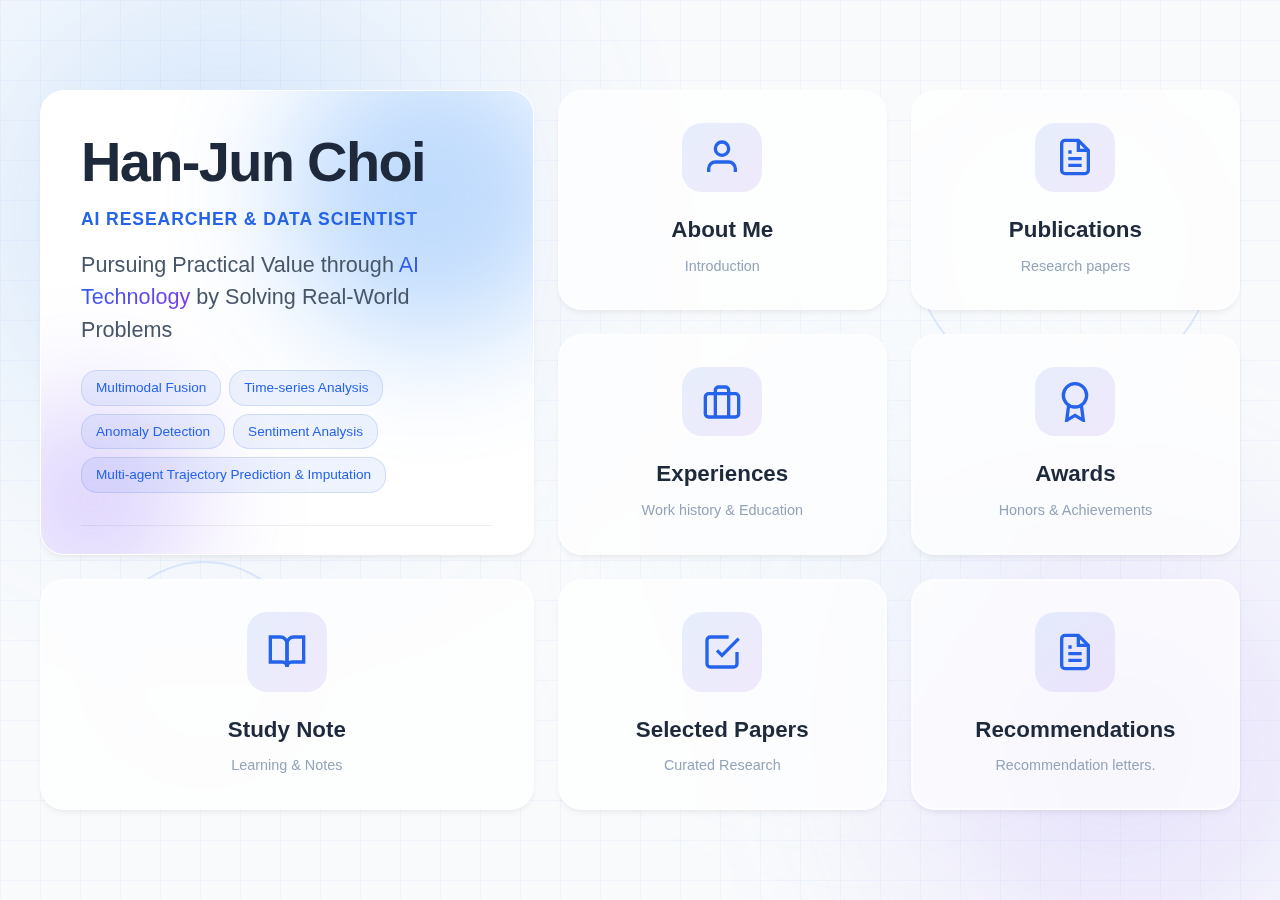
<file: index.html>
<!DOCTYPE html>
<html lang="ko">

<head>
    <meta charset="UTF-8">
    <meta name="viewport"
        content="width=device-width, initial-scale=1.0, minimum-scale=1.0, maximum-scale=1.0, user-scalable=no">
    <title>Han-Jun Choi - AI Researcher & Data Scientist</title>
    <meta name="description"
        content="AI Researcher & Data Scientist Han-Jun Choi's Portfolio. Specializing in Multimodal Sentiment Analysis and Trajectory Prediction.">

    <!-- Google Fonts -->
    <link rel="preconnect" href="https://fonts.googleapis.com">
    <link rel="preconnect" href="https://fonts.gstatic.com" crossorigin>
    <link href="https://fonts.googleapis.com/css2?family=Poppins:wght@300;400;500;600;700;800&display=swap"
        rel="stylesheet">

    <!-- Styles -->
    <link rel="stylesheet" href="css/variables.css">
    <link rel="stylesheet" href="css/style.css">
    <link rel="stylesheet" href="css/about.css">
    <link rel="stylesheet" href="css/experience.css">
    <link rel="stylesheet" href="css/publications.css">
    <link rel="stylesheet" href="css/awards.css">
    <link rel="stylesheet" href="css/selected-papers.css">
    <link rel="stylesheet" href="css/study-note.css">
    <link rel="stylesheet" href="css/recommendations.css">
</head>

<body>
    <!-- Ambient Background Animation -->
    <div class="ambient-background">
        <div class="blob blob-1"></div>
        <div class="blob blob-2"></div>
        <div class="blob blob-3"></div>
        <div class="grid-overlay"></div>
    </div>

    <!-- Dashboard View (Home) -->
    <div id="dashboard" class="dashboard-container">
        <div class="dashboard-grid">
            <!-- Hero Card (Large) -->
            <div class="card hero-card">
                <div class="card-content">

                    <h1 class="hero-name">Han-Jun Choi</h1>
                    <p class="hero-title">AI Researcher & Data Scientist</p>
                    <p class="hero-tagline">Pursuing Practical Value through <span class="gradient-text">AI
                            Technology</span> by Solving Real-World Problems </p>

                    <div class="hero-specialties">
                        <span class="specialty-tag">Multimodal Fusion</span>
                        <span class="specialty-tag">Time-series Analysis</span>
                        <span class="specialty-tag">Anomaly Detection</span>
                        <span class="specialty-tag">Sentiment Analysis</span>
                        <span class="specialty-tag">Multi-agent Trajectory Prediction & Imputation</span>
                    </div>

                    <div class="hero-stats-mini">
                        <div class="stat-mini">
                            <span class="stat-value">10+</span>
                            <span class="stat-label">Publications</span>
                        </div>
                        <div class="stat-mini">
                            <span class="stat-value">3</span>
                            <span class="stat-label">Awards</span>
                        </div>
                        <div class="stat-mini">
                            <span class="stat-value" id="career-years">2</span>
                            <span class="stat-label">CAREER</span>
                        </div>
                    </div>

                    <div class="hero-footer">
                        <p class="update-date">Updated December 2025</p>

                        <div class="social-links-enhanced">
                            <a href="mailto:hanjun_c@naver.com" class="social-link">
                                <svg width="20" height="20" viewBox="0 0 24 24" fill="none" stroke="currentColor"
                                    stroke-width="2">
                                    <path
                                        d="M4 4h16c1.1 0 2 .9 2 2v12c0 1.1-.9 2-2 2H4c-1.1 0-2-.9-2-2V6c0-1.1.9-2 2-2z">
                                    </path>
                                    <polyline points="22,6 12,13 2,6"></polyline>
                                </svg>
                                Email
                            </a>
                            <a href="https://www.linkedin.com/in/han-jun-choi" class="social-link" target="_blank"
                                rel="noopener noreferrer">
                                <svg width="20" height="20" viewBox="0 0 24 24" fill="none" stroke="currentColor"
                                    stroke-width="2">
                                    <path
                                        d="M16 8a6 6 0 0 1 6 6v7h-4v-7a2 2 0 0 0-2-2 2 2 0 0 0-2 2v7h-4v-7a6 6 0 0 1 6-6z">
                                    </path>
                                    <rect x="2" y="9" width="4" height="12"></rect>
                                    <circle cx="4" cy="4" r="2"></circle>
                                </svg>
                                LinkedIn
                            </a>
                            <a href="https://github.com/gkswns95" class="social-link" target="_blank"
                                rel="noopener noreferrer">
                                <svg width="20" height="20" viewBox="0 0 24 24" fill="none" stroke="currentColor"
                                    stroke-width="2">
                                    <path
                                        d="M9 19c-5 1.5-5-2.5-7-3m14 6v-3.87a3.37 3.37 0 0 0-.94-2.61c3.14-.35 6.44-1.54 6.44-7A5.44 5.44 0 0 0 20 4.77 5.07 5.07 0 0 0 19.91 1S18.73.65 16 2.48a13.38 13.38 0 0 0-7 0C6.27.65 5.09 1 5.09 1A5.07 5.07 0 0 0 5 4.77a5.44 5.44 0 0 0-1.5 3.78c0 5.42 3.3 6.61 6.44 7A3.37 3.37 0 0 0 9 18.13V22">
                                    </path>
                                </svg>
                                GitHub
                            </a>
                            <a href="https://sites.google.com/view/han-junchoi" class="social-link" target="_blank"
                                rel="noopener noreferrer">
                                <svg width="20" height="20" viewBox="0 0 24 24" fill="none" stroke="currentColor"
                                    stroke-width="2">
                                    <circle cx="12" cy="12" r="10"></circle>
                                    <line x1="2" y1="12" x2="22" y2="12"></line>
                                    <path
                                        d="M12 2a15.3 15.3 0 0 1 4 10 15.3 15.3 0 0 1-4 10 15.3 15.3 0 0 1-4-10 15.3 15.3 0 0 1 4-10z">
                                    </path>
                                </svg>
                                Website
                            </a>
                        </div>
                    </div>
                </div>
                <div class="card-bg-shapes">
                    <div class="shape s1"></div>
                    <div class="shape s2"></div>
                </div>
            </div>

            <!-- About Card -->
            <div class="card nav-card" data-target="about">
                <div class="card-icon-wrapper">
                    <svg class="card-icon-svg" viewBox="0 0 24 24" fill="none" stroke="currentColor" stroke-width="2">
                        <path d="M20 21v-2a4 4 0 0 0-4-4H8a4 4 0 0 0-4 4v2"></path>
                        <circle cx="12" cy="7" r="4"></circle>
                    </svg>
                </div>
                <h3>About Me</h3>
                <p>Introduction</p>
                <div class="card-decoration"></div>
            </div>

            <!-- Papers Card -->
            <div class="card nav-card" data-target="papers">
                <div class="card-icon-wrapper">
                    <svg class="card-icon-svg" viewBox="0 0 24 24" fill="none" stroke="currentColor" stroke-width="2">
                        <path d="M14 2H6a2 2 0 0 0-2 2v16a2 2 0 0 0 2 2h12a2 2 0 0 0 2-2V8z"></path>
                        <polyline points="14,2 14,8 20,8"></polyline>
                        <line x1="16" y1="13" x2="8" y2="13"></line>
                        <line x1="16" y1="17" x2="8" y2="17"></line>
                        <polyline points="10,9 9,9 8,9"></polyline>
                    </svg>
                </div>
                <h3>Publications</h3>
                <p>Research papers</p>
                <div class="card-decoration"></div>
            </div>

            <!-- Experience Card -->
            <div class="card nav-card" data-target="experience">
                <div class="card-icon-wrapper">
                    <svg class="card-icon-svg" viewBox="0 0 24 24" fill="none" stroke="currentColor" stroke-width="2">
                        <rect x="2" y="7" width="20" height="14" rx="2" ry="2"></rect>
                        <path d="M16 21V5a2 2 0 0 0-2-2h-4a2 2 0 0 0-2 2v16"></path>
                    </svg>
                </div>
                <h3>Experiences</h3>
                <p>Work history & Education</p>
                <div class="card-decoration"></div>
            </div>

            <!-- Awards Card -->
            <div class="card nav-card" data-target="awards">
                <div class="card-icon-wrapper">
                    <svg class="card-icon-svg" viewBox="0 0 24 24" fill="none" stroke="currentColor" stroke-width="2">
                        <circle cx="12" cy="8" r="7"></circle>
                        <polyline points="8.21,13.89 7,23 12,20 17,23 15.79,13.88"></polyline>
                    </svg>
                </div>
                <h3>Awards</h3>
                <p>Honors & Achievements</p>
                <div class="card-decoration"></div>
            </div>

            <!-- Study Note Card -->
            <div class="card nav-card" data-target="study-note">
                <div class="card-icon-wrapper">
                    <svg class="card-icon-svg" viewBox="0 0 24 24" fill="none" stroke="currentColor" stroke-width="2">
                        <path d="M2 3h6a4 4 0 0 1 4 4v14a3 3 0 0 0-3-3H2z"></path>
                        <path d="M22 3h-6a4 4 0 0 0-4 4v14a3 3 0 0 1 3-3h7z"></path>
                    </svg>
                </div>
                <h3>Study Note</h3>
                <p>Learning & Notes</p>
                <div class="card-decoration"></div>
            </div>

            <!-- Selected Papers Card -->
            <div class="card nav-card" data-target="selected-papers">
                <div class="card-icon-wrapper">
                    <svg class="card-icon-svg" viewBox="0 0 24 24" fill="none" stroke="currentColor" stroke-width="2">
                        <path d="M9 11l3 3L22 4"></path>
                        <path d="M21 12v7a2 2 0 0 1-2 2H5a2 2 0 0 1-2-2V5a2 2 0 0 1 2-2h11"></path>
                    </svg>
                </div>
                <h3>Selected Papers</h3>
                <p>Curated Research</p>
                <div class="card-decoration"></div>
            </div>

            <!-- Recommendations Card -->
            <div class="card nav-card" data-target="etc">
                <div class="card-icon-wrapper">
                    <svg class="card-icon-svg" viewBox="0 0 24 24" fill="none" stroke="currentColor" stroke-width="2">
                        <path d="M14 2H6a2 2 0 0 0-2 2v16a2 2 0 0 0 2 2h12a2 2 0 0 0 2-2V8z"></path>
                        <polyline points="14 2 14 8 20 8"></polyline>
                        <line x1="16" y1="13" x2="8" y2="13"></line>
                        <line x1="16" y1="17" x2="8" y2="17"></line>
                        <polyline points="10 9 9 9 8 9"></polyline>
                    </svg>
                </div>
                <h3>Recommendations</h3>
                <p>Recommendation letters.</p>
                <div class="card-decoration"></div>
            </div>
        </div>
    </div>

    <!-- Content Viewer (Hidden by default) -->
    <div id="content-viewer" class="content-viewer">
        <!-- Navigation Bar for Viewer -->
        <nav class="viewer-nav">
            <div class="container nav-container">
                <button id="back-btn" class="btn-back">
                    <span class="arrow">←</span> Home
                </button>

                <!-- Full Navigation Menu -->
                <ul class="viewer-menu">
                    <li><button class="nav-item" data-target="about">About</button></li>
                    <li><button class="nav-item" data-target="papers">Publications</button></li>
                    <li><button class="nav-item" data-target="experience">Experience</button></li>
                    <li><button class="nav-item" data-target="awards">Awards</button></li>
                    <li><button class="nav-item" data-target="study-note">Study Note</button></li>
                    <li><button class="nav-item" data-target="selected-papers">Selected Papers</button></li>
                    <li><button class="nav-item" data-target="etc">Recommendations</button></li>
                </ul>
            </div>
        </nav>

        <div class="viewer-body">
            <!-- About Section -->
            <section id="about" class="view-section">
                <div class="container">
                    <h2 class="section-title">About Me</h2>

                    <!-- Profile and Introduction -->
                    <div class="about-header">
                        <!-- Profile Image -->
                        <div class="profile-section">
                            <div class="profile-image-box">
                                <img src="images/profile.png" alt="Han-Jun Choi" class="profile-img"
                                    onerror="this.style.display='none'; this.nextElementSibling.style.display='flex'">
                                <div class="fallback-avatar">HC</div>
                            </div>
                        </div>

                        <!-- Introduction Text -->
                        <div class="intro-callout">
                            <p class="intro-text">
                                Hi, I am an AI researcher passionate about solving various practical challenges
                                encountered when deploying AI models in real-world settings. I've been working at the
                                <span style="color: #000; text-decoration: underline; font-weight: 600;">Korea
                                    Electronics Technology Institute (KETI)</span>, focusing on designing multimodal
                                fusion
                                frameworks that perform robustly under incomplete and noisy data. I received a B.S. and
                                an M.S. in Computer and Communication Engineering from Kangwon National University,
                                advised by <a href="https://sites.google.com/site/sangkikotoc/contact" target="_blank"
                                    rel="noopener noreferrer"
                                    style="color: inherit; text-decoration: underline; position: relative; z-index: 10;">Prof.
                                    Sang-Ki Ko</a>.
                            </p>
                        </div>
                    </div>

                    <!-- News Timeline -->
                    <div class="news-section">
                        <h3 class="news-heading">News & Achievements</h3>

                        <div class="timeline-container">
                            <!-- 2025 -->
                            <div class="timeline-item" data-keyword="CIKM Paper Accepted! 🎉">
                                <div class="timeline-marker">
                                    <span class="timeline-tooltip">CIKM Paper Accepted! 🎉</span>
                                </div>
                                <div class="timeline-content">
                                    <span class="timeline-date">2025.08</span>
                                    <p class="timeline-text">
                                        I am really excited to share that our short paper <strong>"Imputing Multi-Agent
                                            Trajectories from Event and Snapshot Data in Soccer"</strong> (participated
                                        as a co-author) is accepted to <span class="highlight">CIKM</span> (BK21 Top
                                        Conference).
                                    </p>
                                </div>
                            </div>

                            <div class="timeline-item" data-keyword="Best Paper Award! 🏆">
                                <div class="timeline-marker">
                                    <span class="timeline-tooltip">Best Paper Award! 🏆</span>
                                </div>
                                <div class="timeline-content">
                                    <span class="timeline-date">2025.06</span>
                                    <p class="timeline-text">
                                        The paper <strong>"Multimodal Sentiment Analysis under Incomplete Modalities
                                            with Missing Text Localization and Confidence-Aware Fusion"</strong> is
                                        accepted at KIBME and received the <span class="award">Best Paper Award!</span>
                                    </p>
                                </div>
                            </div>

                            <div class="timeline-item" data-keyword="ECML PKDD Accepted! 🎊">
                                <div class="timeline-marker">
                                    <span class="timeline-tooltip">ECML PKDD Accepted! 🎊</span>
                                </div>
                                <div class="timeline-content">
                                    <span class="timeline-date">2025.05</span>
                                    <p class="timeline-text">
                                        The paper <strong>"Trajectory Imputation in Multi-Agent Sports with
                                            Derivative-Accumulating Self-Ensemble"</strong> is accepted at <span
                                            class="highlight">ECML PKDD</span> (BK21 Top Conference).
                                    </p>
                                </div>
                            </div>

                            <!-- 2024 -->
                            <div class="timeline-item" data-keyword="HCLT Paper Published 📄">
                                <div class="timeline-marker">
                                    <span class="timeline-tooltip">HCLT Paper Published 📄</span>
                                </div>
                                <div class="timeline-content">
                                    <span class="timeline-date">2024.09</span>
                                    <p class="timeline-text">
                                        The paper <strong>"Analysis of Missing Modality Problems with Korean Multimodal
                                            Sentiment Data"</strong> is accepted at HCLT.
                                    </p>
                                </div>
                            </div>

                            <div class="timeline-item" data-keyword="KCTP Published 📝">
                                <div class="timeline-marker">
                                    <span class="timeline-tooltip">KCTP Published 📝</span>
                                </div>
                                <div class="timeline-content">
                                    <span class="timeline-date">2024.02</span>
                                    <p class="timeline-text">
                                        The paper <strong>"Transformer-Based Multi-Agent Trajectory Imputation Model
                                            using Permutation Equivariance"</strong> is published at KCTP.
                                    </p>
                                </div>
                            </div>

                            <div class="timeline-item" data-keyword="Joined KETI! 🚀">
                                <div class="timeline-marker">
                                    <span class="timeline-tooltip">Joined KETI! 🚀</span>
                                </div>
                                <div class="timeline-content">
                                    <span class="timeline-date">2024.01</span>
                                    <p class="timeline-text">
                                        I’m excited to share that I’ve started working at the <span class="highlight">AI
                                            Research
                                            Center at KETI!</span> at KETI (<span
                                            style="color: #000; text-decoration: underline; font-weight: 600;">Korea
                                            Electronics Technology Institute</span>).
                                    </p>
                                </div>
                            </div>

                            <!-- 2023 -->
                            <div class="timeline-item" data-keyword="KCC Excellence Award! 🥇">
                                <div class="timeline-marker">
                                    <span class="timeline-tooltip">KCC Excellence Award! 🥇</span>
                                </div>
                                <div class="timeline-content">
                                    <span class="timeline-date">2023.06</span>
                                    <p class="timeline-text">
                                        The paper <strong>"Deep-learning-based Multi-Agent Trajectory
                                            Imputation"</strong> is accepted at KCC. <span class="award">Excellent paper
                                            award</span>
                                    </p>
                                </div>
                            </div>

                            <div class="timeline-item" data-keyword="First KDD Paper! 🌟">
                                <div class="timeline-marker">
                                    <span class="timeline-tooltip">First KDD Paper! 🌟</span>
                                </div>
                                <div class="timeline-content">
                                    <span class="timeline-date">2023.05</span>
                                    <p class="timeline-text">
                                        Our paper <strong>"Ball trajectory inference from Multi-Agent Sports Contexts
                                            Using Set Transformer and Hierarchical Bi-LSTM"</strong> is accepted at
                                        <span class="highlight">KDD</span> (BK21 Top Conference). This is my first
                                        international publication!
                                    </p>
                                </div>
                            </div>

                            <!-- 2022 -->
                            <div class="timeline-item" data-keyword="KSC Paper Published 📚">
                                <div class="timeline-marker">
                                    <span class="timeline-tooltip">KSC Paper Published 📚</span>
                                </div>
                                <div class="timeline-content">
                                    <span class="timeline-date">2022.12</span>
                                    <p class="timeline-text">
                                        The paper <strong>"Optimal Data Generation Strategy for Training RNN-based
                                            Time-series Data Imputation Models"</strong> is published at KSC.
                                    </p>
                                </div>
                            </div>

                            <div class="timeline-item" data-keyword="KCC Paper Published 📖">
                                <div class="timeline-marker">
                                    <span class="timeline-tooltip">KCC Paper Published 📖</span>
                                </div>
                                <div class="timeline-content">
                                    <span class="timeline-date">2022.06</span>
                                    <p class="timeline-text">
                                        The paper <strong>"Comparison Study of Deep Learning-based Spatiotemporal Data
                                            Imputation Algorithms"</strong> is published at KCC.
                                    </p>
                                </div>
                            </div>

                            <div class="timeline-item" data-keyword="ICTC Paper Published 📃">
                                <div class="timeline-marker">
                                    <span class="timeline-tooltip">ICTC Paper Published 📃</span>
                                </div>
                                <div class="timeline-content">
                                    <span class="timeline-date">2022.02</span>
                                    <p class="timeline-text">
                                        The paper <strong>"Deep learning-based workout classification and repetition
                                            counting using IMU sensor data"</strong> is published at ICTC.
                                    </p>
                                </div>
                            </div>

                            <!-- 2021 -->
                            <div class="timeline-item" data-keyword="KSC Excellence Award! 🏅">
                                <div class="timeline-marker">
                                    <span class="timeline-tooltip">KSC Excellence Award! 🏅</span>
                                </div>
                                <div class="timeline-content">
                                    <span class="timeline-date">2021.12</span>
                                    <p class="timeline-text">
                                        The paper <strong>"Deep learning-based coordinate tracking algorithm for
                                            automated soccer video analysis"</strong> is accepted at KSC. <span
                                            class="award">Excellent paper award</span>
                                    </p>
                                </div>
                            </div>

                            <div class="timeline-item" data-keyword="My First Paper! 🎓">
                                <div class="timeline-marker">
                                    <span class="timeline-tooltip">My First Paper! 🎓</span>
                                </div>
                                <div class="timeline-content">
                                    <span class="timeline-date">2021.06</span>
                                    <p class="timeline-text">
                                        My first paper <strong>"Deep learning-based time-series wind speed data
                                            imputation algorithm using temperature data"</strong> is accepted at KCC!
                                    </p>
                                </div>
                            </div>
                        </div>
                    </div>
                </div>
            </section>

            <!-- Experience Section -->
            <section id="experience" class="view-section">
                <div class="container">
                    <h2 class="section-title">Work Experience & Education</h2>
                    <div class="timeline">
                        <!-- Experience Item 1 -->
                        <div class="timeline-item">
                            <div class="timeline-date">2024.01 - Present</div>
                            <div class="timeline-content">
                                <div class="timeline-text-content">
                                    <h3><a href="https://www.keti.re.kr/eng/main/main.php" target="_blank"
                                            rel="noopener noreferrer"
                                            style="color: #000; text-decoration: underline; font-weight: 700;">Korea
                                            Electronics
                                            Technology Institute (KETI)</a></h3>
                                    <ul class="timeline-list">
                                        <li><strong style="color: var(--primary);">Multimodal Sentiment
                                                Analysis</strong>
                                            <ul
                                                style="list-style-type: circle; margin-left: 20px; margin-top: 5px; margin-bottom: 10px;">
                                                <li>Conference paper submission to <span
                                                        style="text-decoration: underline;">CVPR</span> (<span
                                                        style="text-decoration: underline;">1st author</span>, under
                                                    review)</li>
                                                <li>Conference paper publication at <span
                                                        style="text-decoration: underline;">KIBME</span> (<span
                                                        style="text-decoration: underline;">1st author</span>, <span
                                                        style="text-decoration: underline;">best paper award</span>)
                                                </li>
                                                <li>Conference paper publication at <span
                                                        style="text-decoration: underline;">HCLT</span> (<span
                                                        style="text-decoration: underline;">1st author</span>, oral
                                                    presentation)
                                                </li>
                                                <li>Development of a Korean multimodal data processing pipeline (<span
                                                        style="text-decoration: underline;">SW program
                                                        registration</span>)</li>
                                            </ul>
                                        </li>
                                        <li><strong style="color: var(--primary);">Multimodal Emotion
                                                Recognition</strong>
                                            <ul
                                                style="list-style-type: circle; margin-left: 20px; margin-top: 5px; margin-bottom: 10px;">
                                                <li>Development of a multimodal emotion recognition framework</li>
                                                <li>Journal submission in preparation (SCI(E), IF: 1.7, Q3)</li>
                                            </ul>
                                        </li>
                                        <li><strong style="color: var(--primary);">Multi-object Tracking</strong>
                                            <ul
                                                style="list-style-type: circle; margin-left: 20px; margin-top: 5px; margin-bottom: 10px;">
                                                <li>Conference paper publication at <span
                                                        style="text-decoration: underline;">ECML-PKDD</span> (1st
                                                    author, <span style="text-decoration: underline;">BK21 Second-tier
                                                        conference</span>)</li>
                                                <li>Conference paper publication at <span
                                                        style="text-decoration: underline;">CIKM</span> (3rd author,
                                                    <span style="text-decoration: underline;">BK21 Top-tier
                                                        conference</span>)
                                                </li>
                                            </ul>
                                        </li>
                                        <li><strong style="color: var(--primary);">Gaze Estimation</strong>
                                            <ul
                                                style="list-style-type: circle; margin-left: 20px; margin-top: 5px; margin-bottom: 10px;">
                                                <li>Data preprocessing and label validity verification</li>
                                                <li>Reviewing key papers in gaze estimation</li>
                                            </ul>
                                        </li>
                                        <li><strong style="color: var(--primary);">MetaHuman Avatar Development</strong>
                                            <ul
                                                style="list-style-type: circle; margin-left: 20px; margin-top: 5px; margin-bottom: 10px;">
                                                <li>Construction of MetaHuman avatar data for empathetic AI chatbots
                                                </li>
                                                <li>Preprocessing of MetaHuman avatars using 3D mesh‑based tools</li>
                                            </ul>
                                        </li>
                                        <li><strong style="color: var(--primary);">Other Activities</strong>
                                            <ul
                                                style="list-style-type: circle; margin-left: 20px; margin-top: 5px; margin-bottom: 10px;">
                                                <li>ICT technology commercialization (2024 & 2025)</li>
                                                <li>Seminar presentations (4 times)</li>
                                            </ul>
                                        </li>
                                    </ul>
                                </div>
                                <div class="experience-keywords">
                                    <h4 class="keywords-title">🛠️ Tech Stack & Skills</h4>
                                    <!-- Tech Stack -->
                                    <div class="keyword-group">
                                        <span class="keyword-tag tech">Python</span>
                                        <span class="keyword-tag tech">PyTorch</span>
                                        <span class="keyword-tag tech">TensorFlow</span>
                                        <span class="keyword-tag tech">NumPy</span>
                                        <span class="keyword-tag tech">Pandas</span>
                                        <span class="keyword-tag tech">Scikit-learn</span>
                                        <span class="keyword-tag tech">Matplotlib</span>
                                        <span class="keyword-tag tech">OpenCV</span>
                                        <span class="keyword-tag tech">Librosa</span>
                                        <span class="keyword-tag tech">OpenFace</span>
                                    </div>
                                    <!-- Research Areas -->
                                    <div class="keyword-group">
                                        <span class="keyword-tag research">Multimodal Fusion</span>
                                        <span class="keyword-tag research">Emotion Recognition</span>
                                        <span class="keyword-tag research">Sentiment Analysis</span>
                                        <span class="keyword-tag research">Gaze Estimation</span>
                                        <span class="keyword-tag research">Prompt Engineering</span>
                                    </div>
                                    <!-- Frameworks -->
                                    <div class="keyword-group">
                                        <span class="keyword-tag framework">RNNs</span>
                                        <span class="keyword-tag framework">CNNs</span>
                                        <span class="keyword-tag framework">Transformer</span>
                                        <span class="keyword-tag framework">Multimodal Transformer</span>
                                        <span class="keyword-tag framework">LLMs</span>
                                        <span class="keyword-tag framework">BERT</span>
                                        <span class="keyword-tag framework">Agent</span>
                                        <span class="keyword-tag framework">Cross-modal Transformer</span>
                                    </div>
                                </div>

                            </div>
                        </div>
                        <!-- Education Item 1 -->
                        <div class="timeline-item">
                            <div class="timeline-date">M.S Degree</div>
                            <div class="timeline-content">
                                <div class="timeline-text-content">
                                    <h3><span style="text-decoration: underline;">Kangwon National University
                                            (KNU)</span>
                                    </h3>
                                    <span class="company">M.S. in Computer Information & Communication
                                        Engineering</span>
                                    <p class="gpa">GPA: 4.38 / 4.5</p>

                                    <ul class="timeline-list">
                                        <li><strong style="color: var(--primary); font-size: 1rem;">Research
                                                Topics</strong>
                                            <ul
                                                style="list-style-type: circle; margin-left: 20px; margin-top: 5px; margin-bottom: 10px;">
                                                <li>Multivariate Time-Series Analysis</li>
                                                <li>Time-Series Imputation</li>
                                                <li>Multi-Object Detection</li>
                                                <li>Multi-Object Tracking</li>
                                                <li>Multi-Object Imputation</li>
                                                <li>Sports Analytics</li>
                                            </ul>
                                        </li>
                                        <li><strong style="color: var(--primary); font-size: 1rem;">Research
                                                Papers</strong>
                                            <ul
                                                style="list-style-type: circle; margin-left: 20px; margin-top: 5px; margin-bottom: 10px;">
                                                <li>[KTCP 2024] Transformer-Based Multi-Agent Trajectory Imputation
                                                    Model using Permutation Equivariance (<span
                                                        style="text-decoration: underline;">1st author</span>, KCI
                                                    Journal)</li>
                                                <li>[KDD 2023] Ball trajectory inference from Multi-Agent Sports
                                                    Contexts Using Set Transformer and Hierarchical Bi-LSTM (2nd author,
                                                    <span style="text-decoration: underline;">BK21 Top-tier
                                                        conference</span>, oral presentation)
                                                </li>
                                                <li>[KCC 2023] Deep-learning-based Multi-Agent Trajectory Imputation
                                                    (<span style="text-decoration: underline;">1st author</span>,
                                                    domestic conference, <span style="text-decoration: underline;">best
                                                        paper award</span>)</li>
                                                <li>[KSC 2022] Comparison Study of Deep Learning-based Spatiotemporal
                                                    Data Imputation Algorithms (2nd author, domestic conference, oral
                                                    presentation)</li>
                                                <li>[ITCT 2022] Deep learning-based workout classification and
                                                    repetition counting using IMU sensor data (<span
                                                        style="text-decoration: underline;">1st author</span>, domestic
                                                    conference, oral presentation)</li>
                                                <li>[KSC 2022] Optimal Data Generation Strategy for Training RNN-based
                                                    Time-series Data Imputation Models (<span
                                                        style="text-decoration: underline;">1st author</span>, domestic
                                                    conference,
                                                    oral presentation)</li>
                                            </ul>
                                        </li>
                                        <li><strong style="color: var(--primary); font-size: 1rem;">Teaching
                                                Assistant</strong>
                                            <ul
                                                style="list-style-type: circle; margin-left: 20px; margin-top: 5px; margin-bottom: 10px;">
                                                <li>Understanding of Artificial Intelligence</li>
                                                <li>Understanding of Artificial Intelligence</li>
                                                <li>Programming Languages</li>
                                                <li>Compiler Design</li>
                                            </ul>
                                        </li>
                                    </ul>
                                </div>
                                <div class="experience-keywords">
                                    <h4 class="keywords-title">🛠️ Tech Stack & Skills</h4>
                                    <!-- Tech Stack -->
                                    <div class="keyword-group">
                                        <span class="keyword-tag tech">Python</span>
                                        <span class="keyword-tag tech">PyTorch</span>
                                        <span class="keyword-tag tech">OpenCV</span>
                                        <span class="keyword-tag tech">NumPy</span>
                                        <span class="keyword-tag tech">Pandas</span>
                                        <span class="keyword-tag tech">Scikit-learn</span>
                                        <span class="keyword-tag tech">Matplotlib</span>
                                    </div>
                                    <!-- Research Areas -->
                                    <div class="keyword-group">
                                        <span class="keyword-tag research">Timeseries Analysis</span>
                                        <span class="keyword-tag research">Sports Analytics</span>
                                        <span class="keyword-tag research">Multivariate Time Series Imputation</span>
                                        <span class="keyword-tag research">Multivariate Time Series Forecasting</span>
                                        <span class="keyword-tag research">Multi-object Detection</span>
                                        <span class="keyword-tag research">Multi-object Trajectory Tracking</span>
                                        <span class="keyword-tag research">Multi-object Trajectory Prediction</span>
                                        <span class="keyword-tag research">Sports Analytics</span>
                                    </div>
                                    <!-- Frameworks -->
                                    <div class="keyword-group">
                                        <span class="keyword-tag framework">RNNs</span>
                                        <span class="keyword-tag framework">CNNs</span>
                                        <span class="keyword-tag framework">Seq2Seq</span>
                                        <span class="keyword-tag framework">Transformer</span>
                                        <span class="keyword-tag framework">GNN</span>
                                        <span class="keyword-tag framework">VAE</span>
                                        <span class="keyword-tag framework">GAN</span>
                                        <span class="keyword-tag framework">Diffusion</span>
                                        <span class="keyword-tag framework">YOLO</span>
                                        <span class="keyword-tag framework">DETR</span>
                                        <span class="keyword-tag framework">Fast R-CNN</span>
                                        <span class="keyword-tag framework">Hungarian Algorithm</span>

                                    </div>
                                </div>

                            </div>
                        </div>
                        <!-- Education Item 2 -->
                        <div class="timeline-item">
                            <div class="timeline-date">B.S Degree</div>
                            <div class="timeline-content">
                                <div class="timeline-text-content">
                                    <h3><span style="text-decoration: underline;">Kangwon National University
                                            (KNU)</span>
                                    </h3>
                                    <span class="company">B.S. in Computer Information & Communication
                                        Engineering</span>
                                    <p class="gpa">GPA: 3.88 / 4.5</p>

                                    <ul class="timeline-list">
                                        <li><strong style="color: var(--primary); font-size: 1rem;">Research
                                                Topics</strong>
                                            <ul
                                                style="list-style-type: circle; margin-left: 20px; margin-top: 5px; margin-bottom: 10px;">
                                                <li>Multivariate Time-Series Analysis</li>
                                                <li>Time-Series Imputation</li>
                                                <li>Multi-Object Detection</li>
                                                <li>Multi-Object Tracking</li>
                                                <li>Sports Analytics</li>
                                            </ul>
                                        </li>
                                        <li><strong style="color: var(--primary); font-size: 1rem;">Research
                                                Papers</strong>
                                            <ul
                                                style="list-style-type: circle; margin-left: 20px; margin-top: 5px; margin-bottom: 10px;">
                                                <li>[KSC 2021] Deep learning–based coordinate tracking algorithm for
                                                    automated soccer video analysis (<span
                                                        style="text-decoration: underline;">1st author</span>, domestic
                                                    conference,
                                                    <span style="text-decoration: underline;">Best Paper Award</span>)
                                                </li>
                                                <li>[KSC 2021] Deep learning–based time-series wind speed data
                                                    imputation using temperature data (<span
                                                        style="text-decoration: underline;">1st author</span>, domestic
                                                    conference,
                                                    Oral Presentation)</li>
                                            </ul>
                                        </li>
                                        <li><strong style="color: var(--primary); font-size: 1rem;">Other
                                                Activities</strong>
                                            <ul
                                                style="list-style-type: circle; margin-left: 20px; margin-top: 5px; margin-bottom: 10px;">
                                                <li>Participation in the DACON AI Competition: <a
                                                        href="https://dacon.io/competitions/official/235720/overview/description"
                                                        target="_blank" rel="noopener noreferrer"
                                                        style="color: inherit; text-decoration: underline;">Solar Power
                                                        Generation Forecasting</a></li>
                                                <li>Participation in the DACON AI Competition: <a
                                                        href="https://dacon.io/competitions/official/235746/overview/description"
                                                        target="_blank" rel="noopener noreferrer"
                                                        style="color: inherit; text-decoration: underline;">AI-Based
                                                        Camera Image Quality Enhancement</a></li>
                                                <li>Participation in the Joint Hackathon for SW-University: <a
                                                        href="https://www.swuniv.kr/60/?bmode=view&idx=5785295"
                                                        target="_blank" rel="noopener noreferrer"
                                                        style="color: inherit; text-decoration: underline;">Link</a>
                                                </li>
                                                <li>Participation in the AI Grand Challenge: <a
                                                        href="https://ai-challenge.kr/" target="_blank"
                                                        rel="noopener noreferrer"
                                                        style="color: inherit; text-decoration: underline;">AI system
                                                        for mathematical problem solving</a></li>
                                                <li>Project: Developing exercise classification and counting model</li>
                                            </ul>
                                        </li>
                                        <li><strong style="color: var(--primary); font-size: 1rem;">Teaching
                                                Assistant</strong>
                                            <ul
                                                style="list-style-type: circle; margin-left: 20px; margin-top: 5px; margin-bottom: 10px;">
                                                <li>Programming Languages</li>
                                            </ul>
                                        </li>
                                    </ul>
                                </div>
                                <div class="experience-keywords">
                                    <h4 class="keywords-title">🛠️ Tech Stack & Skills</h4>
                                    <!-- Tech Stack -->
                                    <div class="keyword-group">
                                        <span class="keyword-tag tech">Python</span>
                                        <span class="keyword-tag tech">PyTorch</span>
                                        <span class="keyword-tag tech">NumPy</span>
                                        <span class="keyword-tag tech">Pandas</span>
                                        <span class="keyword-tag tech">Scikit-learn</span>
                                        <span class="keyword-tag tech">Matplotlib</span>
                                        <span class="keyword-tag tech">OpenCV</span>
                                    </div>
                                    <!-- Research Areas -->
                                    <div class="keyword-group">
                                        <span class="keyword-tag research">Time Series Analysis</span>
                                        <span class="keyword-tag research">Image Classification</span>
                                        <span class="keyword-tag research">Multivariate Time Series Imputation</span>
                                        <span class="keyword-tag research">Multi-object Tracking</span>
                                        <span class="keyword-tag research">Multi-object Detection</span>
                                        <span class="keyword-tag research">Sports Analytics</span>
                                    </div>
                                    <div class="keyword-group">
                                        <span class="keyword-tag framework">RNNs</span>
                                        <span class="keyword-tag framework">CNNs</span>
                                        <span class="keyword-tag framework">GRU</span>
                                        <span class="keyword-tag framework">Seq2Seq</span>
                                        <span class="keyword-tag framework">DETR</span>
                                        <span class="keyword-tag framework">YOLO</span>
                                        <span class="keyword-tag framework">Fast R-CNN</span>
                                    </div>
                                </div>

                            </div>
                        </div>
                    </div>
                </div>
            </section>

            <!-- Papers Section -->
            <section id="papers" class="view-section">
                <div class="container">
                    <h2 class="section-title">Research Papers</h2>

                    <!-- Legend -->
                    <div class="papers-legend">
                        <span class="legend-item"><span class="icon-equal">*</span> Equal Contribution</span>
                        <span class="legend-item"><span class="icon-award">🏆</span> Award</span>
                        <span class="legend-item"><span class="icon-key">📌</span> Key Paper</span>
                    </div>

                    <!-- Publications Timeline -->
                    <div class="publications-timeline">

                        <!-- Year 2025 -->
                        <div class="year-group">
                            <div class="year-marker">2025</div>

                            <div class="paper-item">

                                <div class="paper-content">
                                    <h3 class="paper-title">TCMR: Text Confidence-aware Missing Semantic Reconstruction
                                        for Incomplete Multimodal Sentiment Analysis</h3>
                                    <p class="paper-authors">
                                        <strong style="text-decoration: underline;">Han-Jun Choi</strong>,
                                        <span class="author-link underline">Byunggill Joe</span>,
                                        <span class="author-link underline">Saim Shin</span>,
                                        <span class="author-link underline">Jin Yea Jang</span>
                                    </p>
                                    <p class="paper-venue">[Under-review] · 2025년 11월</p>
                                </div>
                            </div>

                            <div class="paper-item">

                                <div class="paper-content">
                                    <h3 class="paper-title">Imputing Multi-Agent Trajectories from Event and Snapshot
                                        Data in Soccer</h3>
                                    <p class="paper-authors">
                                        <span class="author-link">Geonhee Jo</span>,
                                        <span class="author-link">Miru Hong</span>,
                                        <strong style="text-decoration: underline;">Han-Jun Choi</strong>,
                                        <span class="author-link">Pascal Bauer</span> and
                                        <span class="author-link">Sang-Ki Ko</span>
                                    </p>
                                    <p class="paper-venue">[CIKM] · 2025년 8월 | BK21 최우수 국제 학술대회</p>
                                </div>
                            </div>

                            <div class="paper-item has-award has-key">
                                <span class="paper-number"><span class="icon-key">📌</span></span>
                                <div class="paper-content">
                                    <h3 class="paper-title">Trajectory Imputation in Multi-Agent Sports with
                                        Derivative-Accumulating Self-Ensemble</h3>
                                    <p class="paper-authors">
                                        <strong style="text-decoration: underline;">Han-Jun Choi</strong><span
                                            class="icon-equal">*</span>,
                                        <span class="author-link underline">Hyunsung Kim</span><span
                                            class="icon-equal">*</span>,
                                        <span class="author-link underline">Minho Lee</span>,
                                        <span class="author-link underline">Minchul Jeong</span>,
                                        <span class="author-link underline">Chang-Jo Kim</span>,
                                        <span class="author-link underline">Jinsung Yoon</span>,
                                        <span class="author-link underline">Sang-Ki Ko</span>
                                    </p>
                                    <p class="paper-venue">[ECML PKDD] · 2025년 6월 29일 | BK21 우수 국제 학술대회</p>
                                </div>
                            </div>

                            <div class="paper-item has-award">
                                <span class="paper-number"><span class="icon-award">🏆</span></span>
                                <div class="paper-content">
                                    <h3 class="paper-title">Multimodal Sentiment Analysis under Incomplete Modalities
                                        with Missing Text Localization and Confidence Aware Fusion</h3>
                                    <p class="paper-authors">
                                        <strong style="text-decoration: underline;">Han-Jun Choi</strong>,
                                        <span class="author-link underline">Byunggill Joe</span>,
                                        <span class="author-link underline">Jin Yea Jang</span> | 최우수 논문상 <span
                                            class="icon-award">🏆</span>
                                    </p>
                                    <p class="paper-venue">[KIBME] · 2025년 2월 29일</p>
                                </div>
                            </div>
                        </div>

                        <!-- Year 2024 -->
                        <div class="year-group">
                            <div class="year-marker">2024</div>

                            <div class="paper-item">

                                <div class="paper-content">
                                    <h3 class="paper-title">Analysis of Missing Modality Problems with Korean Multimodal
                                        Sentiment Data</h3>
                                    <p class="paper-authors">
                                        <strong style="text-decoration: underline;">Han-Jun Choi</strong>,
                                        <span class="author-link underline">Saim Shin</span>,
                                        <span class="author-link underline">Jin Yea Jang</span>
                                    </p>
                                    <p class="paper-venue">[HCLT] · 2024년 10월 17일</p>
                                </div>
                            </div>

                            <div class="paper-item">

                                <div class="paper-content">
                                    <h3 class="paper-title">Transformer-Based Multi-Agent Trajectory Imputation Model
                                        using Permutation Equivariance</h3>
                                    <p class="paper-authors">
                                        <strong style="text-decoration: underline;">Han-Jun Choi</strong>,
                                        <span class="author-link underline">Hyun-Woo Park</span>,
                                        <span class="author-link underline">Sang-Ki Ko</span>
                                    </p>
                                    <p class="paper-venue">[KTCP] · 2024년 2월 1일</p>
                                </div>
                            </div>
                        </div>

                        <!-- Year 2023 -->
                        <div class="year-group">
                            <div class="year-marker">2023</div>

                            <div class="paper-item has-award has-key">
                                <span class="paper-number"><span class="icon-key">📌</span></span>
                                <div class="paper-content">
                                    <h3 class="paper-title">Ball trajectory inference from Multi-Agent Sports Contexts
                                        Using Set Transformer and Hierarchical Bi-LSTM</h3>
                                    <p class="paper-authors">
                                        <span class="author-link underline">Hyunsung Kim</span>,
                                        <strong style="text-decoration: underline;">Han-Jun Choi</strong>,
                                        <span class="author-link underline">Chang-Jo Kim</span>,
                                        <span class="author-link underline">Jinsung Yoon</span>,
                                        <span class="author-link underline">Sang-Ki Ko</span>
                                    </p>
                                    <p class="paper-venue">[KDD] · 2023년 8월 6일 | BK21 최우수 국제 학술대회</p>
                                </div>
                            </div>

                            <div class="paper-item has-award">
                                <span class="paper-number"><span class="icon-award">🏆</span></span>
                                <div class="paper-content">
                                    <h3 class="paper-title">Deep-learning-based Multi-Agent Trajectory Imputation</h3>
                                    <p class="paper-authors">
                                        <strong style="text-decoration: underline;">Han-Jun Choi</strong>,
                                        <span class="author-link underline">Hyun-Woo Park</span>,
                                        <span class="author-link underline">Sang-Ki Ko</span>
                                    </p>
                                    <p class="paper-venue">[KCC] · 2023년 6월 / 우수발표 논문상 <span
                                            class="icon-award">🏆</span></p>
                                </div>
                            </div>
                        </div>

                        <!-- Year 2022 -->
                        <div class="year-group">
                            <div class="year-marker">2022</div>



                            <div class="paper-item">

                                <div class="paper-content">
                                    <h3 class="paper-title">Comparison Study of Deep Learning-based Spatiotemporal Data
                                        Imputation Algorithms</h3>
                                    <p class="paper-authors">
                                        <span class="author-link underline">Park Hyun Woo</span>,
                                        <strong style="text-decoration: underline;">Han-Jun Choi</strong>,
                                        <span class="author-link underline">Sang-Ki Ko</span>
                                    </p>
                                    <p class="paper-venue">[KSC] · 2022년 6월 30일</p>
                                </div>
                            </div>

                            <div class="paper-item">

                                <div class="paper-content">
                                    <h3 class="paper-title">Deep learning-based workout classification and repetition
                                        counting using IMU sensor data</h3>
                                    <p class="paper-authors">
                                        <strong style="text-decoration: underline;">Han-Jun Choi</strong>,
                                        <span class="author-link underline">Min Gi Jeon</span>,
                                        <span class="author-link underline">Su-Hyeon Kim</span>,
                                        <span class="author-link underline">Sang-Ki Ko</span>,
                                        <span class="author-link underline">Hal-Gyun Jeong</span>
                                    </p>
                                    <p class="paper-venue">[ITCT] · 2022년 2월 9일</p>
                                </div>
                            </div>

                            <div class="paper-item">

                                <div class="paper-content">
                                    <h3 class="paper-title">Optimal Data Generation Strategy for Training RNN-based
                                        Time-series Data Imputation Models</h3>
                                    <p class="paper-authors">
                                        <strong style="text-decoration: underline;">Han-Jun Choi</strong>,
                                        <span class="author-link underline">Park Hyun Woo</span>,
                                        <span class="author-link underline">Sang-Ki Ko</span>
                                    </p>
                                    <p class="paper-venue">[KSC] · 2022년 1월 19일</p>
                                </div>
                            </div>
                        </div>

                        <!-- Year 2021 -->
                        <div class="year-group">
                            <div class="year-marker">2021</div>

                            <div class="paper-item has-award">
                                <span class="paper-number"><span class="icon-award">🏆</span></span>
                                <div class="paper-content">
                                    <h3 class="paper-title">Deep learning-based coordinate tracking algorithm for
                                        automated soccer video analysis</h3>
                                    <p class="paper-authors">
                                        <strong style="text-decoration: underline;">Han-Jun Choi</strong>,
                                        <span class="author-link underline">Hyun-Woo Park</span>,
                                        <span class="author-link underline">Hyun-Sung Kim</span>,
                                        <span class="author-link underline">Dong-Wook Chung</span>,
                                        <span class="author-link underline">Jongeun Chung</span>,
                                        <span class="author-link underline">Sang-Ki ko</span> and
                                        <span class="author-link underline">Jongeun Chung</span>
                                    </p>
                                    <p class="paper-venue">[KSC] · 2021년 12월 20일 / 우수 논문상 수상 <span
                                            class="icon-award">🏆</span></p>
                                </div>
                            </div>

                            <div class="paper-item">

                                <div class="paper-content">
                                    <h3 class="paper-title">Deep learning-based time-series wind speed data imputation
                                        algorithm using temperature data</h3>
                                    <p class="paper-authors">
                                        <strong style="text-decoration: underline;">Han-Jun Choi</strong>,
                                        <span class="author-link underline">Sang-Ki Ko</span>, and
                                        <span class="author-link underline">Jongwoon Lim</span>
                                    </p>
                                    <p class="paper-venue">[KSC] · 2021년 6월 23일</p>
                                </div>
                            </div>
                        </div>

                    </div>
                </div>
            </section>

            <!-- Awards Section -->
            <section id="awards" class="view-section">
                <div class="container">
                    <h2 class="section-title">Awards</h2>

                    <!-- Awards Timeline -->
                    <div class="awards-timeline">

                        <!-- Year 2025 -->
                        <div class="award-year-group">
                            <div class="award-year-marker">2025</div>

                            <div class="award-item best">
                                <div class="award-badge">
                                    <svg class="award-medal" viewBox="0 0 24 24" fill="none">
                                        <circle cx="12" cy="9" r="7" fill="#FFD700" stroke="#FFA500"
                                            stroke-width="1.5" />
                                        <path d="M8 14L7 23L12 20L17 23L16 14" fill="#FFD700" stroke="#FFA500"
                                            stroke-width="1.5" />
                                        <circle cx="12" cy="9" r="4" fill="#FFF8DC" />
                                    </svg>
                                </div>
                                <div class="award-details">
                                    <div class="award-header">
                                        <h3 class="award-title">Best Paper Award</h3>
                                        <span class="award-rank gold">1st Place</span>
                                    </div>
                                    <p class="award-organization">KIBME 2025 (Korean Institute of Broadcast and Media
                                        Engineers)</p>
                                    <p class="award-paper">Multimodal Sentiment Analysis under Incomplete Modalities
                                        with Missing Text Localization and Confidence Aware Fusion</p>
                                    <p class="award-date">February 29, 2025</p>
                                </div>
                            </div>
                        </div>

                        <!-- Year 2023 -->
                        <div class="award-year-group">
                            <div class="award-year-marker">2023</div>

                            <div class="award-item excellent">
                                <div class="award-badge">
                                    <svg class="award-medal" viewBox="0 0 24 24" fill="none">
                                        <circle cx="12" cy="9" r="7" fill="#E8E8E8" stroke="#D5D5D5"
                                            stroke-width="1.5" />
                                        <path d="M8 14L7 23L12 20L17 23L16 14" fill="#E8E8E8" stroke="#D5D5D5"
                                            stroke-width="1.5" />
                                        <circle cx="12" cy="9" r="4" fill="#F5F5F5" />
                                    </svg>
                                </div>
                                <div class="award-details">
                                    <div class="award-header">
                                        <h3 class="award-title">Excellent Paper Award</h3>
                                        <span class="award-rank silver">Outstanding</span>
                                    </div>
                                    <p class="award-organization">KCC 2023 (Korea Computer Congress)</p>
                                    <p class="award-paper">Deep-learning-based Multi-Agent Trajectory Imputation</p>
                                    <p class="award-date">June 30, 2023</p>
                                </div>
                            </div>
                        </div>

                        <!-- Year 2021 -->
                        <div class="award-year-excellent">
                            <div class="award-year-marker">2021</div>

                            <div class="award-item excellent">
                                <div class="award-badge">
                                    <svg class="award-medal" viewBox="0 0 24 24" fill="none">
                                        <circle cx="12" cy="9" r="7" fill="#E8E8E8" stroke="#D5D5D5"
                                            stroke-width="1.5" />
                                        <path d="M8 14L7 23L12 20L17 23L16 14" fill="#E8E8E8" stroke="#D5D5D5"
                                            stroke-width="1.5" />
                                        <circle cx="12" cy="9" r="4" fill="#F5F5F5" />
                                    </svg>
                                </div>
                                <div class="award-details">
                                    <div class="award-header">
                                        <h3 class="award-title">Excellent Paper Award</h3>
                                        <span class="award-rank silver">Outstanding</span>
                                    </div>
                                    <p class="award-organization">KSC 2021 (Korea Software Congress)</p>
                                    <p class="award-paper">Deep learning-based coordinate tracking algorithm for
                                        automated soccer video analysis</p>
                                    <p class="award-date">December 20, 2021</p>
                                </div>
                            </div>
                        </div>
                    </div>
            </section>

            <!-- Study Note Section -->
            <section id="study-note" class="view-section">
                <div class="container">
                    <h2 class="section-title">Study Note</h2>

                    <div class="study-note-banner-container">
                        <a href="https://www.notion.so/hj-ai-engineer/HJ-s-Study-note-289fae49895480d9bafac9fdf69a0194"
                            target="_blank" rel="noopener noreferrer" class="study-note-banner-link">
                            <div class="study-note-banner">
                                <img src="images/study-note-banner.png" alt="HJ's Study Note" class="banner-image">
                                <div class="banner-overlay">
                                    <div class="banner-content">
                                        <svg width="48" height="48" viewBox="0 0 24 24" fill="none" stroke="white"
                                            stroke-width="2" class="click-icon">
                                            <path d="M15 3h6v6M9 21H3v-6M21 3l-7 7M3 21l7-7"></path>
                                        </svg>
                                        <p class="banner-text">Click to visit HJ's Study Note on Notion</p>
                                        <p class="banner-subtext">Deep Learning, Coding Study, and more →</p>
                                    </div>
                                </div>
                            </div>
                        </a>
                    </div>
                </div>
            </section>

            <!-- Selected Papers Section -->
            <section id="selected-papers" class="view-section">
                <div class="container">
                    <h2 class="section-title">Selected Papers</h2>

                    <div class="selected-papers-grid">
                        <!-- Paper TCMR -->
                        <div class="paper-card" data-id="paper-tcmr" data-preview="images/TCMR_framework.png">
                            <span class="paper-card-venue">Under-review</span>
                            <h3 class="paper-card-title">TCMR: Text Confidence-aware Missing Semantic Reconstruction for
                                Incomplete Multimodal Sentiment Analysis</h3>
                            <p class="paper-card-authors">Han-Jun Choi, Byunggill Joe, Saim Shin, Jin Yea Jang</p>

                            <div class="paper-card-footer">
                                <button class="view-details-btn">
                                    View Project
                                    <svg width="16" height="16" viewBox="0 0 24 24" fill="none" stroke="currentColor"
                                        stroke-width="2">
                                        <path d="M5 12h14M12 5l7 7-7 7" />
                                    </svg>
                                </button>
                            </div>

                            <div class="paper-details-content" style="display: none;">
                                <div class="detail-abstract" data-lang="ko">
                                    <h4
                                        style="font-weight: 700; margin-bottom: 12px; color: var(--primary); display: flex; align-items: center; gap: 8px;">
                                        <svg width="20" height="20" viewBox="0 0 24 24" fill="none"
                                            stroke="currentColor" stroke-width="2">
                                            <circle cx="12" cy="12" r="10"></circle>
                                            <path d="M12 6v6l4 2"></path>
                                        </svg>
                                        주요 목표
                                    </h4>
                                    <p>데이터 수집 과정에서 발생하는 결측치/노이즈에 강건한 신뢰도 기반 텍스트 중심의 멀티모달 감정 분석 프레임워크(Text-centric
                                        Multimodal Sentiment Analysis Framework) 구현</p>

                                    <h4
                                        style="font-weight: 700; margin: 20px 0 12px; color: var(--primary); display: flex; align-items: center; gap: 8px;">
                                        <svg width="20" height="20" viewBox="0 0 24 24" fill="none"
                                            stroke="currentColor" stroke-width="2">
                                            <polyline points="22 12 18 12 15 21 9 3 6 12 2 12"></polyline>
                                        </svg>
                                        핵심 기여
                                    </h4>
                                    <ol style="padding-left: 20px; line-height: 1.8;">
                                        <li style="margin-bottom: 10px;"><strong>Text Confidence Estimation (TCE) 모듈
                                                제안</strong>
                                            <ul
                                                style="list-style-type: circle; padding-left: 20px; margin-top: 5px; color: #555; word-break: keep-all;">
                                                <li>불완전 텍스트 입력 내에 남아있는 감정 관련 의미 정보(Sentiment-relevant semantic
                                                    information)의 보존 정도를 정량화하기 위한 신뢰도 정의 및 Confidence Network 제안</li>
                                                <li>단순 결측률에 의존하여 정보량을 판단하던 기존 연구와 달리, 핵심 감정 토큰의 유무를 반영하여 Semantic
                                                    completeness을 정밀하게 추정</li>
                                            </ul>
                                        </li>
                                        <li style="margin-bottom: 10px;"><strong>Importance-aware Proxy Feature
                                                Generation (IPFG) & Confidence-guided Text Semantic
                                                Reconstruction</strong>
                                            <ul
                                                style="list-style-type: circle; padding-left: 20px; margin-top: 5px; color: #555; word-break: keep-all;">
                                                <li>오디오와 영상을 보조 모달리티로 활용하여 손실된 텍스트 정보를 대체할 수 있는 Proxy feature 생성</li>
                                                <li>Gating Network를 도입하여 텍스트 의미 복원에 대한 각 보조 모달리티의 기여도를 평가하고 이를 기반으로 최적의
                                                    Proxy feature 생성</li>
                                                <li>추정된 신뢰도를 가중치로 적용하여 불완전 텍스트 특징과 생성된 프록시 특징을 융합함으로써 신뢰도 기반의 정교한
                                                    Semantic Reconstruction 수행</li>
                                            </ul>
                                        </li>
                                        <li style="margin-bottom: 10px;"><strong>Alternative Optimization Strategy (AOS)
                                                학습 전략 제안</strong>
                                            <ul
                                                style="list-style-type: circle; padding-left: 20px; margin-top: 5px; color: #555; word-break: keep-all;">
                                                <li>모듈을 공유하는 Main task와 Sub task 간의 최적화 과정에서 발생하는 Gradient Conflict 문제를
                                                    완화하기 위한 학습 전략 제안</li>
                                                <li>두 태스크를 동시에 최적화하는 신뢰도 학습과 메인 태스크 학습을 분리함으로써 상호 간섭을 배제하여 학습 안정성을 확보하고
                                                    최적화 효율 극대화</li>
                                            </ul>
                                        </li>
                                    </ol>

                                    <h4
                                        style="font-weight: 700; margin: 20px 0 12px; color: var(--primary); display: flex; align-items: center; gap: 8px;">
                                        <svg width="20" height="20" viewBox="0 0 24 24" fill="none"
                                            stroke="currentColor" stroke-width="2">
                                            <path
                                                d="M12 2l3.09 6.26L22 9.27l-5 4.87 1.18 6.88L12 17.77l-6.18 3.25L7 14.14 2 9.27l6.91-1.01L12 2z">
                                            </path>
                                        </svg>
                                        성과
                                    </h4>
                                    <ul style="padding-left: 20px; line-height: 1.8;">
                                        <li>Top-tier conference submission (Under-review)</li>
                                    </ul>
                                </div>
                                <div class="detail-abstract" data-lang="en" style="display: none;">
                                    <h4
                                        style="font-weight: 700; margin-bottom: 12px; color: var(--primary); display: flex; align-items: center; gap: 8px;">
                                        <svg width="20" height="20" viewBox="0 0 24 24" fill="none"
                                            stroke="currentColor" stroke-width="2">
                                            <circle cx="12" cy="12" r="10"></circle>
                                            <path d="M12 6v6l4 2"></path>
                                        </svg>
                                        Research Objectives
                                    </h4>
                                    <p>Implementation of a text-centric multimodal sentiment analysis framework that is
                                        robust to missing data and noise occurring during data collection (Text-centric
                                        Multimodal Sentiment Analysis Framework)</p>

                                    <h4
                                        style="font-weight: 700; margin: 20px 0 12px; color: var(--primary); display: flex; align-items: center; gap: 8px;">
                                        <svg width="20" height="20" viewBox="0 0 24 24" fill="none"
                                            stroke="currentColor" stroke-width="2">
                                            <polyline points="22 12 18 12 15 21 9 3 6 12 2 12"></polyline>
                                        </svg>
                                        Core Contributions
                                    </h4>
                                    <ol style="padding-left: 20px; line-height: 1.8;">
                                        <li style="margin-bottom: 10px;"><strong>Text Confidence Estimation (TCE)
                                                Module</strong>
                                            <ul
                                                style="list-style-type: circle; padding-left: 20px; margin-top: 5px; color: #555; word-break: keep-all;">
                                                <li>Proposed a confidence definition and Confidence Network to quantify
                                                    the degree of preservation of sentiment-relevant semantic
                                                    information remaining in incomplete text input</li>
                                                <li>Unlike previous studies that relied on simple missing rates to
                                                    determine information quantity, precisely estimates semantic
                                                    completeness by reflecting the presence or absence of key sentiment
                                                    tokens</li>
                                            </ul>
                                        </li>
                                        <li style="margin-bottom: 10px;"><strong>Importance-aware Proxy Feature
                                                Generation (IPFG) & Confidence-guided Text Semantic
                                                Reconstruction</strong>
                                            <ul
                                                style="list-style-type: circle; padding-left: 20px; margin-top: 5px; color: #555; word-break: keep-all;">
                                                <li>Generates proxy features that can replace lost text information by
                                                    utilizing audio and video as auxiliary modalities</li>
                                                <li>Introduces a Gating Network to evaluate each auxiliary modality's
                                                    contribution to text semantic reconstruction and generates optimal
                                                    proxy features based on this evaluation</li>
                                                <li>Performs sophisticated confidence-based Semantic Reconstruction by
                                                    fusing incomplete text features with generated proxy features using
                                                    estimated confidence as weights</li>
                                            </ul>
                                        </li>
                                        <li style="margin-bottom: 10px;"><strong>Alternative Optimization Strategy (AOS)
                                                Training Strategy</strong>
                                            <ul
                                                style="list-style-type: circle; padding-left: 20px; margin-top: 5px; color: #555; word-break: keep-all;">
                                                <li>Proposed a training strategy to alleviate the Gradient Conflict
                                                    problem occurring in the optimization process between module-sharing
                                                    Main task and Sub task</li>
                                                <li>Maximizes optimization efficiency and ensures training stability by
                                                    separating confidence learning that simultaneously optimizes both
                                                    tasks from main task learning, thereby excluding mutual interference
                                                </li>
                                            </ul>
                                        </li>
                                    </ol>

                                    <h4
                                        style="font-weight: 700; margin: 20px 0 12px; color: var(--primary); display: flex; align-items: center; gap: 8px;">
                                        <svg width="20" height="20" viewBox="0 0 24 24" fill="none"
                                            stroke="currentColor" stroke-width="2">
                                            <path
                                                d="M12 2l3.09 6.26L22 9.27l-5 4.87 1.18 6.88L12 17.77l-6.18 3.25L7 14.14 2 9.27l6.91-1.01L12 2z">
                                            </path>
                                        </svg>
                                        Achievements
                                    </h4>
                                    <ul style="padding-left: 20px; line-height: 1.8;">
                                        <li>Top-tier conference submission (Under-review)</li>
                                    </ul>
                                </div>
                                <div class="detail-points" style="display: none;">
                                </div>
                                <div class="detail-tags">
                                    <span class="modal-tag">Multimodal Sentiment Analysis</span>
                                    <span class="modal-tag">Multimodal Learning</span>
                                    <span class="modal-tag">Uncertainty Learning</span>
                                    <span class="modal-tag">Incomplete Modality</span>
                                    <span class="modal-tag">Text-centric Multimodal Fusion</span>
                                </div>
                                <div class="detail-links">
                                    <a href="pdf/TCMR_submission.pdf" target="_blank"
                                        class="modal-link-btn btn-primary">
                                        <svg width="18" height="18" viewBox="0 0 24 24" fill="none"
                                            stroke="currentColor" stroke-width="2">
                                            <path d="M14 2H6a2 2 0 0 0-2 2v16a2 2 0 0 0 2 2h12a2 2 0 0 0 2-2V8z"></path>
                                            <polyline points="14 2 14 8 20 8"></polyline>
                                            <line x1="16" y1="13" x2="8" y2="13"></line>
                                            <line x1="16" y1="17" x2="8" y2="17"></line>
                                            <polyline points="10 9 9 9 8 9"></polyline>
                                        </svg>
                                        Read Paper
                                    </a>
                                    <span class="modal-link-btn btn-disabled">
                                        <svg width="18" height="18" viewBox="0 0 24 24" fill="none"
                                            stroke="currentColor" stroke-width="2">
                                            <rect x="2" y="3" width="20" height="14" rx="2" ry="2"></rect>
                                            <line x1="8" y1="21" x2="16" y2="21"></line>
                                            <line x1="12" y1="17" x2="12" y2="21"></line>
                                        </svg>
                                        Open Presentation
                                    </span>
                                    <span class="modal-link-btn btn-disabled">
                                        <svg width="18" height="18" viewBox="0 0 24 24" fill="none"
                                            stroke="currentColor" stroke-width="2">
                                            <polyline points="16 18 22 12 16 6"></polyline>
                                            <polyline points="8 6 2 12 8 18"></polyline>
                                        </svg>
                                        Code
                                    </span>
                                    <span class="modal-link-btn btn-disabled">
                                        <svg width="18" height="18" viewBox="0 0 24 24" fill="none"
                                            stroke="currentColor" stroke-width="2">
                                            <rect x="3" y="3" width="18" height="18" rx="2" ry="2"></rect>
                                            <circle cx="8.5" cy="8.5" r="1.5"></circle>
                                            <polyline points="21 15 16 10 5 21"></polyline>
                                        </svg>
                                        Poster
                                    </span>
                                </div>
                                <div class="detail-visual" style="display: none;">images/TCMR_image.png</div>
                            </div>
                        </div>
                        <!-- Paper 1 -->
                        <div class="paper-card" data-id="paper-1" data-preview="images/MIDAS_framework.png">
                            <span class="paper-card-venue">ECML PKDD 2025</span>
                            <h3 class="paper-card-title">Trajectory Imputation in Multi-Agent Sports with
                                Derivative-Accumulating Self-Ensemble</h3>
                            <p class="paper-card-authors">Han-Jun Choi*, Hyunsung Kim*, Minho Lee, Minchul Jeong,
                                Chang-Jo Kim, Jinsung Yoon, Sang-Ki Ko</p>

                            <div class="paper-card-footer">
                                <button class="view-details-btn">
                                    View Project
                                    <svg width="16" height="16" viewBox="0 0 24 24" fill="none" stroke="currentColor"
                                        stroke-width="2">
                                        <path d="M5 12h14M12 5l7 7-7 7" />
                                    </svg>
                                </button>
                            </div>

                            <!-- Hidden Content for Modal -->
                            <div class="paper-details-content" style="display: none;">
                                <div class="detail-abstract" data-lang="ko">
                                    <h4
                                        style="font-weight: 700; margin-bottom: 12px; color: var(--primary); display: flex; align-items: center; gap: 8px;">
                                        <svg width="20" height="20" viewBox="0 0 24 24" fill="none"
                                            stroke="currentColor" stroke-width="2">
                                            <circle cx="12" cy="12" r="10"></circle>
                                            <path d="M12 6v6l4 2"></path>
                                        </svg>
                                        주요 목표
                                    </h4>
                                    <p>축구, 농구, 미식 축구 등 다중 객체 환경에서 취득된 시공간 데이터의 결측 궤적 문제를 해결하기 위한 딥러닝 프레임워크 구현</p>

                                    <h4
                                        style="font-weight: 700; margin: 20px 0 12px; color: var(--primary); display: flex; align-items: center; gap: 8px;">
                                        <svg width="20" height="20" viewBox="0 0 24 24" fill="none"
                                            stroke="currentColor" stroke-width="2">
                                            <polyline points="22 12 18 12 15 21 9 3 6 12 2 12"></polyline>
                                        </svg>
                                        핵심 기여
                                    </h4>
                                    <ol style="padding-left: 20px; line-height: 1.8;">
                                        <li style="margin-bottom: 10px;"><strong>SetTransformer 기반 1차 궤적 보간 신경망
                                                제안<br>(Initial
                                                Prediction - IP)</strong>
                                            <ul
                                                style="list-style-type: circle; padding-left: 20px; margin-top: 5px; color: #555; word-break: keep-all;">
                                                <li>매 시점 의도를 갖고 움직이는 다중 객체 간 상호작용 모델링</li>
                                                <li>객체 순서 변화에 대해 일관된 출력을 보장하는 Permutation-Equivariant한 구조</li>
                                            </ul>
                                        </li>
                                        <li style="margin-bottom: 10px;"><strong>Physical plausibility를 위한 2차 궤적 보간 알고리즘
                                                제안<br>(Derivative-Accumulating Prediction - DAP)</strong>
                                            <ul
                                                style="list-style-type: circle; padding-left: 20px; margin-top: 5px; color: #555; word-break: keep-all;">
                                                <li>객체 움직임의 Biomechanical constraints를 반영한 보다 현실적인 궤적 생성</li>
                                                <li>속도, 가속도 누적 기반 궤적 보간을 통한 물리적 일관성 확보</li>
                                            </ul>
                                        </li>
                                        <li style="margin-bottom: 10px;"><strong>Self-Ensemble 기반 동적 예측 융합 신경망
                                                제안<br>(Final
                                                Prediction)</strong>
                                            <ul
                                                style="list-style-type: circle; padding-left: 20px; margin-top: 5px; color: #555; word-break: keep-all;">
                                                <li>IP 및 DAP 예측을 학습 기반 Soft-Voting 방식으로 융합하는 Self-Ensemble 구조</li>
                                                <li>결측 길이/상황에 따른 동적 가중치 조절로 예측 정확도 향상</li>
                                            </ul>
                                        </li>
                                    </ol>

                                    <h4
                                        style="font-weight: 700; margin: 20px 0 12px; color: var(--primary); display: flex; align-items: center; gap: 8px;">
                                        <svg width="20" height="20" viewBox="0 0 24 24" fill="none"
                                            stroke="currentColor" stroke-width="2">
                                            <path
                                                d="M12 2l3.09 6.26L22 9.27l-5 4.87 1.18 6.88L12 17.77l-6.18 3.25L7 14.14 2 9.27l6.91-1.01L12 2z">
                                            </path>
                                        </svg>
                                        성과
                                    </h4>
                                    <ul style="padding-left: 20px; line-height: 1.8;">
                                        <li>ECML PKDD 2025 게재 (Oral presentation)</li>
                                    </ul>
                                </div>
                                <div class="detail-abstract" data-lang="en" style="display: none;">
                                    <h4
                                        style="font-weight: 700; margin-bottom: 12px; color: var(--primary); display: flex; align-items: center; gap: 8px;">
                                        <svg width="20" height="20" viewBox="0 0 24 24" fill="none"
                                            stroke="currentColor" stroke-width="2">
                                            <circle cx="12" cy="12" r="10"></circle>
                                            <path d="M12 6v6l4 2"></path>
                                        </svg>
                                        Research Objectives
                                    </h4>
                                    <p>Implementation of a deep learning framework to solve missing trajectory problems
                                        in spatiotemporal data acquired from multi-agent environments such as soccer,
                                        basketball, and American football</p>

                                    <h4
                                        style="font-weight: 700; margin: 20px 0 12px; color: var(--primary); display: flex; align-items: center; gap: 8px;">
                                        <svg width="20" height="20" viewBox="0 0 24 24" fill="none"
                                            stroke="currentColor" stroke-width="2">
                                            <polyline points="22 12 18 12 15 21 9 3 6 12 2 12"></polyline>
                                        </svg>
                                        Core Contributions
                                    </h4>
                                    <ol style="padding-left: 20px; line-height: 1.8;">
                                        <li style="margin-bottom: 10px;"><strong>SetTransformer-based Initial Trajectory
                                                Imputation Network (Initial Prediction - IP)</strong>
                                            <ul
                                                style="list-style-type: circle; padding-left: 20px; margin-top: 5px; color: #555; word-break: keep-all;">
                                                <li>Modeling Multi-Object Interaction: Models the interaction between
                                                    multiple objects that move with intent at every timestep.</li>
                                                <li>Permutation-Equivariant Structure: Proposes a
                                                    Permutation-Equivariant architecture, which guarantees consistent
                                                    output despite changes in the sequence/order of the objects.</li>
                                            </ul>
                                        </li>
                                        <li style="margin-bottom: 10px;"><strong>Secondary Trajectory Imputation
                                                Algorithm for
                                                Physical Plausibility (Derivative-Accumulating Prediction -
                                                DAP)</strong>
                                            <ul
                                                style="list-style-type: circle; padding-left: 20px; margin-top: 5px; color: #555; word-break: keep-all;">
                                                <li>Realistic Trajectory Generation: Generates more realistic
                                                    trajectories by incorporating biomechanical constraints of object
                                                    movement.</li>
                                                <li>Physical Consistency: Ensures physical consistency through
                                                    trajectory imputation based on the accumulation of velocity and
                                                    acceleration.</li>
                                            </ul>
                                        </li>
                                        <li style="margin-bottom: 10px;"><strong>Self-Ensemble-based Dynamic Prediction
                                                Fusion
                                                Network (Final Prediction)</strong>
                                            <ul
                                                style="list-style-type: circle; padding-left: 20px; margin-top: 5px; color: #555; word-break: keep-all;">
                                                <li>Self-Ensemble Structure: Proposes a Self-Ensemble structure that
                                                    fuses the IP and DAP predictions using a learning-based Soft-Voting
                                                    mechanism.</li>
                                                <li>Dynamic Weight Adjustment: Improves prediction accuracy by
                                                    dynamically adjusting weights based on the length/context of the
                                                    missing data segment.</li>
                                            </ul>
                                        </li>
                                    </ol>



                                    <h4
                                        style="font-weight: 700; margin: 20px 0 12px; color: var(--primary); display: flex; align-items: center; gap: 8px;">
                                        <svg width="20" height="20" viewBox="0 0 24 24" fill="none"
                                            stroke="currentColor" stroke-width="2">
                                            <path
                                                d="M12 2l3.09 6.26L22 9.27l-5 4.87 1.18 6.88L12 17.77l-6.18 3.25L7 14.14 2 9.27l6.91-1.01L12 2z">
                                            </path>
                                        </svg>
                                        Achievements
                                    </h4>
                                    <ul style="padding-left: 20px; line-height: 1.8;">
                                        <li>Published at ECML PKDD 2025 (Oral presentation)</li>
                                    </ul>
                                </div>
                                <div class="detail-points" style="display: none;">
                                    <!-- Legacy content hidden -->
                                </div>
                                <div class="detail-tags">
                                    <span class="modal-tag">Multi-Agent System</span>
                                    <span class="modal-tag">Trajectory Imputation</span>
                                    <span class="modal-tag">Sports Analytics</span>
                                    <span class="modal-tag">Weighted Ensemble</span>
                                    <span class="modal-tag">Permutation Equivariance</span>
                                    <span class="modal-tag">Permutation Invariance</span>
                                    <span class="modal-tag">Physical Constraints</span>
                                </div>
                                <div class="detail-links">
                                    <a href="https://arxiv.org/abs/2408.10878" target="_blank"
                                        class="modal-link-btn btn-primary">
                                        <svg width="18" height="18" viewBox="0 0 24 24" fill="none"
                                            stroke="currentColor" stroke-width="2">
                                            <path d="M14 2H6a2 2 0 0 0-2 2v16a2 2 0 0 0 2 2h12a2 2 0 0 0 2-2V8z"></path>
                                            <polyline points="14 2 14 8 20 8"></polyline>
                                            <line x1="16" y1="13" x2="8" y2="13"></line>
                                            <line x1="16" y1="17" x2="8" y2="17"></line>
                                            <polyline points="10 9 9 9 8 9"></polyline>
                                        </svg>
                                        Read Paper
                                    </a>
                                    <a href="pdf/20250918. ECML PKDD 2025 Slides final.pdf" target="_blank"
                                        class="modal-link-btn btn-secondary">
                                        <svg width="18" height="18" viewBox="0 0 24 24" fill="none"
                                            stroke="currentColor" stroke-width="2">
                                            <rect x="2" y="3" width="20" height="14" rx="2" ry="2"></rect>
                                            <line x1="8" y1="21" x2="16" y2="21"></line>
                                            <line x1="12" y1="17" x2="12" y2="21"></line>
                                        </svg>
                                        Open Presentation
                                    </a>
                                    <a href="https://github.com/gkswns95/MIDAS" target="_blank"
                                        class="modal-link-btn btn-secondary">
                                        <svg width="18" height="18" viewBox="0 0 24 24" fill="none"
                                            stroke="currentColor" stroke-width="2">
                                            <polyline points="16 18 22 12 16 6"></polyline>
                                            <polyline points="8 6 2 12 8 18"></polyline>
                                        </svg>
                                        Code
                                    </a>
                                    <a href="pdf/20250918. ECML PKDD 2025 Poster.pdf" target="_blank"
                                        class="modal-link-btn btn-secondary">
                                        <svg width="18" height="18" viewBox="0 0 24 24" fill="none"
                                            stroke="currentColor" stroke-width="2">
                                            <rect x="3" y="3" width="18" height="18" rx="2" ry="2"></rect>
                                            <circle cx="8.5" cy="8.5" r="1.5"></circle>
                                            <polyline points="21 15 16 10 5 21"></polyline>
                                        </svg>
                                        Poster
                                    </a>
                                </div>
                                <div class="detail-visual" style="display: none;"
                                    data-gif="images/animation_example_(MIDAS, camera scenario).gif">
                                    images/MIDAS_image.png</div>
                            </div>
                        </div>



                        <!-- Paper 3 -->
                        <div class="paper-card" data-id="paper-3" data-preview="images/BallRadar_framework.png">
                            <span class="paper-card-venue">KDD 2023</span>
                            <h3 class="paper-card-title">Ball trajectory inference from Multi-Agent Sports Contexts
                                Using Set Transformer</h3>
                            <p class="paper-card-authors">Hyunsung Kim, Han-Jun Choi, Chang-Jo Kim, Jinsung Yoon,
                                Sang-Ki Ko</p>

                            <div class="paper-card-footer">
                                <button class="view-details-btn">
                                    View Project
                                    <svg width="16" height="16" viewBox="0 0 24 24" fill="none" stroke="currentColor"
                                        stroke-width="2">
                                        <path d="M5 12h14M12 5l7 7-7 7" />
                                    </svg>
                                </button>
                            </div>

                            <div class="paper-details-content" style="display: none;">
                                <div class="detail-abstract" data-lang="ko">
                                    <h4
                                        style="font-weight: 700; margin-bottom: 12px; color: var(--primary); display: flex; align-items: center; gap: 8px;">
                                        <svg width="20" height="20" viewBox="0 0 24 24" fill="none"
                                            stroke="currentColor" stroke-width="2">
                                            <circle cx="12" cy="12" r="10"></circle>
                                            <path d="M12 6v6l4 2"></path>
                                        </svg>
                                        주요 목표
                                    </h4>
                                    <p>축구 경기 환경에서 발생하는 공 궤적 취득의 어려움을 해결하기 위한 공 궤적 추론 딥러닝 프레임워크 구현</p>

                                    <h4
                                        style="font-weight: 700; margin: 20px 0 12px; color: var(--primary); display: flex; align-items: center; gap: 8px;">
                                        <svg width="20" height="20" viewBox="0 0 24 24" fill="none"
                                            stroke="currentColor" stroke-width="2">
                                            <polyline points="22 12 18 12 15 21 9 3 6 12 2 12"></polyline>
                                        </svg>
                                        핵심 기여
                                    </h4>
                                    <ol style="padding-left: 20px; line-height: 1.8;">
                                        <li style="margin-bottom: 10px;"><strong>계층적 구조의 공 궤적 추론 프레임워크 설계</strong>
                                            <ul
                                                style="list-style-type: circle; padding-left: 20px; margin-top: 5px; color: #555; word-break: keep-all;">
                                                <li>Set Transformer를 활용한 Game context embeddings를 활용한 궤적 예측 정확도 향상</li>
                                                <li>Player-level Ball Possession을 intermediate target으로 활용하여 경기 상황의 맥락
                                                    정보를 반영한 궤적 예측 모델링 수행</li>
                                            </ul>
                                        </li>
                                        <li style="margin-bottom: 10px;"><strong>물리적 제약을 반영한 Reality Loss 함수 제안</strong>
                                            <ul
                                                style="list-style-type: circle; padding-left: 20px; margin-top: 5px; color: #555; word-break: keep-all;">
                                                <li>공의 진행 방향 변화와 가장 가까운 선수와의 거리 정보를 기반으로 공과 선수 간의 상호작용 제약을 손실 함수에 반영
                                                </li>
                                                <li>비접촉 상황에서 발생하는 비정상적 방향 전환에 패널티를 부과함으로써 예측 궤적의 물리적 현실성 강화</li>
                                            </ul>
                                        </li>
                                        <li style="margin-bottom: 10px;"><strong>Rule-based Postprocessing 알고리즘
                                                제안</strong>
                                            <ul
                                                style="list-style-type: circle; padding-left: 20px; margin-top: 5px; color: #555; word-break: keep-all;">
                                                <li>Possession Score를 기반으로 선수가 공을 소유하는 구간과 공이 이동 중인 구간을 분리하여 예측된 공의 위치를
                                                    소유 선수에게 할당하거나 전이 구간을 보간함으로써 운동학적 일관성이 보장된 자연스러운 궤적 생성</li>
                                            </ul>
                                        </li>
                                    </ol>

                                    <h4
                                        style="font-weight: 700; margin: 20px 0 12px; color: var(--primary); display: flex; align-items: center; gap: 8px;">
                                        <svg width="20" height="20" viewBox="0 0 24 24" fill="none"
                                            stroke="currentColor" stroke-width="2">
                                            <path
                                                d="M12 2l3.09 6.26L22 9.27l-5 4.87 1.18 6.88L12 17.77l-6.18 3.25L7 14.14 2 9.27l6.91-1.01L12 2z">
                                            </path>
                                        </svg>
                                        성과
                                    </h4>
                                    <ul style="padding-left: 20px; line-height: 1.8;">
                                        <li>KDD 2023 게재 (Oral presentation)</li>
                                    </ul>
                                </div>
                                <div class="detail-abstract" data-lang="en" style="display: none;">
                                    <h4
                                        style="font-weight: 700; margin-bottom: 12px; color: var(--primary); display: flex; align-items: center; gap: 8px;">
                                        <svg width="20" height="20" viewBox="0 0 24 24" fill="none"
                                            stroke="currentColor" stroke-width="2">
                                            <circle cx="12" cy="12" r="10"></circle>
                                            <path d="M12 6v6l4 2"></path>
                                        </svg>
                                        Research Objectives
                                    </h4>
                                    <p>Implementation of a deep learning framework for ball trajectory inference to
                                        address the challenges of ball trajectory acquisition in soccer game
                                        environments</p>

                                    <h4
                                        style="font-weight: 700; margin: 20px 0 12px; color: var(--primary); display: flex; align-items: center; gap: 8px;">
                                        <svg width="20" height="20" viewBox="0 0 24 24" fill="none"
                                            stroke="currentColor" stroke-width="2">
                                            <polyline points="22 12 18 12 15 21 9 3 6 12 2 12"></polyline>
                                        </svg>
                                        Core Contributions
                                    </h4>
                                    <ol style="padding-left: 20px; line-height: 1.8;">
                                        <li style="margin-bottom: 10px;"><strong>Hierarchical Ball Trajectory Inference
                                                Framework Design</strong>
                                            <ul
                                                style="list-style-type: circle; padding-left: 20px; margin-top: 5px; color: #555; word-break: keep-all;">
                                                <li>Improved trajectory prediction accuracy using Game context
                                                    embeddings with Set Transformer</li>
                                                <li>Trajectory prediction modeling reflecting match context by utilizing
                                                    Player-level Ball Possession as an intermediate target</li>
                                            </ul>
                                        </li>
                                        <li style="margin-bottom: 10px;"><strong>Reality Loss Function Reflecting
                                                Physical Constraints</strong>
                                            <ul
                                                style="list-style-type: circle; padding-left: 20px; margin-top: 5px; color: #555; word-break: keep-all;">
                                                <li>Incorporated ball-player interaction constraints into the loss
                                                    function based on ball direction changes and distance to the nearest
                                                    player</li>
                                                <li>Enhanced physical plausibility of predicted trajectories by
                                                    penalizing abnormal direction changes in non-contact situations</li>
                                            </ul>
                                        </li>
                                        <li style="margin-bottom: 10px;"><strong>Rule-based Postprocessing
                                                Algorithm</strong>
                                            <ul
                                                style="list-style-type: circle; padding-left: 20px; margin-top: 5px; color: #555; word-break: keep-all;">
                                                <li>Generated kinematically consistent natural trajectories by
                                                    separating possession and transition segments based on Possession
                                                    Score, assigning predicted ball positions to possessing players or
                                                    interpolating transition segments</li>
                                            </ul>
                                        </li>
                                    </ol>

                                    <h4
                                        style="font-weight: 700; margin: 20px 0 12px; color: var(--primary); display: flex; align-items: center; gap: 8px;">
                                        <svg width="20" height="20" viewBox="0 0 24 24" fill="none"
                                            stroke="currentColor" stroke-width="2">
                                            <path
                                                d="M12 2l3.09 6.26L22 9.27l-5 4.87 1.18 6.88L12 17.77l-6.18 3.25L7 14.14 2 9.27l6.91-1.01L12 2z">
                                            </path>
                                        </svg>
                                        Achievements
                                    </h4>
                                    <ul style="padding-left: 20px; line-height: 1.8;">
                                        <li>Published at KDD 2023 (Oral presentation)</li>
                                    </ul>
                                </div>
                                <div class="detail-points" style="display: none;">
                                    <!-- Legacy content hidden -->
                                </div>
                                <div class="detail-tags">
                                    <span class="modal-tag">Sports Analytics</span>
                                    <span class="modal-tag">Spatiotemporal Data Analysis</span>
                                    <span class="modal-tag">Multi-Agent Analysis</span>
                                    <span class="modal-tag">Player Tracking Data</span>
                                    <span class="modal-tag">Trajectory Inference</span>
                                </div>
                                <div class="detail-links">
                                    <a href="https://arxiv.org/abs/2306.08206" target="_blank"
                                        class="modal-link-btn btn-primary">
                                        <svg width="18" height="18" viewBox="0 0 24 24" fill="none"
                                            stroke="currentColor" stroke-width="2">
                                            <path d="M14 2H6a2 2 0 0 0-2 2v16a2 2 0 0 0 2 2h12a2 2 0 0 0 2-2V8z"></path>
                                            <polyline points="14 2 14 8 20 8"></polyline>
                                            <line x1="16" y1="13" x2="8" y2="13"></line>
                                            <line x1="16" y1="17" x2="8" y2="17"></line>
                                            <polyline points="10 9 9 9 8 9"></polyline>
                                        </svg>
                                        Read Paper
                                    </a>
                                    <a href="pdf/ballradar_slides.pdf" target="_blank"
                                        class="modal-link-btn btn-secondary">
                                        <svg width="18" height="18" viewBox="0 0 24 24" fill="none"
                                            stroke="currentColor" stroke-width="2">
                                            <rect x="2" y="3" width="20" height="14" rx="2" ry="2"></rect>
                                            <line x1="8" y1="21" x2="16" y2="21"></line>
                                            <line x1="12" y1="17" x2="12" y2="21"></line>
                                        </svg>
                                        Open Presentation
                                    </a>
                                    <a href="https://github.com/hyunsungkim-ds/ballradar" target="_blank"
                                        class="modal-link-btn btn-secondary">
                                        <svg width="18" height="18" viewBox="0 0 24 24" fill="none"
                                            stroke="currentColor" stroke-width="2">
                                            <polyline points="16 18 22 12 16 6"></polyline>
                                            <polyline points="8 6 2 12 8 18"></polyline>
                                        </svg>
                                        Code
                                    </a>
                                    <a href="pdf/ballradar_poster.pdf" target="_blank"
                                        class="modal-link-btn btn-secondary">
                                        <svg width="18" height="18" viewBox="0 0 24 24" fill="none"
                                            stroke="currentColor" stroke-width="2">
                                            <rect x="3" y="3" width="18" height="18" rx="2" ry="2"></rect>
                                            <circle cx="8.5" cy="8.5" r="1.5"></circle>
                                            <polyline points="21 15 16 10 5 21"></polyline>
                                        </svg>
                                        Poster
                                    </a>
                                </div>
                                <div class="detail-visual" style="display: none;"
                                    data-gif="images/animation_example_ballradar.gif">images/ballradar_image.png</div>
                            </div>
                        </div>




                    </div>
                </div>
            </section>

            <!-- Paper Detail Modal -->
            <div id="paper-modal-overlay" class="paper-modal-overlay">
                <div class="paper-modal">
                    <div class="modal-header">
                        <div class="modal-title-group">
                            <span id="modal-venue" class="modal-venue">Venue Name</span>
                            <h2 id="modal-title" class="modal-title">Paper Title Goes Here</h2>
                            <p id="modal-authors" class="modal-authors">Author Names...</p>
                        </div>
                        <div style="display: flex; align-items: center; gap: 12px;">
                            <button id="lang-toggle-btn" class="lang-toggle-btn" title="Switch Language">
                                <svg width="20" height="20" viewBox="0 0 24 24" fill="none" stroke="currentColor"
                                    stroke-width="2">
                                    <path
                                        d="M5 8h14M5 8a2 2 0 110-4h14a2 2 0 110 4M5 8v10a2 2 0 002 2h10a2 2 0 002-2V8m-9 4h4">
                                    </path>
                                    <path d="M12 12l-2 4m0 0l-2-2m2 2l2-2"></path>
                                </svg>
                                <span id="lang-label">Ko/En</span>
                            </button>
                            <button id="modal-close-btn" class="modal-close-btn">
                                <svg width="24" height="24" viewBox="0 0 24 24" fill="none" stroke="currentColor"
                                    stroke-width="2">
                                    <line x1="18" y1="6" x2="6" y2="18"></line>
                                    <line x1="6" y1="6" x2="18" y2="18"></line>
                                </svg>
                            </button>
                        </div>
                    </div>

                    <div class="modal-body">
                        <!-- Left Column -->
                        <div class="modal-left-col">
                            <div id="modal-abstract" class="modal-text">
                                <!-- Abstract content injected here -->
                            </div>

                            <ul id="modal-points" class="modal-list" style="display: none;">
                                <!-- Legacy points hidden -->
                            </ul>
                        </div>

                        <!-- Right Column -->
                        <div class="modal-right-col">
                            <div class="modal-visuals">
                                <div class="visual-placeholder">
                                    <svg width="48" height="48" viewBox="0 0 24 24" fill="none" stroke="currentColor"
                                        stroke-width="1" style="margin-bottom: 10px;">
                                        <rect x="3" y="3" width="18" height="18" rx="2" ry="2"></rect>
                                        <circle cx="8.5" cy="8.5" r="1.5"></circle>
                                        <polyline points="21 15 16 10 5 21"></polyline>
                                    </svg>
                                    <p>Visual / Diagram Placeholder</p>
                                </div>
                            </div>

                            <div class="modal-section">
                                <h4 class="modal-section-title">
                                    <svg width="20" height="20" viewBox="0 0 24 24" fill="none" stroke="currentColor"
                                        stroke-width="2">
                                        <path d="M20.24 12.24a6 6 0 0 0-8.49-8.49L5 10.5V19h8.5z"></path>
                                        <line x1="16" y1="8" x2="2" y2="22"></line>
                                        <line x1="17.5" y1="15" x2="9" y2="15"></line>
                                    </svg>
                                    Keywords
                                </h4>
                                <div id="modal-tags" class="modal-tags">
                                    <!-- Tags injected here -->
                                </div>
                            </div>
                        </div>
                    </div>

                    <div class="modal-footer">
                        <div id="modal-links" class="modal-links">
                            <!-- Links injected here -->
                        </div>

                        <div class="modal-nav">
                            <button id="prev-paper-btn" class="nav-btn" title="Previous Paper">
                                <svg width="20" height="20" viewBox="0 0 24 24" fill="none" stroke="currentColor"
                                    stroke-width="2">
                                    <polyline points="15 18 9 12 15 6"></polyline>
                                </svg>
                            </button>
                            <button id="next-paper-btn" class="nav-btn" title="Next Paper">
                                <svg width="20" height="20" viewBox="0 0 24 24" fill="none" stroke="currentColor"
                                    stroke-width="2">
                                    <polyline points="9 18 15 12 9 6"></polyline>
                                </svg>
                            </button>
                        </div>
                    </div>
                </div>
            </div>

            <!-- Recommendations Section -->
            <section id="etc" class="view-section">
                <div class="container">
                    <h2 class="section-title">Recommendations</h2>

                    <!-- Recommendations Content -->
                    <div id="rec-content" class="rec-content">
                        <div class="rec-header">
                            <p class="rec-intro">Thank you for your interest. Below are my recommendation letters from
                                distinguished professionals.</p>
                        </div>

                        <div class="rec-grid">
                            <!-- Recommendation 1 -->
                            <div class="rec-card">
                                <div class="rec-card-header">
                                    <svg width="48" height="48" viewBox="0 0 24 24" fill="none" stroke="currentColor"
                                        stroke-width="2">
                                        <path d="M14 2H6a2 2 0 0 0-2 2v16a2 2 0 0 0 2 2h12a2 2 0 0 0 2-2V8z"></path>
                                        <polyline points="14 2 14 8 20 8"></polyline>
                                        <line x1="16" y1="13" x2="8" y2="13"></line>
                                        <line x1="16" y1="17" x2="8" y2="17"></line>
                                    </svg>
                                    <h3>Recommendation Letter #1:<br>서울시립대 고상기 교수님</h3>
                                </div>
                                <a href="pdf/rec1.pdf" target="_blank" class="rec-view-btn">
                                    <svg width="18" height="18" viewBox="0 0 24 24" fill="none" stroke="currentColor"
                                        stroke-width="2">
                                        <path d="M1 12s4-8 11-8 11 8 11 8-4 8-11 8-11-8-11-8z"></path>
                                        <circle cx="12" cy="12" r="3"></circle>
                                    </svg>
                                    View PDF
                                </a>
                            </div>

                            <!-- Recommendation 2 -->
                            <div class="rec-card">
                                <div class="rec-card-header">
                                    <svg width="48" height="48" viewBox="0 0 24 24" fill="none" stroke="currentColor"
                                        stroke-width="2">
                                        <path d="M14 2H6a2 2 0 0 0-2 2v16a2 2 0 0 0 2 2h12a2 2 0 0 0 2-2V8z"></path>
                                        <polyline points="14 2 14 8 20 8"></polyline>
                                        <line x1="16" y1="13" x2="8" y2="13"></line>
                                        <line x1="16" y1="17" x2="8" y2="17"></line>
                                    </svg>
                                    <h3>Recommendation Letter #2:<br>한국전자기술연구원 장진예 선임님</h3>
                                </div>
                                <a href="pdf/rec2.pdf" target="_blank" class="rec-view-btn">
                                    <svg width="18" height="18" viewBox="0 0 24 24" fill="none" stroke="currentColor"
                                        stroke-width="2">
                                        <path d="M1 12s4-8 11-8 11 8 11 8-4 8-11 8-11-8-11-8z"></path>
                                        <circle cx="12" cy="12" r="3"></circle>
                                    </svg>
                                    View PDF
                                </a>
                            </div>

                            <!-- Recommendation 3 -->
                            <div class="rec-card">
                                <div class="rec-card-header">
                                    <svg width="48" height="48" viewBox="0 0 24 24" fill="none" stroke="currentColor"
                                        stroke-width="2">
                                        <path d="M14 2H6a2 2 0 0 0-2 2v16a2 2 0 0 0 2 2h12a2 2 0 0 0 2-2V8z"></path>
                                        <polyline points="14 2 14 8 20 8"></polyline>
                                        <line x1="16" y1="13" x2="8" y2="13"></line>
                                        <line x1="16" y1="17" x2="8" y2="17"></line>
                                    </svg>
                                    <h3>Recommendation Letter #3:<br>한국전자기술연구원 조병길 선임님</h3>
                                </div>
                                <a href="pdf/rec3.pdf" target="_blank" class="rec-view-btn">
                                    <svg width="18" height="18" viewBox="0 0 24 24" fill="none" stroke="currentColor"
                                        stroke-width="2">
                                        <path d="M1 12s4-8 11-8 11 8 11 8-4 8-11 8-11-8-11-8z"></path>
                                        <circle cx="12" cy="12" r="3"></circle>
                                    </svg>
                                    View PDF
                                </a>
                            </div>
                        </div>

                        <div class="rec-footer">
                            <p class="rec-note">🔒 These documents are confidential and for authorized viewing only.</p>
                        </div>
                    </div>
                </div>
            </section>
        </div>
    </div>

    <script src="js/main.js"></script>
</body>

</html>
</file>
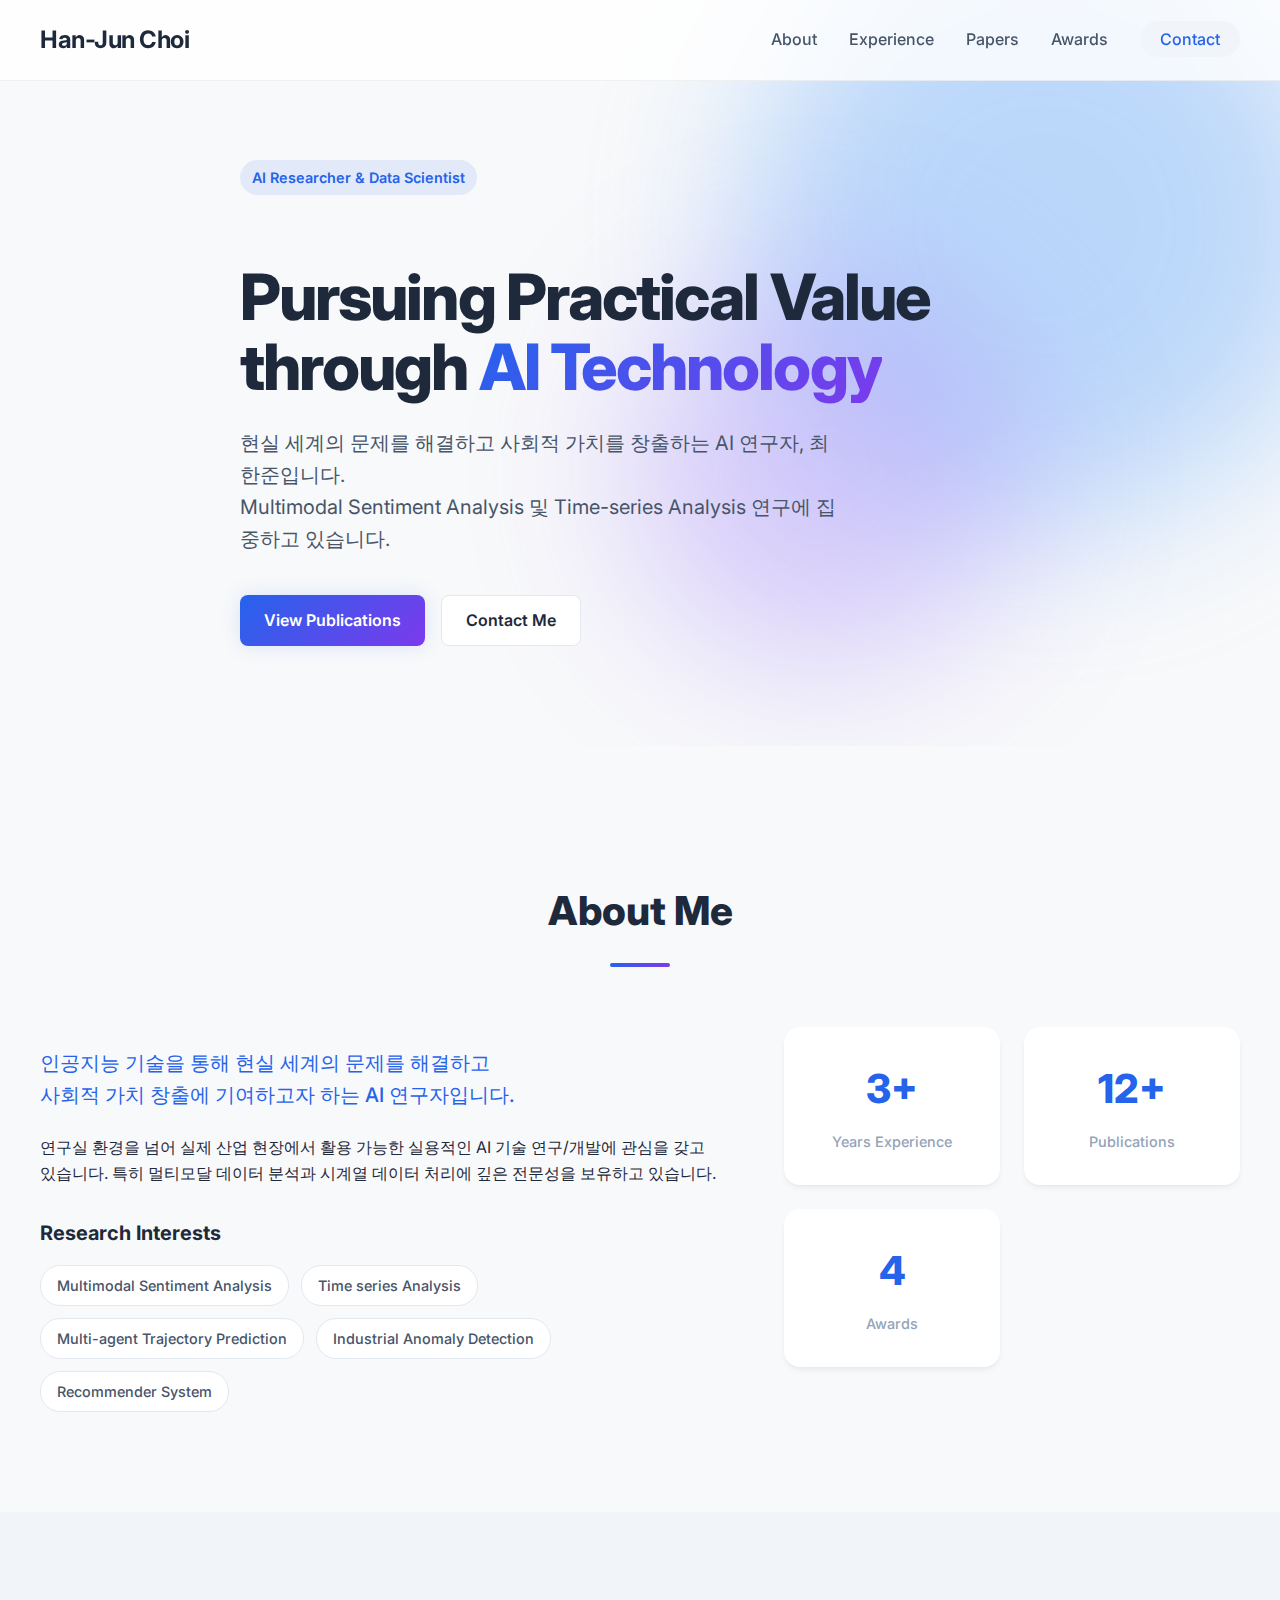
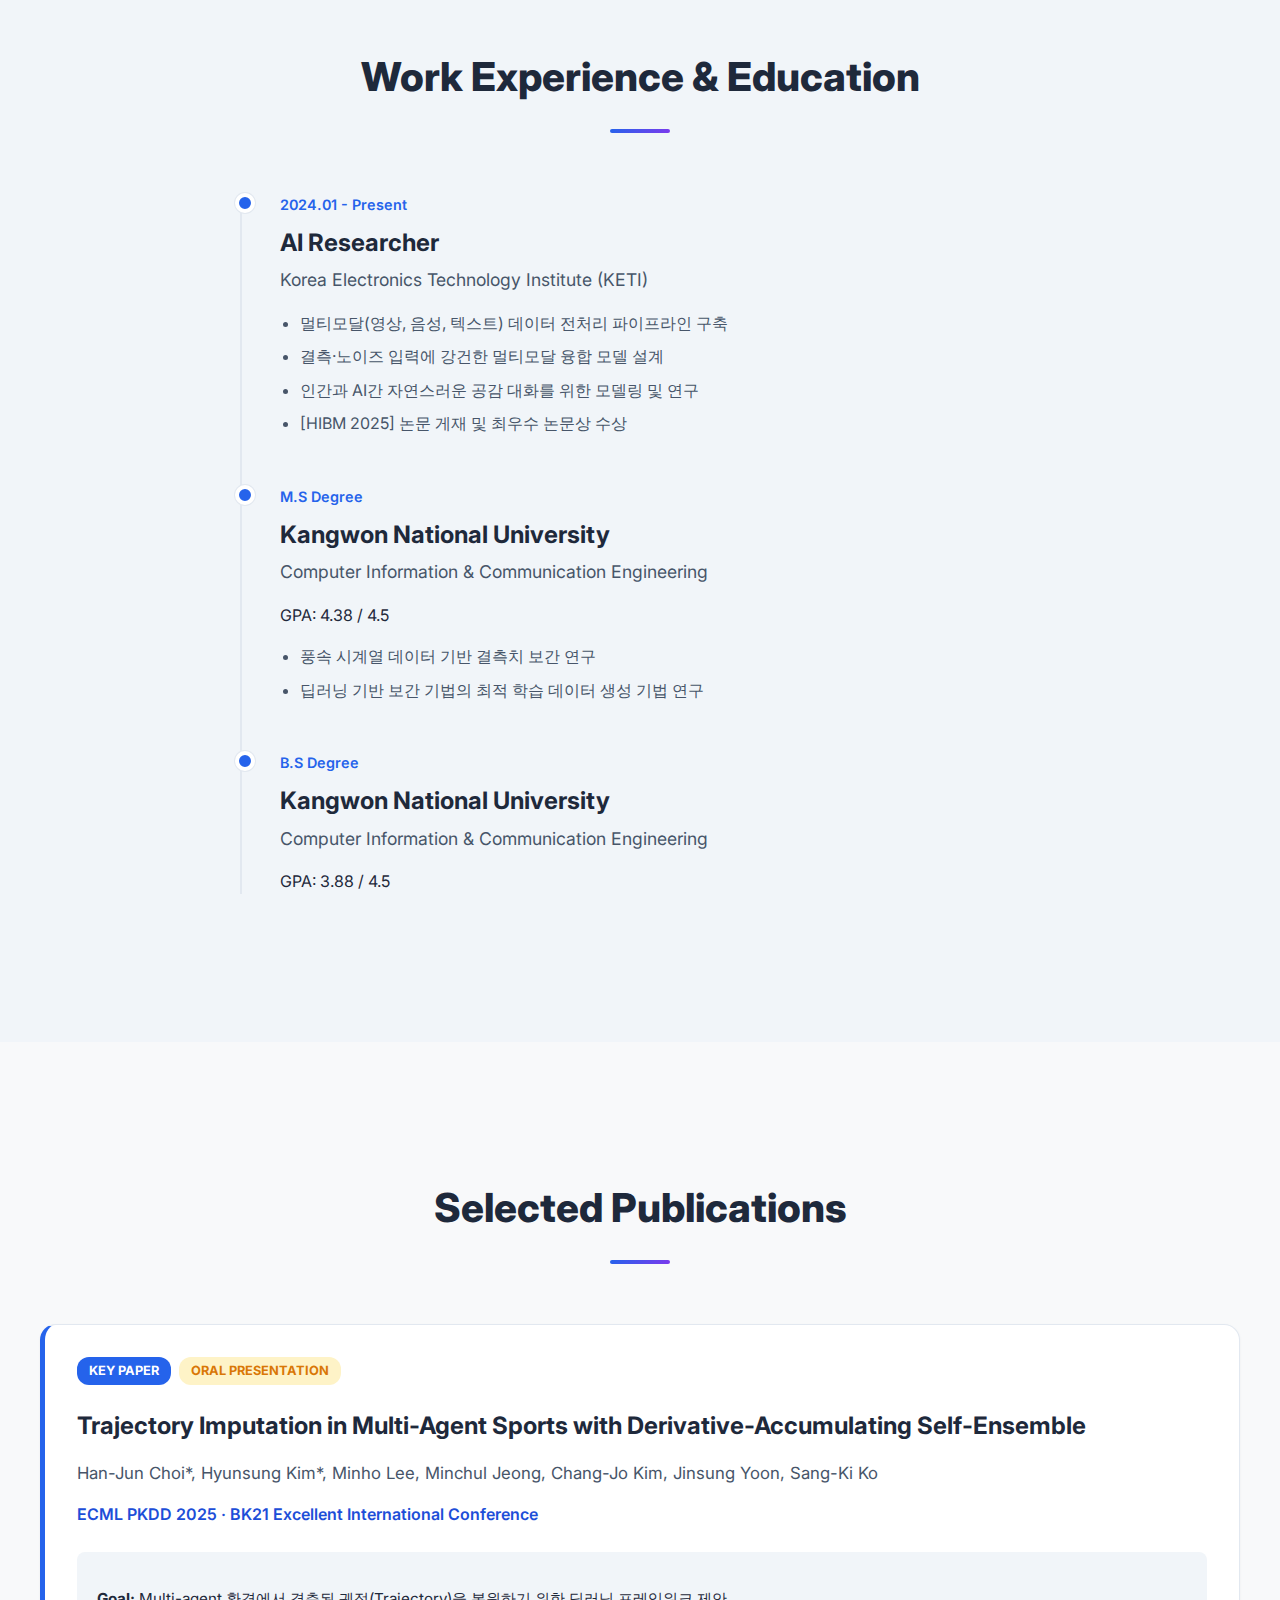
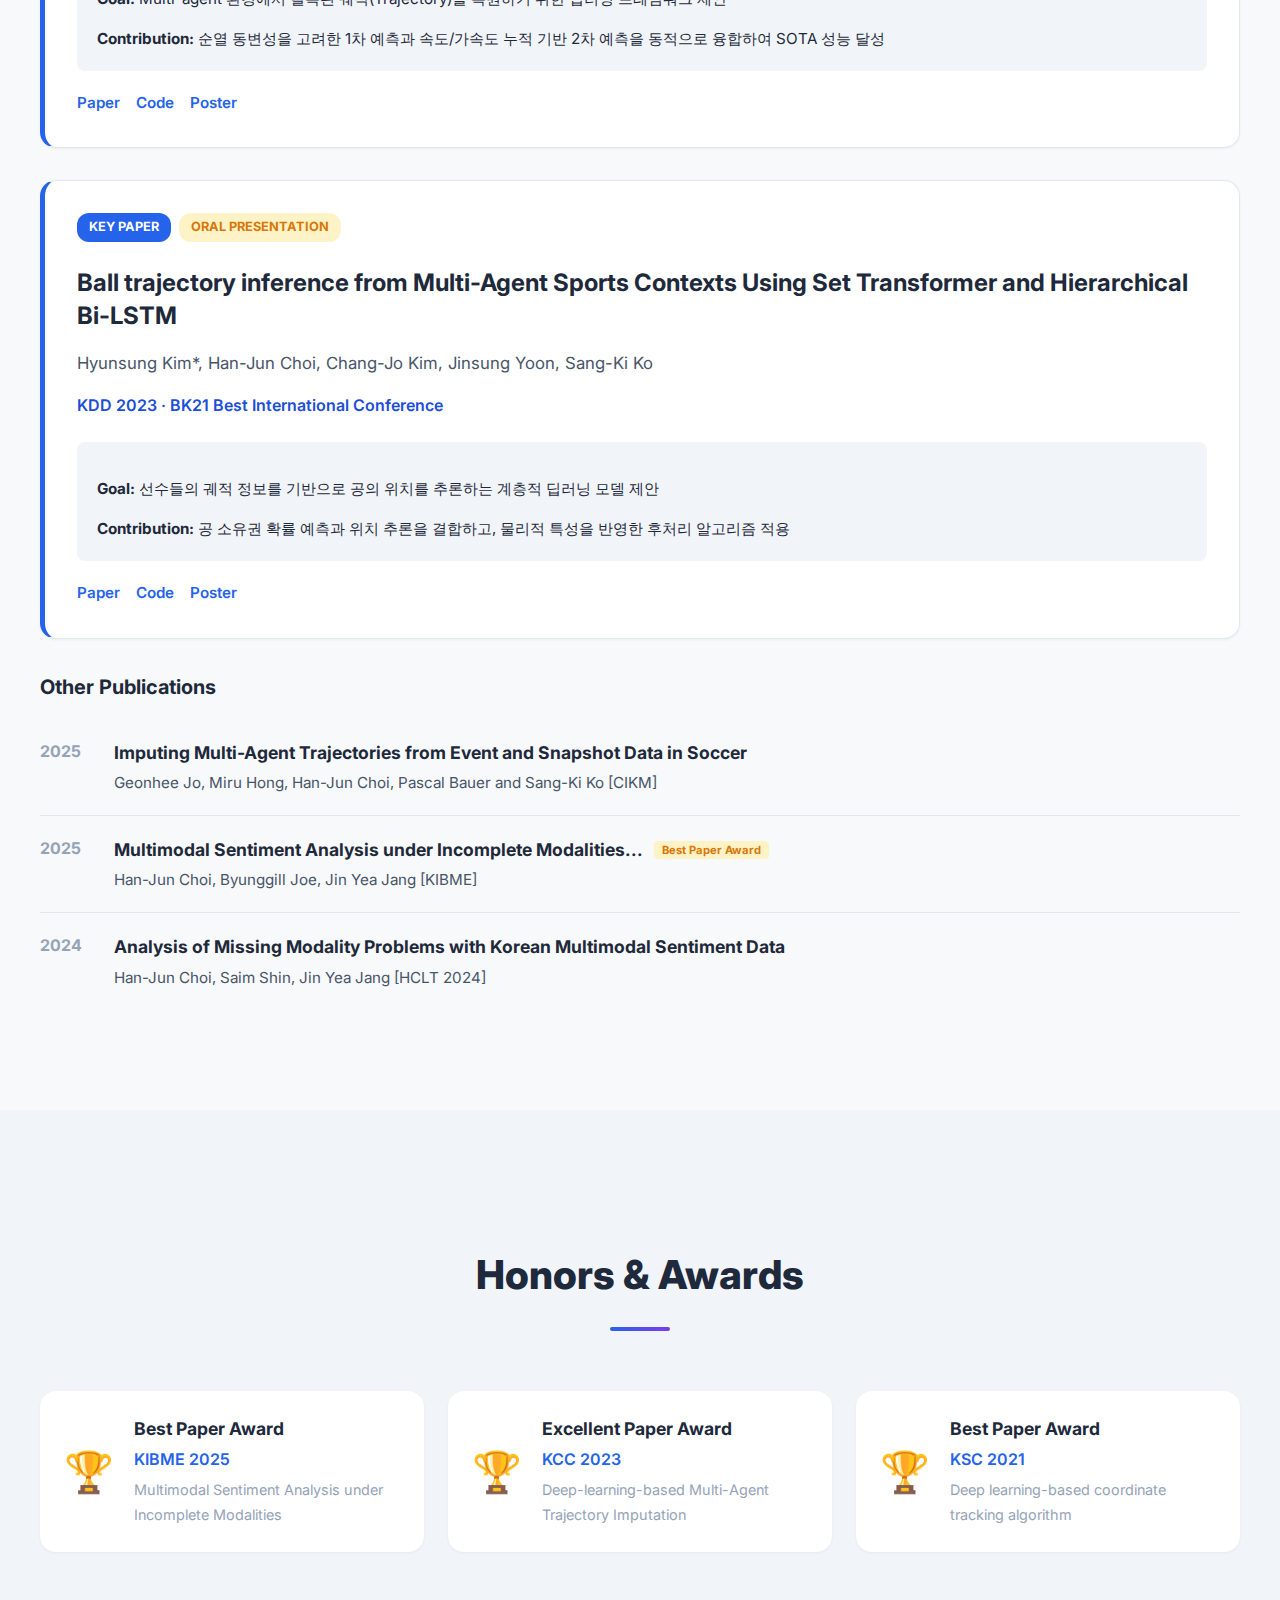
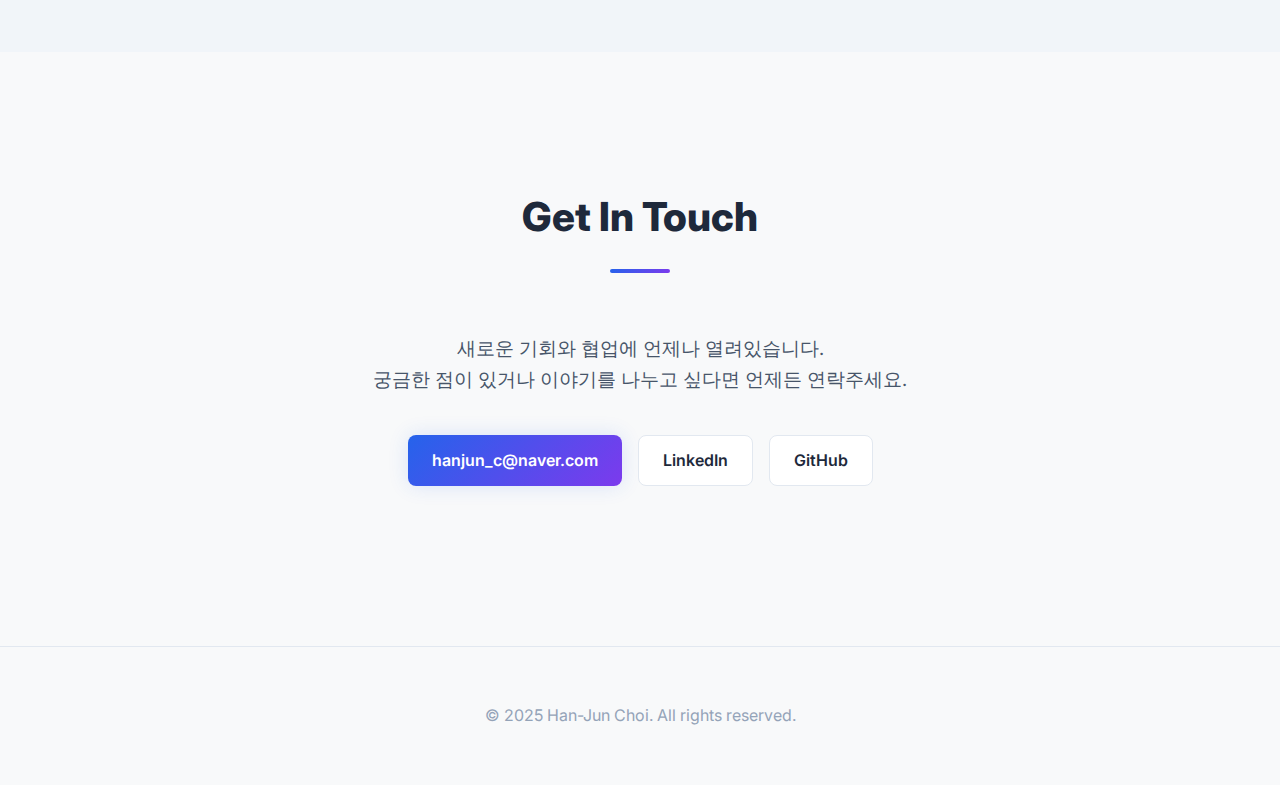
<file: web_portfolio/index.html>
<!DOCTYPE html>
<html lang="ko">

<head>
    <meta charset="UTF-8">
    <meta name="viewport" content="width=device-width, initial-scale=1.0">
    <title>Han-Jun Choi | AI Researcher</title>
    <meta name="description"
        content="AI Researcher & Data Scientist Han-Jun Choi's Portfolio. Specializing in Multimodal Sentiment Analysis and Trajectory Prediction.">

    <!-- Fonts -->
    <link rel="preconnect" href="https://fonts.googleapis.com">
    <link rel="preconnect" href="https://fonts.gstatic.com" crossorigin>
    <link href="https://fonts.googleapis.com/css2?family=Inter:wght@300;400;500;600;700;800&display=swap"
        rel="stylesheet">

    <!-- Styles -->
    <link rel="stylesheet" href="css/variables.css">
    <link rel="stylesheet" href="css/style.css">
</head>

<body>
    <!-- Navigation -->
    <nav class="navbar">
        <div class="container">
            <a href="#" class="logo">Han-Jun Choi</a>
            <ul class="nav-links">
                <li><a href="#about">About</a></li>
                <li><a href="#experience">Experience</a></li>
                <li><a href="#papers">Papers</a></li>
                <li><a href="#awards">Awards</a></li>
                <li><a href="#contact" class="btn-contact">Contact</a></li>
            </ul>
            <div class="hamburger">
                <span></span>
                <span></span>
                <span></span>
            </div>
        </div>
    </nav>

    <!-- Hero Section -->
    <header class="hero" id="home">
        <div class="container hero-content">
            <span class="hero-subtitle">AI Researcher & Data Scientist</span>
            <h1 class="hero-title">Pursuing Practical Value<br>through <span class="gradient-text">AI Technology</span>
            </h1>
            <p class="hero-description">
                현실 세계의 문제를 해결하고 사회적 가치를 창출하는 AI 연구자, 최한준입니다.<br>
                Multimodal Sentiment Analysis 및 Time-series Analysis 연구에 집중하고 있습니다.
            </p>
            <div class="hero-buttons">
                <a href="#papers" class="btn btn-primary">View Publications</a>
                <a href="#contact" class="btn btn-secondary">Contact Me</a>
            </div>
        </div>
        <div class="hero-background">
            <!-- Abstract shapes will be added via CSS -->
            <div class="shape shape-1"></div>
            <div class="shape shape-2"></div>
        </div>
    </header>

    <main>
        <!-- About Section -->
        <section id="about" class="section">
            <div class="container">
                <h2 class="section-title">About Me</h2>
                <div class="about-grid">
                    <div class="about-text">
                        <p class="lead">
                            인공지능 기술을 통해 현실 세계의 문제를 해결하고<br>
                            사회적 가치 창출에 기여하고자 하는 AI 연구자입니다.
                        </p>
                        <p>
                            연구실 환경을 넘어 실제 산업 현장에서 활용 가능한 실용적인 AI 기술 연구/개발에 관심을 갖고 있습니다.
                            특히 멀티모달 데이터 분석과 시계열 데이터 처리에 깊은 전문성을 보유하고 있습니다.
                        </p>

                        <h3 class="subsection-title">Research Interests</h3>
                        <div class="tags-container">
                            <span class="tag">Multimodal Sentiment Analysis</span>
                            <span class="tag">Time series Analysis</span>
                            <span class="tag">Multi-agent Trajectory Prediction</span>
                            <span class="tag">Industrial Anomaly Detection</span>
                            <span class="tag">Recommender System</span>
                        </div>
                    </div>
                    <div class="about-stats">
                        <!-- Placeholder for stats or profile image if needed -->
                        <div class="stat-card">
                            <span class="stat-number">3+</span>
                            <span class="stat-label">Years Experience</span>
                        </div>
                        <div class="stat-card">
                            <span class="stat-number">12+</span>
                            <span class="stat-label">Publications</span>
                        </div>
                        <div class="stat-card">
                            <span class="stat-number">4</span>
                            <span class="stat-label">Awards</span>
                        </div>
                    </div>
                </div>
            </div>
        </section>

        <!-- Experience Section -->
        <section id="experience" class="section bg-alt">
            <div class="container">
                <h2 class="section-title">Work Experience & Education</h2>

                <div class="timeline">
                    <!-- Experience Item 1 -->
                    <div class="timeline-item">
                        <div class="timeline-date">2024.01 - Present</div>
                        <div class="timeline-content">
                            <h3>AI Researcher</h3>
                            <span class="company">Korea Electronics Technology Institute (KETI)</span>
                            <ul class="timeline-list">
                                <li>멀티모달(영상, 음성, 텍스트) 데이터 전처리 파이프라인 구축</li>
                                <li>결측·노이즈 입력에 강건한 멀티모달 융합 모델 설계</li>
                                <li>인간과 AI간 자연스러운 공감 대화를 위한 모델링 및 연구</li>
                                <li>[HIBM 2025] 논문 게재 및 최우수 논문상 수상</li>
                            </ul>
                        </div>
                    </div>

                    <!-- Education Item 1 -->
                    <div class="timeline-item">
                        <div class="timeline-date">M.S Degree</div>
                        <div class="timeline-content">
                            <h3>Kangwon National University</h3>
                            <span class="company">Computer Information & Communication Engineering</span>
                            <p class="gpa">GPA: 4.38 / 4.5</p>
                            <ul class="timeline-list">
                                <li>풍속 시계열 데이터 기반 결측치 보간 연구</li>
                                <li>딥러닝 기반 보간 기법의 최적 학습 데이터 생성 기법 연구</li>
                            </ul>
                        </div>
                    </div>

                    <!-- Education Item 2 -->
                    <div class="timeline-item">
                        <div class="timeline-date">B.S Degree</div>
                        <div class="timeline-content">
                            <h3>Kangwon National University</h3>
                            <span class="company">Computer Information & Communication Engineering</span>
                            <p class="gpa">GPA: 3.88 / 4.5</p>
                        </div>
                    </div>
                </div>
            </div>
        </section>


        <!-- Papers Section -->
        <section id="papers" class="section">
            <div class="container">
                <h2 class="section-title">Selected Publications</h2>

                <!-- Key Paper 1 -->
                <div class="paper-card featured">
                    <div class="paper-header">
                        <div class="paper-badges">
                            <span class="badge badge-key">Key Paper</span>
                            <span class="badge badge-award">Oral Presentation</span>
                        </div>
                        <h3 class="paper-title">Trajectory Imputation in Multi-Agent Sports with Derivative-Accumulating
                            Self-Ensemble</h3>
                        <p class="paper-authors">Han-Jun Choi*, Hyunsung Kim*, Minho Lee, Minchul Jeong, Chang-Jo Kim,
                            Jinsung Yoon, Sang-Ki Ko</p>
                        <p class="paper-venue">ECML PKDD 2025 · BK21 Excellent International Conference</p>
                    </div>
                    <div class="paper-body">
                        <div class="paper-summary">
                            <p><strong>Goal:</strong> Multi-agent 환경에서 결측된 궤적(Trajectory)을 복원하기 위한 딥러닝 프레임워크 제안</p>
                            <p><strong>Contribution:</strong> 순열 동변성을 고려한 1차 예측과 속도/가속도 누적 기반 2차 예측을 동적으로 융합하여 SOTA 성능
                                달성</p>
                        </div>
                        <div class="paper-links">
                            <a href="#" class="btn-link">Paper</a>
                            <a href="#" class="btn-link">Code</a>
                            <a href="#" class="btn-link">Poster</a>
                        </div>
                    </div>
                </div>

                <!-- Key Paper 2 -->
                <div class="paper-card featured">
                    <div class="paper-header">
                        <div class="paper-badges">
                            <span class="badge badge-key">Key Paper</span>
                            <span class="badge badge-award">Oral Presentation</span>
                        </div>
                        <h3 class="paper-title">Ball trajectory inference from Multi-Agent Sports Contexts Using Set
                            Transformer and Hierarchical Bi-LSTM</h3>
                        <p class="paper-authors">Hyunsung Kim*, Han-Jun Choi, Chang-Jo Kim, Jinsung Yoon, Sang-Ki Ko</p>
                        <p class="paper-venue">KDD 2023 · BK21 Best International Conference</p>
                    </div>
                    <div class="paper-body">
                        <div class="paper-summary">
                            <p><strong>Goal:</strong> 선수들의 궤적 정보를 기반으로 공의 위치를 추론하는 계층적 딥러닝 모델 제안</p>
                            <p><strong>Contribution:</strong> 공 소유권 확률 예측과 위치 추론을 결합하고, 물리적 특성을 반영한 후처리 알고리즘 적용</p>
                        </div>
                        <div class="paper-links">
                            <a href="#" class="btn-link">Paper</a>
                            <a href="#" class="btn-link">Code</a>
                            <a href="#" class="btn-link">Poster</a>
                        </div>
                    </div>
                </div>

                <h3 class="subsection-title">Other Publications</h3>
                <ul class="paper-list">
                    <li class="paper-item">
                        <span class="paper-year">2025</span>
                        <div class="paper-info">
                            <h4>Imputing Multi-Agent Trajectories from Event and Snapshot Data in Soccer</h4>
                            <p>Geonhee Jo, Miru Hong, Han-Jun Choi, Pascal Bauer and Sang-Ki Ko [CIKM]</p>
                        </div>
                    </li>
                    <li class="paper-item">
                        <span class="paper-year">2025</span>
                        <div class="paper-info">
                            <h4>Multimodal Sentiment Analysis under Incomplete Modalities... <span
                                    class="badge-sm badge-award">Best Paper Award</span></h4>
                            <p>Han-Jun Choi, Byunggill Joe, Jin Yea Jang [KIBME]</p>
                        </div>
                    </li>
                    <li class="paper-item">
                        <span class="paper-year">2024</span>
                        <div class="paper-info">
                            <h4>Analysis of Missing Modality Problems with Korean Multimodal Sentiment Data</h4>
                            <p>Han-Jun Choi, Saim Shin, Jin Yea Jang [HCLT 2024]</p>
                        </div>
                    </li>
                    <!-- Add more papers as needed -->
                </ul>
            </div>
        </section>

        <!-- Awards Section -->
        <section id="awards" class="section bg-alt">
            <div class="container">
                <h2 class="section-title">Honors & Awards</h2>
                <div class="awards-grid">
                    <div class="award-card">
                        <div class="award-icon">🏆</div>
                        <div class="award-content">
                            <h4>Best Paper Award</h4>
                            <p>KIBME 2025</p>
                            <span class="award-desc">Multimodal Sentiment Analysis under Incomplete Modalities</span>
                        </div>
                    </div>
                    <div class="award-card">
                        <div class="award-icon">🏆</div>
                        <div class="award-content">
                            <h4>Excellent Paper Award</h4>
                            <p>KCC 2023</p>
                            <span class="award-desc">Deep-learning-based Multi-Agent Trajectory Imputation</span>
                        </div>
                    </div>
                    <div class="award-card">
                        <div class="award-icon">🏆</div>
                        <div class="award-content">
                            <h4>Best Paper Award</h4>
                            <p>KSC 2021</p>
                            <span class="award-desc">Deep learning-based coordinate tracking algorithm</span>
                        </div>
                    </div>
                </div>
            </div>
        </section>

        <!-- Contact Section -->
        <section id="contact" class="section">
            <div class="container text-center">
                <h2 class="section-title">Get In Touch</h2>
                <p class="contact-text">
                    새로운 기회와 협업에 언제나 열려있습니다.<br>
                    궁금한 점이 있거나 이야기를 나누고 싶다면 언제든 연락주세요.
                </p>
                <div class="contact-links">
                    <a href="mailto:hanjun_c@naver.com" class="btn btn-primary">hanjun_c@naver.com</a>
                    <a href="#" class="btn btn-secondary">LinkedIn</a>
                    <a href="#" class="btn btn-secondary">GitHub</a>
                </div>
            </div>
        </section>

    </main>

    <footer>
        <div class="container">
            <p>&copy; 2025 Han-Jun Choi. All rights reserved.</p>
        </div>
    </footer>

    <script src="js/main.js"></script>
</body>

</html>
</file>
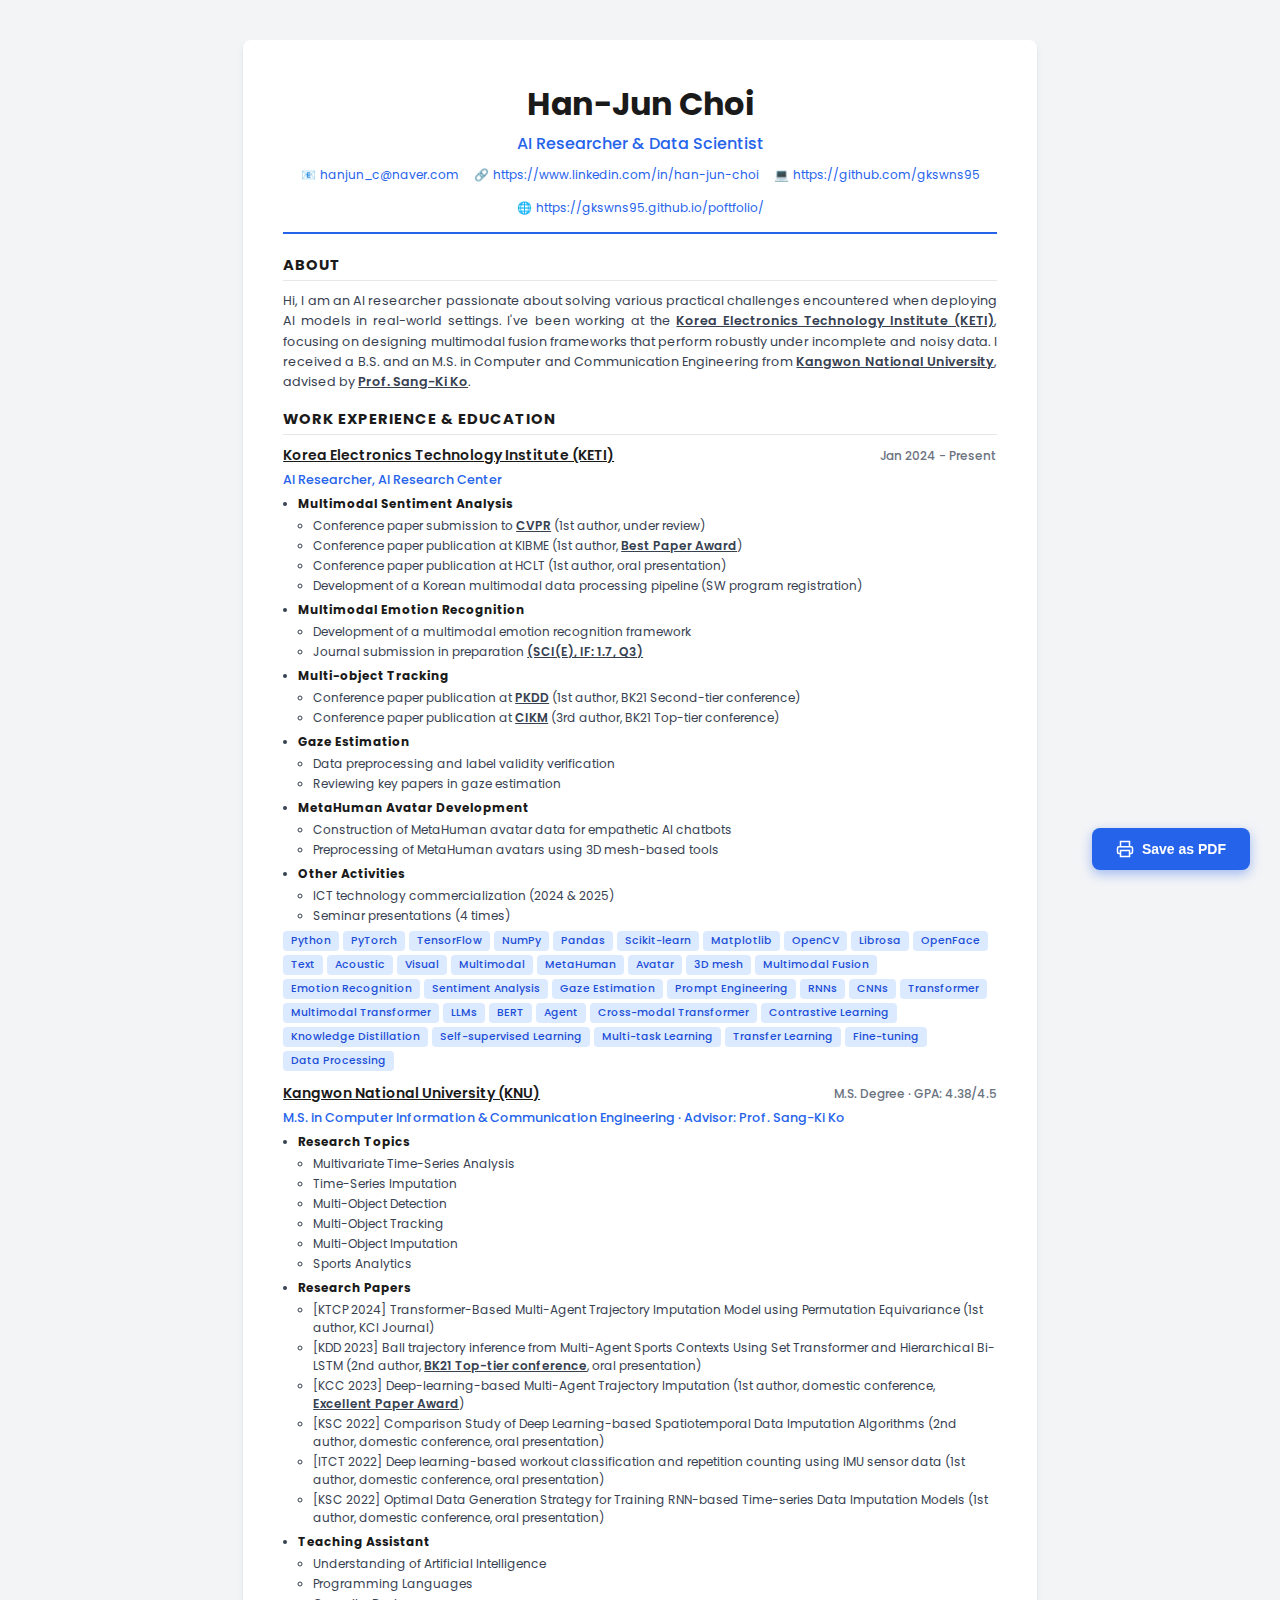
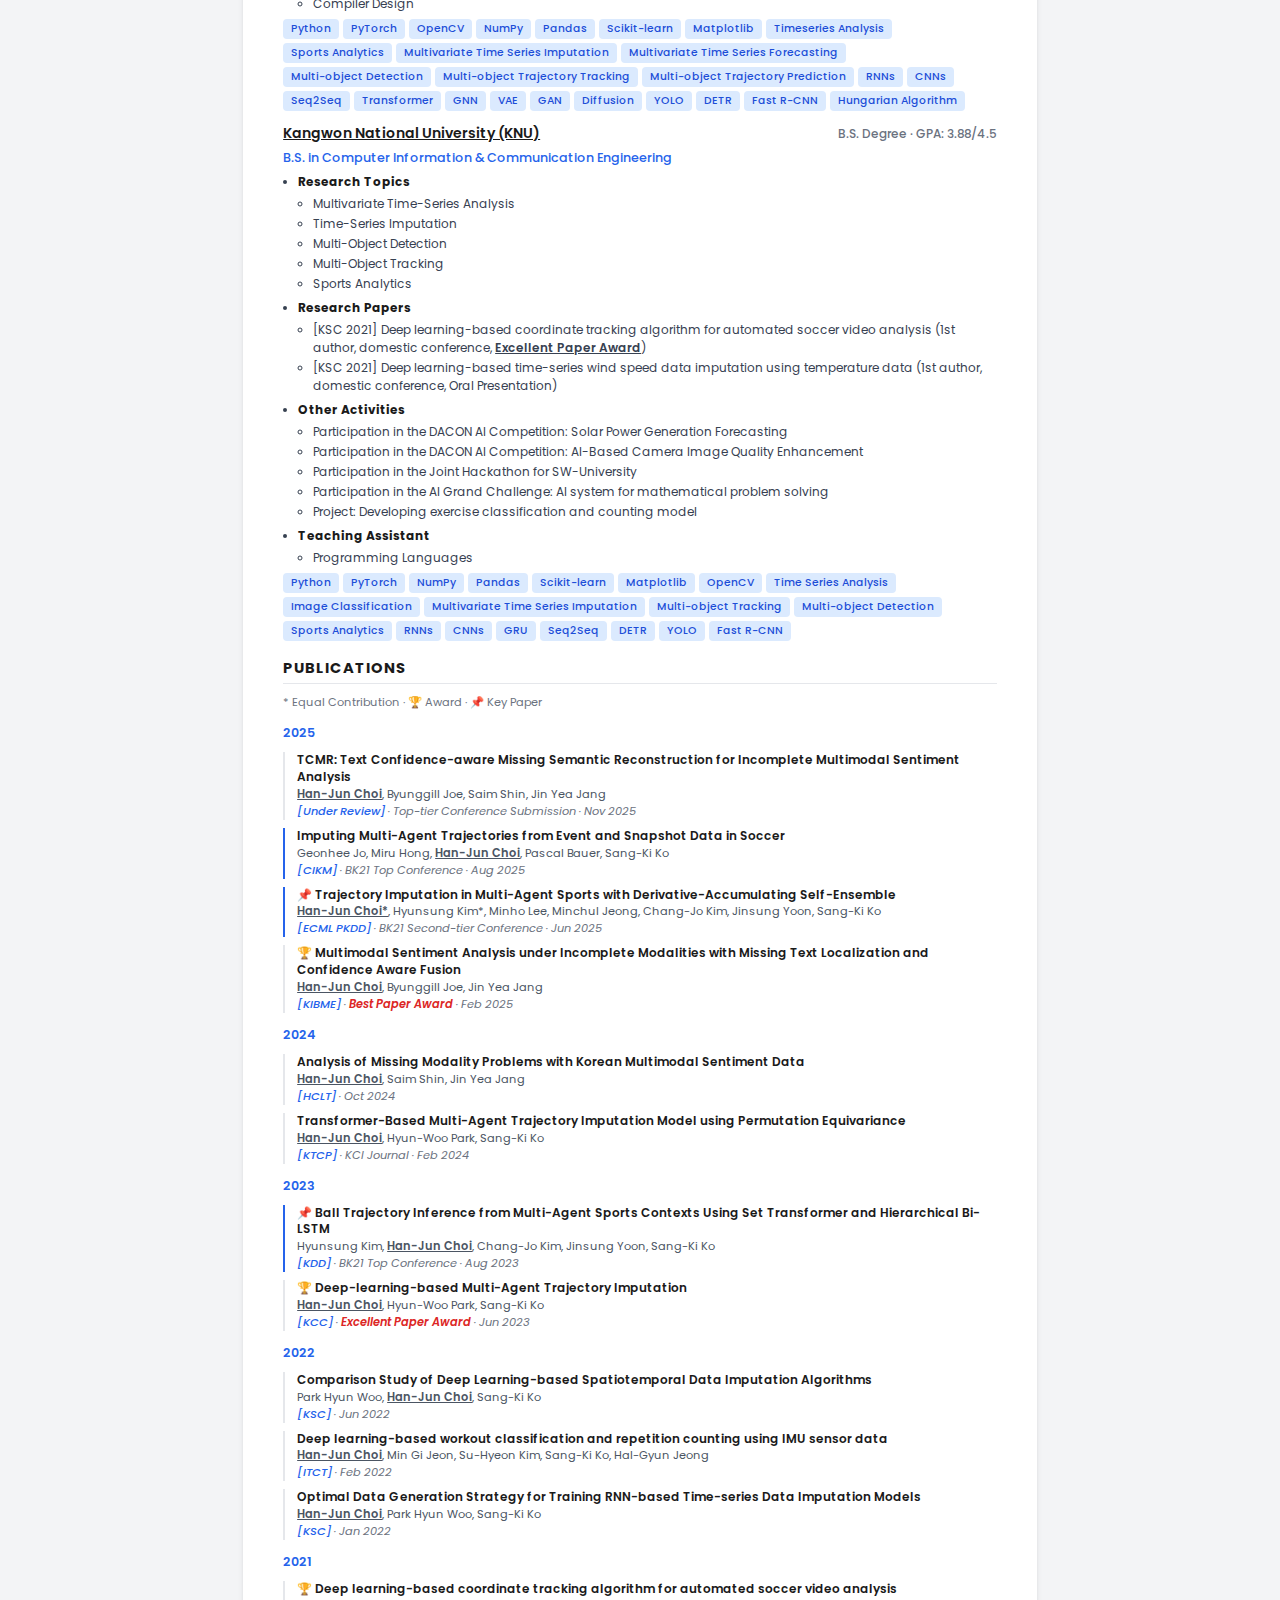
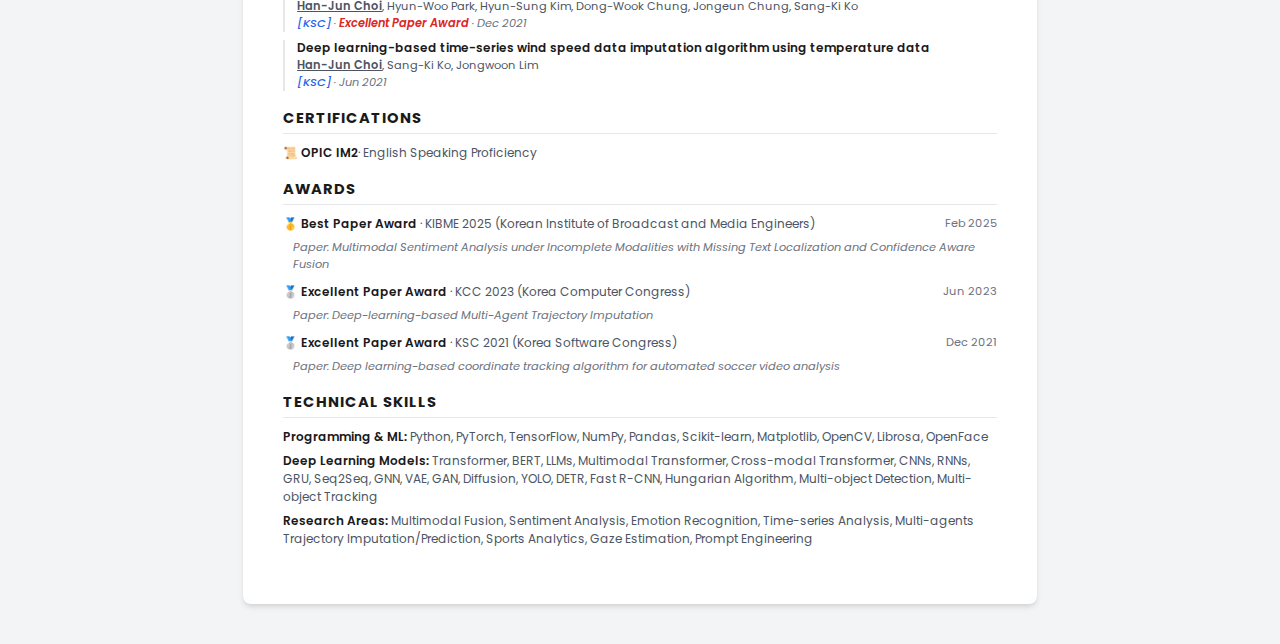
<file: resume.html>
<!DOCTYPE html>
<html lang="en">

<head>
    <meta charset="UTF-8">
    <meta name="viewport" content="width=device-width, initial-scale=1.0">
    <title>Han-Jun Choi - Resume</title>
    <meta name="description" content="Resume of Han-Jun Choi, AI Researcher & Data Scientist">

    <!-- Google Fonts -->
    <link rel="preconnect" href="https://fonts.googleapis.com">
    <link rel="preconnect" href="https://fonts.gstatic.com" crossorigin>
    <link href="https://fonts.googleapis.com/css2?family=Poppins:wght@300;400;500;600;700&display=swap"
        rel="stylesheet">

    <!-- Resume Styles -->
    <link rel="stylesheet" href="css/resume.css">
</head>

<body>
    <div class="resume-container">
        <!-- Header -->
        <header class="resume-header">
            <h1 class="resume-name">Han-Jun Choi</h1>
            <p class="resume-title">AI Researcher & Data Scientist</p>
            <div class="resume-contact">
                <span>📧 <a href="mailto:hanjun_c@naver.com">hanjun_c@naver.com</a></span>
                <span>🔗 <a href="https://www.linkedin.com/in/han-jun-choi"
                        target="_blank">https://www.linkedin.com/in/han-jun-choi</a></span>
                <span>💻 <a href="https://github.com/gkswns95" target="_blank">https://github.com/gkswns95</a></span>
                <span>🌐 <a href="https://gkswns95.github.io/poftfolio/"
                        target="_blank">https://gkswns95.github.io/poftfolio/</a></span>
            </div>
        </header>

        <!-- About -->
        <section class="resume-section">
            <h2 class="section-title">About</h2>
            <p class="about-text">
                Hi, I am an AI researcher passionate about solving various practical challenges encountered when
                deploying AI models in real-world settings. I've been working at the <span class="underline">Korea
                    Electronics Technology Institute (KETI)</span>, focusing on designing multimodal fusion frameworks
                that perform robustly under incomplete and noisy data. I received a B.S. and an M.S. in Computer and
                Communication Engineering from <span class="underline">Kangwon National University</span>, advised by <a
                    href="https://sites.google.com/site/sangkikotoc/contact" target="_blank"
                    class="underline-link">Prof. Sang-Ki Ko</a>.
            </p>
        </section>

        <!-- Experience -->
        <section class="resume-section">
            <h2 class="section-title">Work Experience & Education</h2>

            <div class="experience-item">
                <div class="experience-header">
                    <span class="experience-company"><span class="underline">Korea Electronics Technology Institute
                            (KETI)</span></span>
                    <span class="experience-date">Jan 2024 - Present</span>
                </div>
                <div class="experience-role">AI Researcher, AI Research Center</div>
                <ul class="experience-list">
                    <li><strong>Multimodal Sentiment Analysis</strong>
                        <ul>
                            <li>Conference paper submission to <span class="underline">CVPR</span> (1st author, under
                                review)</li>
                            <li>Conference paper publication at KIBME (1st author, <span class="underline">Best Paper
                                    Award</span>)</li>
                            <li>Conference paper publication at HCLT (1st author, oral presentation)</li>
                            <li>Development of a Korean multimodal data processing pipeline (SW program registration)
                            </li>
                        </ul>
                    </li>
                    <li><strong>Multimodal Emotion Recognition</strong>
                        <ul>
                            <li>Development of a multimodal emotion recognition framework</li>
                            <li>Journal submission in preparation <span class="underline">(SCI(E), IF: 1.7, Q3)</span>
                            </li>
                        </ul>
                    </li>
                    <li><strong>Multi-object Tracking</strong>
                        <ul>
                            <li>Conference paper publication at <span class="underline">PKDD</span> (1st author, BK21
                                Second-tier conference)</li>
                            <li>Conference paper publication at <span class="underline">CIKM</span> (3rd author, BK21
                                Top-tier conference)</li>
                        </ul>
                    </li>
                    <li><strong>Gaze Estimation</strong>
                        <ul>
                            <li>Data preprocessing and label validity verification</li>
                            <li>Reviewing key papers in gaze estimation</li>
                        </ul>
                    </li>
                    <li><strong>MetaHuman Avatar Development</strong>
                        <ul>
                            <li>Construction of MetaHuman avatar data for empathetic AI chatbots</li>
                            <li>Preprocessing of MetaHuman avatars using 3D mesh-based tools</li>
                        </ul>
                    </li>
                    <li><strong>Other Activities</strong>
                        <ul>
                            <li>ICT technology commercialization (2024 & 2025)</li>
                            <li>Seminar presentations (4 times)</li>
                        </ul>
                    </li>
                </ul>
                <div class="skill-tags">
                    <span class="skill-tag primary">Python</span>
                    <span class="skill-tag primary">PyTorch</span>
                    <span class="skill-tag primary">TensorFlow</span>
                    <span class="skill-tag">NumPy</span>
                    <span class="skill-tag">Pandas</span>
                    <span class="skill-tag">Scikit-learn</span>
                    <span class="skill-tag">Matplotlib</span>
                    <span class="skill-tag">OpenCV</span>
                    <span class="skill-tag">Librosa</span>
                    <span class="skill-tag">OpenFace</span>
                    <span class="skill-tag">Text</span>
                    <span class="skill-tag">Acoustic</span>
                    <span class="skill-tag">Visual</span>
                    <span class="skill-tag">Multimodal</span>
                    <span class="skill-tag">MetaHuman</span>
                    <span class="skill-tag">Avatar</span>
                    <span class="skill-tag">3D mesh</span>
                    <span class="skill-tag primary">Multimodal Fusion</span>
                    <span class="skill-tag primary">Emotion Recognition</span>
                    <span class="skill-tag primary">Sentiment Analysis</span>
                    <span class="skill-tag">Gaze Estimation</span>
                    <span class="skill-tag">Prompt Engineering</span>
                    <span class="skill-tag">RNNs</span>
                    <span class="skill-tag">CNNs</span>
                    <span class="skill-tag">Transformer</span>
                    <span class="skill-tag">Multimodal Transformer</span>
                    <span class="skill-tag">LLMs</span>
                    <span class="skill-tag">BERT</span>
                    <span class="skill-tag">Agent</span>
                    <span class="skill-tag">Cross-modal Transformer</span>
                    <span class="skill-tag">Contrastive Learning</span>
                    <span class="skill-tag">Knowledge Distillation</span>
                    <span class="skill-tag">Self-supervised Learning</span>
                    <span class="skill-tag">Multi-task Learning</span>
                    <span class="skill-tag">Transfer Learning</span>
                    <span class="skill-tag">Fine-tuning</span>
                    <span class="skill-tag">Data Processing</span>
                </div>
            </div>

            <!-- M.S. Degree -->
            <div class="experience-item">
                <div class="experience-header">
                    <span class="experience-company"><span class="underline">Kangwon National University
                            (KNU)</span></span>
                    <span class="experience-date">M.S. Degree · GPA: 4.38/4.5</span>
                </div>
                <div class="experience-role">M.S. in Computer Information & Communication Engineering · Advisor: Prof.
                    Sang-Ki Ko</div>
                <ul class="experience-list">
                    <li><strong>Research Topics</strong>
                        <ul>
                            <li>Multivariate Time-Series Analysis</li>
                            <li>Time-Series Imputation</li>
                            <li>Multi-Object Detection</li>
                            <li>Multi-Object Tracking</li>
                            <li>Multi-Object Imputation</li>
                            <li>Sports Analytics</li>
                        </ul>
                    </li>
                    <li><strong>Research Papers</strong>
                        <ul>
                            <li>[KTCP 2024] Transformer-Based Multi-Agent Trajectory Imputation Model using Permutation
                                Equivariance (1st author, KCI Journal)</li>
                            <li>[KDD 2023] Ball trajectory inference from Multi-Agent
                                Sports Contexts Using Set
                                Transformer and Hierarchical Bi-LSTM (2nd author, <span class="underline">BK21 Top-tier
                                    conference</span>, oral
                                presentation)</li>
                            <li>[KCC 2023] Deep-learning-based Multi-Agent Trajectory Imputation (1st author, domestic
                                conference, <span class="underline">Excellent Paper Award</span>)</li>
                            <li>[KSC 2022] Comparison Study of Deep Learning-based Spatiotemporal Data Imputation
                                Algorithms (2nd author, domestic conference, oral presentation)</li>
                            <li>[ITCT 2022] Deep learning-based workout classification and repetition counting using IMU
                                sensor data (1st author, domestic conference, oral presentation)</li>
                            <li>[KSC 2022] Optimal Data Generation Strategy for Training RNN-based Time-series Data
                                Imputation Models (1st author, domestic conference, oral presentation)</li>
                        </ul>
                    </li>
                    <li><strong>Teaching Assistant</strong>
                        <ul>
                            <li>Understanding of Artificial Intelligence</li>
                            <li>Programming Languages</li>
                            <li>Compiler Design</li>
                        </ul>
                    </li>
                </ul>
                <div class="skill-tags">
                    <span class="skill-tag primary">Python</span>
                    <span class="skill-tag primary">PyTorch</span>
                    <span class="skill-tag">OpenCV</span>
                    <span class="skill-tag">NumPy</span>
                    <span class="skill-tag">Pandas</span>
                    <span class="skill-tag">Scikit-learn</span>
                    <span class="skill-tag">Matplotlib</span>
                    <span class="skill-tag primary">Timeseries Analysis</span>
                    <span class="skill-tag primary">Sports Analytics</span>
                    <span class="skill-tag">Multivariate Time Series Imputation</span>
                    <span class="skill-tag">Multivariate Time Series Forecasting</span>
                    <span class="skill-tag">Multi-object Detection</span>
                    <span class="skill-tag">Multi-object Trajectory Tracking</span>
                    <span class="skill-tag">Multi-object Trajectory Prediction</span>
                    <span class="skill-tag">RNNs</span>
                    <span class="skill-tag">CNNs</span>
                    <span class="skill-tag">Seq2Seq</span>
                    <span class="skill-tag">Transformer</span>
                    <span class="skill-tag">GNN</span>
                    <span class="skill-tag">VAE</span>
                    <span class="skill-tag">GAN</span>
                    <span class="skill-tag">Diffusion</span>
                    <span class="skill-tag">YOLO</span>
                    <span class="skill-tag">DETR</span>
                    <span class="skill-tag">Fast R-CNN</span>
                    <span class="skill-tag">Hungarian Algorithm</span>
                </div>
            </div>

            <!-- B.S. Degree -->
            <div class="experience-item">
                <div class="experience-header">
                    <span class="experience-company"><span class="underline">Kangwon National University
                            (KNU)</span></span>
                    <span class="experience-date">B.S. Degree · GPA: 3.88/4.5</span>
                </div>
                <div class="experience-role">B.S. in Computer Information & Communication Engineering</div>
                <ul class="experience-list">
                    <li><strong>Research Topics</strong>
                        <ul>
                            <li>Multivariate Time-Series Analysis</li>
                            <li>Time-Series Imputation</li>
                            <li>Multi-Object Detection</li>
                            <li>Multi-Object Tracking</li>
                            <li>Sports Analytics</li>
                        </ul>
                    </li>
                    <li><strong>Research Papers</strong>
                        <ul>
                            <li>[KSC 2021] Deep learning-based coordinate tracking algorithm for automated soccer video
                                analysis (1st author, domestic conference, <span class="underline">Excellent Paper
                                    Award</span>)</li>
                            <li>[KSC 2021] Deep learning-based time-series wind speed data imputation using temperature
                                data (1st author, domestic conference, Oral Presentation)</li>
                        </ul>
                    </li>
                    <li><strong>Other Activities</strong>
                        <ul>
                            <li>Participation in the DACON AI Competition: Solar Power Generation Forecasting</li>
                            <li>Participation in the DACON AI Competition: AI-Based Camera Image Quality Enhancement
                            </li>
                            <li>Participation in the Joint Hackathon for SW-University</li>
                            <li>Participation in the AI Grand Challenge: AI system for mathematical problem solving</li>
                            <li>Project: Developing exercise classification and counting model</li>
                        </ul>
                    </li>
                    <li><strong>Teaching Assistant</strong>
                        <ul>
                            <li>Programming Languages</li>
                        </ul>
                    </li>
                </ul>
                <div class="skill-tags">
                    <span class="skill-tag primary">Python</span>
                    <span class="skill-tag primary">PyTorch</span>
                    <span class="skill-tag">NumPy</span>
                    <span class="skill-tag">Pandas</span>
                    <span class="skill-tag">Scikit-learn</span>
                    <span class="skill-tag">Matplotlib</span>
                    <span class="skill-tag">OpenCV</span>
                    <span class="skill-tag">Time Series Analysis</span>
                    <span class="skill-tag">Image Classification</span>
                    <span class="skill-tag">Multivariate Time Series Imputation</span>
                    <span class="skill-tag">Multi-object Tracking</span>
                    <span class="skill-tag">Multi-object Detection</span>
                    <span class="skill-tag">Sports Analytics</span>
                    <span class="skill-tag">RNNs</span>
                    <span class="skill-tag">CNNs</span>
                    <span class="skill-tag">GRU</span>
                    <span class="skill-tag">Seq2Seq</span>
                    <span class="skill-tag">DETR</span>
                    <span class="skill-tag">YOLO</span>
                    <span class="skill-tag">Fast R-CNN</span>
                </div>
            </div>
        </section>

        <!-- Publications -->
        <section class="resume-section">
            <h2 class="section-title">Publications</h2>
            <p style="font-size: 8.5pt; color: #6b7280; margin-bottom: 10px;">* Equal Contribution · 🏆 Award · 📌 Key
                Paper</p>

            <!-- 2025 -->
            <h3 class="subsection-title">2025</h3>

            <div class="publication-item">
                <div class="publication-title">TCMR: Text Confidence-aware Missing Semantic Reconstruction for
                    Incomplete Multimodal Sentiment Analysis</div>
                <div class="publication-authors"><span class="me">Han-Jun Choi</span>, Byunggill Joe, Saim Shin, Jin Yea
                    Jang</div>
                <div class="publication-venue"><span class="venue-name">[Under Review]</span> · Top-tier Conference
                    Submission · Nov 2025</div>
            </div>

            <div class="publication-item highlight">
                <div class="publication-title">Imputing Multi-Agent Trajectories from Event and Snapshot Data in Soccer
                </div>
                <div class="publication-authors">Geonhee Jo, Miru Hong, <span class="me">Han-Jun Choi</span>, Pascal
                    Bauer, Sang-Ki Ko</div>
                <div class="publication-venue"><span class="venue-name">[CIKM]</span> · BK21 Top Conference · Aug 2025
                </div>
            </div>

            <div class="publication-item highlight">
                <div class="publication-title">📌 Trajectory Imputation in Multi-Agent Sports with
                    Derivative-Accumulating Self-Ensemble</div>
                <div class="publication-authors"><span class="me">Han-Jun Choi*</span>, Hyunsung Kim*, Minho Lee,
                    Minchul Jeong, Chang-Jo Kim, Jinsung Yoon, Sang-Ki Ko</div>
                <div class="publication-venue"><span class="venue-name">[ECML PKDD]</span> · BK21 Second-tier Conference
                    · Jun 2025</div>
            </div>

            <div class="publication-item">
                <div class="publication-title">🏆 Multimodal Sentiment Analysis under Incomplete Modalities with Missing
                    Text Localization and Confidence Aware Fusion</div>
                <div class="publication-authors"><span class="me">Han-Jun Choi</span>, Byunggill Joe, Jin Yea Jang</div>
                <div class="publication-venue"><span class="venue-name">[KIBME]</span> · <span class="award">Best Paper
                        Award</span> · Feb 2025</div>
            </div>

            <!-- 2024 -->
            <h3 class="subsection-title">2024</h3>

            <div class="publication-item">
                <div class="publication-title">Analysis of Missing Modality Problems with Korean Multimodal Sentiment
                    Data</div>
                <div class="publication-authors"><span class="me">Han-Jun Choi</span>, Saim Shin, Jin Yea Jang</div>
                <div class="publication-venue"><span class="venue-name">[HCLT]</span> · Oct 2024</div>
            </div>

            <div class="publication-item">
                <div class="publication-title">Transformer-Based Multi-Agent Trajectory Imputation Model using
                    Permutation Equivariance</div>
                <div class="publication-authors"><span class="me">Han-Jun Choi</span>, Hyun-Woo Park, Sang-Ki Ko</div>
                <div class="publication-venue"><span class="venue-name">[KTCP]</span> · KCI Journal · Feb 2024</div>
            </div>

            <!-- 2023 -->
            <h3 class="subsection-title">2023</h3>

            <div class="publication-item highlight">
                <div class="publication-title">📌 Ball Trajectory Inference from Multi-Agent Sports Contexts Using Set
                    Transformer and Hierarchical Bi-LSTM</div>
                <div class="publication-authors">Hyunsung Kim, <span class="me">Han-Jun Choi</span>, Chang-Jo Kim,
                    Jinsung Yoon, Sang-Ki Ko</div>
                <div class="publication-venue"><span class="venue-name">[KDD]</span> · BK21 Top Conference · Aug 2023
                </div>
            </div>

            <div class="publication-item">
                <div class="publication-title">🏆 Deep-learning-based Multi-Agent Trajectory Imputation</div>
                <div class="publication-authors"><span class="me">Han-Jun Choi</span>, Hyun-Woo Park, Sang-Ki Ko</div>
                <div class="publication-venue"><span class="venue-name">[KCC]</span> · <span class="award">Excellent
                        Paper Award</span> · Jun 2023</div>
            </div>

            <!-- 2022 -->
            <h3 class="subsection-title">2022</h3>

            <div class="publication-item">
                <div class="publication-title">Comparison Study of Deep Learning-based Spatiotemporal Data Imputation
                    Algorithms</div>
                <div class="publication-authors">Park Hyun Woo, <span class="me">Han-Jun Choi</span>, Sang-Ki Ko</div>
                <div class="publication-venue"><span class="venue-name">[KSC]</span> · Jun 2022</div>
            </div>

            <div class="publication-item">
                <div class="publication-title">Deep learning-based workout classification and repetition counting using
                    IMU sensor data</div>
                <div class="publication-authors"><span class="me">Han-Jun Choi</span>, Min Gi Jeon, Su-Hyeon Kim,
                    Sang-Ki Ko, Hal-Gyun Jeong</div>
                <div class="publication-venue"><span class="venue-name">[ITCT]</span> · Feb 2022</div>
            </div>

            <div class="publication-item">
                <div class="publication-title">Optimal Data Generation Strategy for Training RNN-based Time-series Data
                    Imputation Models</div>
                <div class="publication-authors"><span class="me">Han-Jun Choi</span>, Park Hyun Woo, Sang-Ki Ko</div>
                <div class="publication-venue"><span class="venue-name">[KSC]</span> · Jan 2022</div>
            </div>

            <!-- 2021 -->
            <h3 class="subsection-title">2021</h3>

            <div class="publication-item">
                <div class="publication-title">🏆 Deep learning-based coordinate tracking algorithm for automated soccer
                    video analysis</div>
                <div class="publication-authors"><span class="me">Han-Jun Choi</span>, Hyun-Woo Park, Hyun-Sung Kim,
                    Dong-Wook Chung, Jongeun Chung, Sang-Ki Ko</div>
                <div class="publication-venue"><span class="venue-name">[KSC]</span> · <span class="award">Excellent
                        Paper Award</span> · Dec 2021</div>
            </div>

            <div class="publication-item">
                <div class="publication-title">Deep learning-based time-series wind speed data imputation algorithm
                    using temperature data</div>
                <div class="publication-authors"><span class="me">Han-Jun Choi</span>, Sang-Ki Ko, Jongwoon Lim</div>
                <div class="publication-venue"><span class="venue-name">[KSC]</span> · Jun 2021</div>
            </div>
        </section>

        <!-- Certifications -->
        <section class="resume-section">
            <h2 class="section-title">Certifications</h2>

            <div class="certification-item">
                <span class="certification-name">📜 OPIC IM2</span>
                <span class="certification-details"> · English Speaking Proficiency</span>
            </div>
        </section>

        <!-- Awards -->
        <section class="resume-section">
            <h2 class="section-title">Awards</h2>

            <div class="award-item">
                <div class="award-info">
                    <span class="award-name">🥇 Best Paper Award</span>
                    <span class="award-details"> · KIBME 2025 (Korean Institute of Broadcast and Media Engineers)</span>
                </div>
                <span class="award-date">Feb 2025</span>
            </div>
            <div class="award-paper-name">Paper: Multimodal Sentiment Analysis under Incomplete Modalities with Missing
                Text Localization and Confidence Aware Fusion</div>

            <div class="award-item">
                <div class="award-info">
                    <span class="award-name">🥈 Excellent Paper Award</span>
                    <span class="award-details"> · KCC 2023 (Korea Computer Congress)</span>
                </div>
                <span class="award-date">Jun 2023</span>
            </div>
            <div class="award-paper-name">Paper: Deep-learning-based Multi-Agent Trajectory Imputation</div>

            <div class="award-item">
                <div class="award-info">
                    <span class="award-name">🥈 Excellent Paper Award</span>
                    <span class="award-details"> · KSC 2021 (Korea Software Congress)</span>
                </div>
                <span class="award-date">Dec 2021</span>
            </div>
            <div class="award-paper-name">Paper: Deep learning-based coordinate tracking algorithm for automated soccer
                video analysis</div>
        </section>

        <!-- Skills Summary -->
        <section class="resume-section">
            <h2 class="section-title">Technical Skills</h2>

            <div class="skills-detailed">
                <div class="skill-row">
                    <span class="skill-label">Programming & ML:</span>
                    <span class="skill-list">Python, PyTorch, TensorFlow, NumPy, Pandas, Scikit-learn, Matplotlib,
                        OpenCV, Librosa, OpenFace</span>
                </div>
                <div class="skill-row">
                    <span class="skill-label">Deep Learning Models:</span>
                    <span class="skill-list">Transformer, BERT, LLMs, Multimodal Transformer, Cross-modal Transformer,
                        CNNs, RNNs, GRU, Seq2Seq, GNN, VAE, GAN, Diffusion, YOLO, DETR, Fast R-CNN, Hungarian Algorithm,
                        Multi-object Detection, Multi-object Tracking</span>
                </div>
                <div class="skill-row">
                    <span class="skill-label">Research Areas:</span>
                    <span class="skill-list">Multimodal Fusion, Sentiment Analysis, Emotion Recognition, Time-series
                        Analysis, Multi-agents Trajectory Imputation/Prediction, Sports Analytics, Gaze Estimation,
                        Prompt
                        Engineering</span>
                </div>
            </div>
        </section>
    </div>

    <!-- Print Button (visible only on screen) -->
    <button class="print-btn" onclick="window.print()">
        <svg width="18" height="18" viewBox="0 0 24 24" fill="none" stroke="currentColor" stroke-width="2">
            <polyline points="6 9 6 2 18 2 18 9"></polyline>
            <path d="M6 18H4a2 2 0 0 1-2-2v-5a2 2 0 0 1 2-2h16a2 2 0 0 1 2 2v5a2 2 0 0 1-2 2h-2"></path>
            <rect x="6" y="14" width="12" height="8"></rect>
        </svg>
        Save as PDF
    </button>
</body>

</html>
</file>
<file: css/variables.css>
:root {
    /* Colors - Cool Blue Theme */
    --bg-body: #F8F9FA;
    --bg-surface: #FFFFFF;
    --bg-surface-alt: #F1F5F9;

    --text-main: #1E293B;
    --text-secondary: #475569;
    --text-muted: #94A3B8;

    --primary: #2563EB;
    /* Royal Blue */
    --primary-dark: #1D4ED8;
    --primary-light: #60A5FA;

    --accent: #7C3AED;
    /* Soft Purple */
    --accent-light: #A78BFA;

    --gradient-primary: linear-gradient(135deg, var(--primary) 0%, var(--accent) 100%);

    /* Spacing */
    --container-width: 1200px;
    --header-height: 80px;

    /* Border Radius */
    --radius-sm: 8px;
    --radius-md: 16px;
    --radius-lg: 24px;

    /* Shadows */
    --shadow-sm: 0 1px 3px rgba(0, 0, 0, 0.05);
    --shadow-md: 0 4px 6px -1px rgba(0, 0, 0, 0.05), 0 2px 4px -1px rgba(0, 0, 0, 0.03);
    --shadow-lg: 0 10px 15px -3px rgba(0, 0, 0, 0.05), 0 4px 6px -2px rgba(0, 0, 0, 0.025);
    --shadow-glow: 0 0 20px rgba(37, 99, 235, 0.15);
}

html {
    scroll-behavior: smooth;
}

body {
    font-family: 'Inter', -apple-system, BlinkMacSystemFont, sans-serif;
    background-color: var(--bg-body);
    color: var(--text-main);
    line-height: 1.6;
    margin: 0;
    padding: 0;
}

/* Utilities */
.container {
    max-width: var(--container-width);
    margin: 0 auto;
    padding: 0 24px;
}

.gradient-text {
    background: var(--gradient-primary);
    -webkit-background-clip: text;
    -webkit-text-fill-color: transparent;
    background-clip: text;
}

.btn {
    display: inline-flex;
    align-items: center;
    justify-content: center;
    padding: 12px 24px;
    border-radius: var(--radius-sm);
    font-weight: 600;
    text-decoration: none;
    transition: all 0.3s ease;
    cursor: pointer;
}

.btn-primary {
    background: var(--gradient-primary);
    color: white;
    box-shadow: var(--shadow-glow);
}

.btn-primary:hover {
    transform: translateY(-2px);
    box-shadow: 0 10px 20px rgba(37, 99, 235, 0.25);
}

.btn-secondary {
    background: white;
    color: var(--text-main);
    border: 1px solid #E2E8F0;
}

.btn-secondary:hover {
    background: var(--bg-surface-alt);
    border-color: #CBD5E1;
}
</file>
<file: css/style.css>
/* Global Overrides for Dashboard Layout */
body {
    overflow: hidden;
    height: 100vh;
    background: var(--bg-surface-alt);
    font-family: 'Inter', sans-serif;
}

/* Ambient Background */
.ambient-background {
    position: fixed;
    top: 0;
    left: 0;
    width: 100vw;
    height: 100vh;
    z-index: 0;
    overflow: hidden;
    background: #F8FAFC;
}

.blob {
    position: absolute;
    border-radius: 50%;
    filter: blur(100px);
    opacity: 0.35;
    animation: float-blob 25s infinite ease-in-out alternate;
}

.blob-1 {
    top: -15%;
    left: -10%;
    width: 55vw;
    height: 55vw;
    background: radial-gradient(circle, var(--primary-light) 0%, rgba(96, 165, 250, 0) 70%);
    animation-delay: 0s;
}

.blob-2 {
    bottom: -15%;
    right: -10%;
    width: 45vw;
    height: 45vw;
    background: radial-gradient(circle, var(--accent-light) 0%, rgba(167, 139, 250, 0) 70%);
    animation-delay: -8s;
}

.blob-3 {
    top: 35%;
    right: 15%;
    width: 35vw;
    height: 35vw;
    background: radial-gradient(circle, #E0F2FE 0%, rgba(224, 242, 254, 0) 70%);
    animation-delay: -15s;
}

.grid-overlay {
    position: absolute;
    top: 0;
    left: 0;
    width: 100%;
    height: 100%;
    background-image:
        linear-gradient(rgba(37, 99, 235, 0.04) 1px, transparent 1px),
        linear-gradient(90deg, rgba(37, 99, 235, 0.04) 1px, transparent 1px);
    background-size: 40px 40px;
    z-index: 1;
    pointer-events: none;
}

/* Decorative floating elements */
.grid-overlay::before,
.grid-overlay::after {
    content: '';
    position: absolute;
    border-radius: 50%;
    border: 2px solid rgba(37, 99, 235, 0.12);
    animation: float-ring 20s infinite ease-in-out;
}

.grid-overlay::before {
    width: 300px;
    height: 300px;
    top: 10%;
    right: 5%;
    animation-delay: -5s;
}

.grid-overlay::after {
    width: 200px;
    height: 200px;
    bottom: 15%;
    left: 8%;
    animation-delay: -12s;
}

@keyframes float-blob {
    0% {
        transform: translate(0, 0) scale(1) rotate(0deg);
    }

    33% {
        transform: translate(40px, -60px) scale(1.1) rotate(120deg);
    }

    66% {
        transform: translate(-30px, 30px) scale(0.9) rotate(240deg);
    }

    100% {
        transform: translate(0, 0) scale(1) rotate(360deg);
    }
}

@keyframes float-ring {

    0%,
    100% {
        transform: translate(0, 0) scale(1);
        opacity: 0.12;
    }

    50% {
        transform: translate(20px, -30px) scale(1.2);
        opacity: 0.2;
    }
}

/* Dashboard Container */
.dashboard-container {
    height: 100vh;
    display: flex;
    align-items: center;
    justify-content: center;
    padding: 40px;
    box-sizing: border-box;
    position: relative;
    z-index: 2;
    /* Above background */
}

.dashboard-grid {
    display: grid;
    grid-template-columns: 1.5fr 1fr 1fr;
    grid-template-rows: 1fr 1fr;
    gap: 24px;
    width: 100%;
    max-width: 1200px;
    height: 80vh;
    max-height: 800px;
}

/* Cards - Glassmorphism Update */
.card {
    background: rgba(255, 255, 255, 0.7);
    backdrop-filter: blur(20px);
    -webkit-backdrop-filter: blur(20px);
    border-radius: 24px;
    padding: 32px;
    position: relative;
    overflow: hidden;
    transition: all 0.4s cubic-bezier(0.165, 0.84, 0.44, 1);
    box-shadow:
        0 4px 6px -1px rgba(0, 0, 0, 0.05),
        0 2px 4px -1px rgba(0, 0, 0, 0.03),
        inset 0 0 0 1px rgba(255, 255, 255, 0.5);
    border: 1px solid rgba(255, 255, 255, 0.3);
    cursor: pointer;
    display: flex;
    flex-direction: column;
    justify-content: space-between;
}

.card:hover {
    transform: translateY(-8px) scale(1.01);
    background: rgba(255, 255, 255, 0.9);
    box-shadow:
        0 20px 25px -5px rgba(0, 0, 0, 0.1),
        0 10px 10px -5px rgba(0, 0, 0, 0.04),
        inset 0 0 0 1px rgba(255, 255, 255, 0.8);
    border-color: var(--primary-light);
}

/* Hero Card (Large) */
.hero-card {
    grid-column: 1 / 2;
    grid-row: 1 / 3;
    background: #FFFFFF;
    cursor: default;
    padding: 40px;
}

.hero-card:hover {
    transform: none;
    box-shadow:
        0 4px 6px -1px rgba(0, 0, 0, 0.05),
        0 2px 4px -1px rgba(0, 0, 0, 0.03),
        inset 0 0 0 1px rgba(255, 255, 255, 0.5);
    border-color: rgba(255, 255, 255, 0.3);
}


/* Hero Typography */
.hero-name {
    font-size: 3.5rem;
    line-height: 1.1;
    font-weight: 800;
    margin: 0 0 12px;
    letter-spacing: -0.03em;
    color: var(--text-main);
}

.hero-title {
    font-size: 1.1rem;
    font-weight: 600;
    color: var(--primary);
    margin: 0 0 16px;
    text-transform: uppercase;
    letter-spacing: 0.05em;
}

.hero-tagline {
    font-size: 1.35rem;
    line-height: 1.5;
    color: var(--text-secondary);
    margin: 0 0 24px;
    font-weight: 400;
}

/* Specialty Tags */
.hero-specialties {
    display: flex;
    flex-wrap: wrap;
    gap: 8px;
    margin-bottom: 32px;
}

.specialty-tag {
    padding: 6px 14px;
    background: rgba(37, 99, 235, 0.08);
    border: 1px solid rgba(37, 99, 235, 0.15);
    border-radius: 16px;
    font-size: 0.85rem;
    font-weight: 500;
    color: var(--primary);
    transition: all 0.2s;
}

.specialty-tag:hover {
    background: rgba(37, 99, 235, 0.12);
    border-color: rgba(37, 99, 235, 0.25);
    transform: translateY(-1px);
}

/* Mini Stats */
.hero-stats-mini {
    display: grid;
    grid-template-columns: repeat(3, 1fr);
    gap: 20px;
    padding: 24px 0;
    border-top: 1px solid rgba(0, 0, 0, 0.06);
    border-bottom: 1px solid rgba(0, 0, 0, 0.06);
    margin-bottom: 32px;
}

.stat-mini {
    display: flex;
    flex-direction: column;
    gap: 4px;
}

.stat-value {
    font-size: 1.75rem;
    font-weight: 800;
    color: var(--primary);
    line-height: 1;
}

.stat-label {
    font-size: 0.8rem;
    color: var(--text-muted);
    font-weight: 500;
    text-transform: uppercase;
    letter-spacing: 0.05em;
}

/* Hero Footer Section */
.hero-footer {
    margin-top: auto;
    padding-top: 24px;
    border-top: 1px solid rgba(0, 0, 0, 0.06);
}

.update-date {
    font-size: 0.85rem;
    color: var(--text-muted);
    margin: 0 0 16px;
    font-weight: 500;
}

/* Enhanced Social Links */
.social-links-enhanced {
    display: flex;
    flex-wrap: wrap;
    gap: 10px;
}

.social-link {
    display: flex;
    align-items: center;
    gap: 6px;
    padding: 9px 14px;
    background: rgba(255, 255, 255, 0.6);
    border: 1px solid rgba(0, 0, 0, 0.08);
    border-radius: 12px;
    color: var(--text-secondary);
    text-decoration: none;
    font-size: 0.85rem;
    font-weight: 500;
    transition: all 0.2s;
}

.social-link:hover {
    background: white;
    border-color: var(--primary-light);
    color: var(--primary);
    transform: translateY(-2px);
    box-shadow: 0 4px 12px rgba(37, 99, 235, 0.15);
}

.social-link svg {
    flex-shrink: 0;
}

/* Nav Cards */
.nav-card {
    display: flex;
    flex-direction: column;
    align-items: center;
    justify-content: center;
    text-align: center;
    position: relative;
    overflow: hidden;
}

.nav-card::before {
    content: '';
    position: absolute;
    top: 0;
    left: 0;
    width: 100%;
    height: 100%;
    background: linear-gradient(135deg, transparent 0%, rgba(37, 99, 235, 0.03) 100%);
    opacity: 0;
    transition: opacity 0.3s;
}

.nav-card:hover::before {
    opacity: 1;
}

.card-icon-wrapper {
    width: 80px;
    height: 80px;
    display: flex;
    align-items: center;
    justify-content: center;
    background: linear-gradient(135deg, rgba(37, 99, 235, 0.1) 0%, rgba(124, 58, 237, 0.1) 100%);
    border-radius: 20px;
    margin-bottom: 20px;
    transition: all 0.3s;
    position: relative;
}

.nav-card:hover .card-icon-wrapper {
    transform: translateY(-5px) scale(1.05);
    background: linear-gradient(135deg, rgba(37, 99, 235, 0.15) 0%, rgba(124, 58, 237, 0.15) 100%);
    box-shadow: 0 8px 20px rgba(37, 99, 235, 0.2);
}

.card-icon-svg {
    width: 40px;
    height: 40px;
    color: var(--primary);
    transition: all 0.3s;
}

.nav-card:hover .card-icon-svg {
    color: var(--accent);
    transform: scale(1.1);
}

.nav-card h3 {
    font-size: 1.4rem;
    margin: 0 0 8px;
    color: var(--text-main);
    font-weight: 700;
    transition: color 0.3s;
}

.nav-card:hover h3 {
    color: var(--primary);
}

.nav-card p {
    font-size: 0.9rem;
    color: var(--text-muted);
    margin: 0;
    line-height: 1.5;
}

.card-decoration {
    position: absolute;
    bottom: 0;
    left: 0;
    width: 100%;
    height: 4px;
    background: linear-gradient(90deg, var(--primary) 0%, var(--accent) 100%);
    transform: scaleX(0);
    transform-origin: left;
    transition: transform 0.3s ease;
}

.nav-card:hover .card-decoration {
    transform: scaleX(1);
}

/* Background Shapes for Hero */
.card-bg-shapes {
    position: absolute;
    top: 0;
    left: 0;
    width: 100%;
    height: 100%;
    z-index: 0;
    pointer-events: none;
    overflow: hidden;
}

.shape {
    position: absolute;
    border-radius: 50%;
    filter: blur(60px);
    opacity: 0.4;
}

.s1 {
    top: -10%;
    right: -10%;
    width: 300px;
    height: 300px;
    background: var(--primary-light);
}

.s2 {
    bottom: -10%;
    left: -10%;
    width: 200px;
    height: 200px;
    background: var(--accent-light);
}

.card-content {
    position: relative;
    z-index: 1;
    height: 100%;
    display: flex;
    flex-direction: column;
}

/* Content Viewer (Overlay) */
.content-viewer {
    position: fixed;
    top: 0;
    left: 0;
    width: 100%;
    height: 100%;
    background: var(--bg-body);
    z-index: 2000;
    transform: translateY(100%);
    transition: transform 0.5s cubic-bezier(0.77, 0, 0.175, 1);
    overflow-y: auto;
    display: flex;
    flex-direction: column;
}

.content-viewer.active {
    transform: translateY(0);
}

/* Viewer Navigation */
.viewer-nav {
    position: sticky;
    top: 0;
    background: rgba(255, 255, 255, 0.9);
    backdrop-filter: blur(10px);
    border-bottom: 1px solid rgba(0, 0, 0, 0.05);
    padding: 16px 0;
    z-index: 100;
}

.nav-container {
    display: flex;
    align-items: center;
    justify-content: space-between;
}

.btn-back {
    background: none;
    border: none;
    font-size: 1rem;
    font-weight: 600;
    color: var(--text-main);
    cursor: pointer;
    display: flex;
    align-items: center;
    gap: 8px;
    padding: 8px 16px;
    border-radius: 8px;
    transition: background 0.2s;
}

.btn-back:hover {
    background: var(--bg-surface-alt);
}

/* Viewer Menu (Top Right) */
.viewer-menu {
    display: flex;
    gap: 24px;
    list-style: none;
    margin: 0;
    padding: 0;
}

.nav-item {
    background: none;
    border: none;
    font-size: 0.95rem;
    font-weight: 500;
    color: var(--text-secondary);
    cursor: pointer;
    padding: 8px 12px;
    border-radius: 8px;
    transition: all 0.2s;
    font-family: inherit;
}

.nav-item:hover {
    color: var(--primary);
    background: rgba(37, 99, 235, 0.05);
}

.nav-item.active {
    color: var(--primary);
    font-weight: 700;
    background: rgba(37, 99, 235, 0.1);
}

.current-section-title {
    font-weight: 700;
    color: var(--primary);
    font-size: 1.1rem;
}

/* Viewer Body */
.viewer-body {
    flex: 1;
    padding: 40px 0 80px;
}

.view-section {
    display: none;
    /* Hidden by default, shown via JS */
    animation: fadeIn 0.5s ease-out;
}

.view-section.active {
    display: block;
}

@keyframes fadeIn {
    from {
        opacity: 0;
        transform: translateY(20px);
    }

    to {
        opacity: 1;
        transform: translateY(0);
    }
}

/* About Section Updates */
.about-grid {
    display: grid;
    grid-template-columns: 300px 1fr;
    gap: 60px;
    align-items: start;
}

.about-image-container {
    position: relative;
}

.profile-image-placeholder {
    width: 100%;
    aspect-ratio: 1;
    background: #E2E8F0;
    border-radius: 24px;
    overflow: hidden;
    display: flex;
    align-items: center;
    justify-content: center;
    box-shadow: var(--shadow-md);
}

.profile-img {
    width: 100%;
    height: 100%;
    object-fit: cover;
}

.fallback-avatar {
    font-size: 4rem;
    font-weight: 800;
    color: var(--text-muted);
    display: none;
    /* Shown if image fails */
}

/* Responsive Adjustments */
@media (max-width: 1024px) {
    .dashboard-grid {
        grid-template-columns: 1fr 1fr;
        grid-template-rows: auto;
        height: auto;
        max-height: none;
    }

    .hero-card {
        grid-column: 1 / -1;
        min-height: 400px;
    }

    .dashboard-container {
        height: auto;
        overflow-y: auto;
        display: block;
    }

    body {
        overflow: auto;
    }
}

@media (max-width: 768px) {
    .about-grid {
        grid-template-columns: 1fr;
    }

    .profile-image-placeholder {
        width: 200px;
        margin: 0 auto 32px;
    }

    .dashboard-grid {
        grid-template-columns: 1fr;
    }

    .hero-card h1 {
        font-size: 2.5rem;
    }
}

/* Re-using existing styles for Papers, Timeline, etc. */
.section-title {
    font-size: 2rem;
    margin-bottom: 40px;
}

.timeline,
.paper-card,
.award-card {
    /* Existing styles apply */
}
</file>
<file: css/about.css>
/* ===================================
   ABOUT SECTION STYLES
   =================================== */

/* About Header (Profile + Intro) */
.about-header {
    display: grid;
    grid-template-columns: 200px 1fr;
    gap: 40px;
    margin-bottom: 60px;
    align-items: center;
}

/* Profile Section */
.profile-section {
    display: flex;
    align-items: center;
}

.profile-image-box {
    width: 200px;
    height: 200px;
    border-radius: 16px;
    overflow: hidden;
    background: #E2E8F0;
    display: flex;
    align-items: center;
    justify-content: center;
    box-shadow: 0 8px 24px rgba(0, 0, 0, 0.08);
    border: 3px solid white;
}

.profile-img {
    width: 100%;
    height: 100%;
    object-fit: cover;
}

.fallback-avatar {
    font-size: 3rem;
    font-weight: 700;
    color: var(--primary);
    display: none;
}

/* Intro Callout Box */
.intro-callout {
    background: linear-gradient(135deg, rgba(37, 99, 235, 0.05) 0%, rgba(124, 58, 237, 0.05) 100%);
    border-left: 4px solid var(--primary);
    border-radius: 12px;
    padding: 24px 28px;
    box-shadow: 0 2px 12px rgba(37, 99, 235, 0.08);
}

.intro-text {
    font-size: 1.15rem;
    line-height: 1.8;
    color: var(--text-secondary);
    margin: 0;
}

/* News Section */
.news-section {
    margin-top: 60px;
}

.news-heading {
    font-size: 1.75rem;
    font-weight: 700;
    color: var(--text-main);
    margin: 0 0 40px;
}

/* Timeline Container */
.timeline-container {
    position: relative;
    padding-left: 40px;
}

/* Timeline vertical line */
.timeline-container::before {
    content: '';
    position: absolute;
    left: 11px;
    top: 8px;
    bottom: 8px;
    width: 3px;
    background: linear-gradient(180deg,
            var(--primary-light) 0%,
            var(--primary) 50%,
            var(--accent) 100%);
    border-radius: 2px;
}

/* Timeline Item */
.timeline-item {
    position: relative;
    margin-bottom: 32px;
    padding-left: 32px;
    animation: fadeInUp 0.6s ease-out;
}

.timeline-item:hover .timeline-marker {
    transform: scale(1.3);
    background: var(--primary);
    box-shadow: 0 0 0 6px rgba(37, 99, 235, 0.1);
}

.timeline-item:hover .timeline-tooltip {
    opacity: 1;
    visibility: visible;
}

/* Timeline Marker (dot) */
.timeline-marker {
    position: absolute;
    left: 0;
    top: 6px;
    width: 24px;
    height: 24px;
    background: white;
    border: 4px solid var(--primary);
    border-radius: 50%;
    transition: all 0.3s ease;
    z-index: 2;
    cursor: pointer;
}

/* Timeline Tooltip */
.timeline-tooltip {
    position: absolute;
    left: -12px;
    top: 50%;
    transform: translateY(-50%) translateX(-100%);
    background: var(--primary);
    color: white;
    padding: 6px 12px;
    border-radius: 8px;
    font-size: 0.85rem;
    font-weight: 600;
    white-space: nowrap;
    opacity: 0;
    visibility: hidden;
    transition: all 0.3s ease;
    pointer-events: none;
    box-shadow: 0 4px 12px rgba(37, 99, 235, 0.3);
}

.timeline-tooltip::after {
    content: '';
    position: absolute;
    right: -6px;
    top: 50%;
    transform: translateY(-50%);
    width: 0;
    height: 0;
    border-left: 6px solid var(--primary);
    border-top: 6px solid transparent;
    border-bottom: 6px solid transparent;
}

/* Timeline Content */
.timeline-content {
    background: white;
    padding: 20px 24px;
    border-radius: 12px;
    border-left: 3px solid var(--primary-light);
    box-shadow: 0 2px 8px rgba(0, 0, 0, 0.04);
    transition: all 0.3s ease;
}

.timeline-item:hover .timeline-content {
    box-shadow: 0 8px 24px rgba(37, 99, 235, 0.12);
    transform: translateX(4px);
    border-left-color: var(--primary);
}

.timeline-date {
    display: inline-block;
    font-size: 0.95rem;
    font-weight: 700;
    color: var(--primary);
    background: rgba(37, 99, 235, 0.08);
    padding: 4px 12px;
    border-radius: 16px;
    margin-bottom: 12px;
}

.timeline-text {
    font-size: 1.05rem;
    line-height: 1.7;
    color: var(--text-secondary);
    margin: 0;
}

.timeline-text strong {
    color: var(--text-main);
    font-weight: 600;
}

.timeline-text .highlight {
    color: var(--primary);
    font-weight: 700;
    background: rgba(37, 99, 235, 0.08);
    padding: 2px 8px;
    border-radius: 4px;
}

.timeline-text .award {
    color: #D97706;
    font-weight: 700;
    background: rgba(217, 119, 6, 0.1);
    padding: 2px 8px;
    border-radius: 4px;
}

/* Animation */
@keyframes fadeInUp {
    from {
        opacity: 0;
        transform: translateY(20px);
    }

    to {
        opacity: 1;
        transform: translateY(0);
    }
}

/* Responsive */
@media (max-width: 968px) {
    .about-header {
        grid-template-columns: 1fr;
        gap: 30px;
    }

    .profile-section {
        position: static;
        display: flex;
        justify-content: center;
    }
}

@media (max-width: 768px) {
    .timeline-container {
        padding-left: 30px;
    }

    .timeline-item {
        padding-left: 24px;
    }

    .intro-heading {
        font-size: 1.5rem;
    }

    .news-heading {
        font-size: 1.4rem;
    }

    .intro-text {
        font-size: 1rem;
    }

    .profile-image-box {
        width: 160px;
        height: 160px;
    }
}
</file>
<file: css/experience.css>
/* Experience Section Styles */
#experience .timeline {
    max-width: 900px;
    margin: 0;
}

#experience .timeline-item {
    padding-left: 0;
}

#experience .timeline-content {
    display: flex;
    justify-content: space-between;
    align-items: flex-start;
    gap: 24px;
    position: relative;
    overflow: visible;
}

#experience .timeline-text-content {
    flex: 1;
    max-width: calc(100% - 260px);
    z-index: 10;
    position: relative;
}

#experience .timeline-icon {
    flex-shrink: 0;
    width: 240px;
    height: 240px;
    min-width: 240px;
    display: flex;
    align-items: center;
    justify-content: center;
    background: linear-gradient(135deg, rgba(37, 99, 235, 0.05) 0%, rgba(124, 58, 237, 0.05) 100%);
    border-radius: 16px;
    padding: 20px;
    z-index: 10;
    position: relative;
    overflow: hidden;
    box-sizing: border-box;
}

#experience .timeline-icon img {
    width: 100%;
    height: 100%;
    object-fit: contain;
    display: block;
}

/* Keyword Container */
.experience-keywords {
    position: absolute;
    top: 0;
    left: 100%;
    margin-left: 24px;
    width: 280px;
    /* Increased width slightly for better layout */
    pointer-events: none;
    display: flex;
    flex-direction: column;
    /* Stack groups vertically */
    gap: 12px;
    /* Gap between groups */
    z-index: 5;
}

/* Keyword Groups */
.keyword-group {
    display: flex;
    flex-wrap: wrap;
    gap: 8px;
    align-content: flex-start;
}

/* Keyword Tags (Bubbles) */
.keyword-tag {
    font-size: 0.75rem;
    font-weight: 600;
    padding: 6px 10px;
    border-radius: 20px;
    white-space: nowrap;
    box-shadow: 0 4px 12px rgba(0, 0, 0, 0.08);
    background: white;

    /* Initial State */
    opacity: 0;
    transform: translateX(-20px) scale(0.8);
    transition: all 0.4s cubic-bezier(0.34, 1.56, 0.64, 1);
}

/* Show keywords on hover */
#experience .timeline-content:hover .keyword-tag {
    opacity: 1;
    transform: translateX(0) scale(1);
}

/* Tech Stack Style - Blue */
.keyword-tag.tech {
    background: #EFF6FF;
    color: var(--primary);
    border: 1px solid rgba(37, 99, 235, 0.2);
}

/* Research Area Style - Purple */
.keyword-tag.research {
    background: #F5F3FF;
    color: var(--accent);
    border: 1px solid rgba(124, 58, 237, 0.2);
}

/* Frameworks Style - Green */
.keyword-tag.framework {
    background: #ECFDF5;
    color: #059669;
    border: 1px solid rgba(5, 150, 105, 0.2);
}

/* Floating Animation for Bubbles */
@keyframes float-bubble {

    0%,
    100% {
        transform: translateY(0);
    }

    50% {
        transform: translateY(-4px);
    }
}

/* Apply random delays for floating effect when hovered */
#experience .timeline-content:hover .keyword-tag:nth-child(3n+1) {
    animation: float-bubble 3s ease-in-out infinite;
}

#experience .timeline-content:hover .keyword-tag:nth-child(3n+2) {
    animation: float-bubble 4s ease-in-out infinite 1s;
}

#experience .timeline-content:hover .keyword-tag:nth-child(3n) {
    animation: float-bubble 3.5s ease-in-out infinite 0.5s;
}

/* Staggered transition delays - simplified to apply generally */
.keyword-group:nth-child(1) .keyword-tag {
    transition-delay: 0.05s;
}

.keyword-group:nth-child(2) .keyword-tag {
    transition-delay: 0.15s;
}

.keyword-group:nth-child(3) .keyword-tag {
    transition-delay: 0.25s;
}

/* Responsive */
@media (max-width: 1200px) {
    .experience-keywords {
        display: none;
    }
}

@media (max-width: 768px) {
    #experience .timeline-content {
        flex-direction: column;
        gap: 24px;
    }

    #experience .timeline-text-content {
        max-width: 100%;
    }

    #experience .timeline-icon {
        width: 120px;
        height: 120px;
        min-width: 120px;
        align-self: flex-start;
    }
}
</file>
<file: css/publications.css>
/* Publications Section Styles */

/* Legend */
.papers-legend {
    display: flex;
    gap: 24px;
    margin-bottom: 32px;
    padding: 16px 24px;
    background: rgba(255, 255, 255, 0.5);
    border-radius: 12px;
    border: 1px solid rgba(0, 0, 0, 0.05);
    font-size: 0.9rem;
    color: var(--text-secondary);
}

.legend-item {
    display: flex;
    align-items: center;
    gap: 6px;
}

.icon-equal {
    color: var(--primary);
    font-weight: 700;
    font-size: 1.1rem;
}

.icon-award,
.icon-key {
    font-size: 1.1rem;
}

/* Timeline Container */
.publications-timeline {
    position: relative;
}

/* Year Groups */
.year-group {
    margin-bottom: 48px;
    position: relative;
}

.year-marker {
    font-size: 1.5rem;
    font-weight: 700;
    color: var(--primary);
    margin-bottom: 24px;
    padding-bottom: 12px;
    border-bottom: 3px solid var(--primary);
    display: inline-block;
}

/* Paper Items */
.paper-item {
    display: flex;
    gap: 16px;
    margin-bottom: 32px;
    padding: 20px;
    background: rgba(255, 255, 255, 0.4);
    border-radius: 12px;
    border-left: 4px solid rgba(0, 0, 0, 0.05);
    /* Default subtle border */
    transition: all 0.3s ease;
}

/* General paper hover - only background change */
.paper-item:hover {
    background: rgba(255, 255, 255, 0.8);
    box-shadow: 0 4px 12px rgba(0, 0, 0, 0.08);
    transform: translateX(4px);
}

/* Award papers - yellow border */
.paper-item.has-award {
    border-left-color: #f59e0b;
}

.paper-item.has-award:hover {
    border-left-color: #d97706;
    /* Darker yellow on hover */
}

/* Key papers - blue border */
.paper-item.has-key {
    border-left-color: var(--primary);
}

.paper-item.has-key:hover {
    border-left-color: #2563eb;
    /* Darker blue on hover */
}

.paper-number {
    font-size: 1.1rem;
    font-weight: 700;
    color: var(--text-secondary);
    min-width: 40px;
    flex-shrink: 0;
    display: flex;
    align-items: flex-start;
    gap: 4px;
    padding-top: 2px;
}

.paper-content {
    flex: 1;
}

.paper-title {
    font-size: 1.05rem;
    font-weight: 600;
    color: var(--text-primary);
    margin: 0 0 12px 0;
    line-height: 1.5;
}

.paper-authors {
    font-size: 0.95rem;
    color: var(--text-secondary);
    margin: 0 0 8px 0;
    line-height: 1.6;
}

.paper-authors strong {
    color: var(--text-primary);
    font-weight: 600;
}

.author-link {
    color: var(--text-secondary);
    transition: color 0.2s ease;
}

.author-link.underline {
    text-decoration: none;
    border-bottom: 1px solid transparent;
    transition: all 0.2s ease;
}

.author-link.underline:hover {
    color: var(--primary);
    border-bottom-color: var(--primary);
}

.paper-venue {
    font-size: 0.9rem;
    color: #9ea9b8;
    margin: 0;
    font-style: normal;
}

/* Responsive Design */
@media (max-width: 768px) {
    .papers-legend {
        flex-direction: column;
        gap: 12px;
    }

    .paper-item {
        flex-direction: column;
        gap: 12px;
    }

    .paper-number {
        min-width: auto;
    }

    .year-marker {
        font-size: 1.3rem;
    }

    .paper-title {
        font-size: 0.95rem;
    }

    .paper-authors {
        font-size: 0.85rem;
    }
}
</file>
<file: css/awards.css>
/* Awards Section Styles */

.awards-timeline {
    position: relative;
}

/* Year Groups */
.award-year-group {
    margin-bottom: 48px;
}

.award-year-marker {
    font-size: 1.5rem;
    font-weight: 700;
    color: var(--primary);
    margin-bottom: 24px;
    padding-bottom: 12px;
    border-bottom: 3px solid var(--primary);
    display: inline-block;
}

/* Award Items */
.award-item {
    display: flex;
    gap: 24px;
    padding: 28px;
    margin-bottom: 24px;
    background: rgba(255, 255, 255, 0.5);
    border-radius: 16px;
    border-left: 5px solid transparent;
    transition: all 0.3s ease;
    position: relative;
    overflow: hidden;
}

.award-item::before {
    content: '';
    position: absolute;
    top: 0;
    left: 0;
    right: 0;
    bottom: 0;
    background: linear-gradient(135deg, transparent 0%, rgba(255, 255, 255, 0.3) 100%);
    opacity: 0;
    transition: opacity 0.3s ease;
    pointer-events: none;
}

.award-item:hover {
    background: rgba(255, 255, 255, 0.8);
    box-shadow: 0 8px 24px rgba(0, 0, 0, 0.1);
    transform: translateY(-4px);
}

.award-item:hover::before {
    opacity: 1;
}

/* Award Type Specific Borders */
.award-item.best {
    border-left-color: #FFD700;
}

.award-item.excellent {
    border-left-color: #E8E8E8;
}

/* Medal Badge */
.award-badge {
    flex-shrink: 0;
    width: 80px;
    height: 80px;
    display: flex;
    align-items: center;
    justify-content: center;
    background: rgba(255, 255, 255, 0.8);
    border-radius: 50%;
    box-shadow: 0 4px 12px rgba(0, 0, 0, 0.1);
    transition: transform 0.3s ease;
    position: relative;
}

.award-item:hover .award-badge {
    transform: scale(1.1);
}

/* Celebration animation - triggered by JS */
.award-badge.celebrating .award-medal {
    animation: spin-medal-dramatic 1.5s ease-in-out;
}

@keyframes spin-medal-dramatic {
    0% {
        transform: rotate(0deg) scale(1);
    }

    15% {
        transform: rotate(180deg) scale(1.1);
    }

    30% {
        transform: rotate(360deg) scale(1);
    }

    45% {
        transform: rotate(540deg) scale(1.15);
    }

    60% {
        transform: rotate(720deg) scale(1.05);
    }

    75% {
        transform: rotate(900deg) scale(1.2);
    }

    100% {
        transform: rotate(1080deg) scale(1);
    }
}



@keyframes confetti-burst {
    0% {
        transform: translate(0, 0) scale(0);
        opacity: 1;
    }

    50% {
        opacity: 1;
    }

    100% {
        transform: translate(var(--x, 40px), var(--y, -40px)) scale(1);
        opacity: 0;
    }
}

/* Confetti particles created by JS */
.confetti-particle {
    position: absolute;
    width: 10px;
    height: 10px;
    border-radius: 50%;
    pointer-events: none;
    animation: confetti-burst 1.5s ease-out forwards;
}


.award-medal {
    width: 50px;
    height: 50px;
    filter: drop-shadow(0 2px 4px rgba(0, 0, 0, 0.2));
    transition: transform 0.3s ease;
}

/* Award Details */
.award-details {
    flex: 1;
}

.award-header {
    display: flex;
    align-items: center;
    justify-content: space-between;
    margin-bottom: 12px;
    flex-wrap: wrap;
    gap: 12px;
}

.award-title {
    font-size: 1.3rem;
    font-weight: 700;
    color: var(--text-primary);
    margin: 0;
}

.award-rank {
    padding: 6px 16px;
    border-radius: 20px;
    font-size: 0.85rem;
    font-weight: 600;
    text-transform: uppercase;
    letter-spacing: 0.05em;
}

.award-rank.gold {
    background: linear-gradient(135deg, #FFD700, #FFA500);
    color: #fff;
    box-shadow: 0 2px 8px rgba(255, 215, 0, 0.3);
}

.award-rank.silver {
    background: linear-gradient(135deg, #E8E8E8, #D5D5D5);
    color: #555;
    box-shadow: 0 2px 10px rgba(232, 232, 232, 0.5);
}

.award-organization {
    font-size: 1rem;
    color: var(--text-secondary);
    font-weight: 600;
    margin: 0 0 12px 0;
}

.award-paper {
    font-size: 0.95rem;
    color: var(--text-secondary);
    line-height: 1.6;
    margin: 0 0 12px 0;
    font-style: italic;
}

.award-date {
    font-size: 0.85rem;
    color: var(--text-muted);
    margin: 0;
    display: flex;
    align-items: center;
    gap: 6px;
}

.award-date::before {
    content: '📅';
    font-size: 1rem;
}

/* Responsive Design */
@media (max-width: 768px) {
    .award-item {
        flex-direction: column;
        padding: 20px;
        gap: 16px;
    }

    .award-badge {
        width: 60px;
        height: 60px;
        align-self: center;
    }

    .award-medal {
        width: 40px;
        height: 40px;
    }

    .award-header {
        flex-direction: column;
        align-items: flex-start;
    }

    .award-title {
        font-size: 1.1rem;
    }

    .award-year-marker {
        font-size: 1.3rem;
    }
}
</file>
<file: css/selected-papers.css>
/* Selected Papers Section Styles */

/* Grid Layout */
.selected-papers-grid {
    display: grid;
    grid-template-columns: repeat(auto-fill, minmax(300px, 1fr));
    gap: 30px;
    margin-top: 20px;
}

/* Paper Card */
.paper-card {
    background: white;
    border-radius: 20px;
    padding: 30px;
    box-shadow: 0 4px 6px -1px rgba(0, 0, 0, 0.05), 0 2px 4px -1px rgba(0, 0, 0, 0.03);
    border: 1px solid rgba(0, 0, 0, 0.05);
    transition: all 0.3s cubic-bezier(0.4, 0, 0.2, 1);
    display: flex;
    flex-direction: column;
    position: relative;
    overflow: visible;
    cursor: pointer;
    height: 100%;
}

.paper-card:hover {
    transform: translateY(-8px);
    box-shadow: 0 20px 25px -5px rgba(0, 0, 0, 0.1), 0 10px 10px -5px rgba(0, 0, 0, 0.04);
    border-color: var(--primary-light);
}

.paper-card::before {
    content: '';
    position: absolute;
    top: 0;
    left: 0;
    width: 100%;
    height: 6px;
    background: linear-gradient(90deg, var(--primary) 0%, var(--accent) 100%);
    opacity: 0;
    transition: opacity 0.3s;
    border-radius: 20px 20px 0 0;
}

.paper-card:hover::before {
    opacity: 1;
}

/* Paper Card Hover Preview */
.paper-card-preview {
    position: absolute;
    top: 100%;
    left: 50%;
    width: auto;
    min-width: 600px;
    margin-top: 16px;
    background-color: white;
    border-radius: 12px;
    opacity: 0;
    visibility: hidden;
    transform: translate(-50%, -20px);
    transition: all 0.4s cubic-bezier(0.4, 0, 0.2, 1);
    box-shadow: 0 12px 28px rgba(0, 0, 0, 0.15);
    z-index: 100;
    pointer-events: none;
    padding: 16px;
    overflow: hidden;
}

.paper-card:hover .paper-card-preview {
    opacity: 1;
    visibility: visible;
    transform: translate(-50%, 0);
}

.paper-card-preview img {
    width: 100%;
    height: auto;
    display: block;
    border-radius: 8px;
}

.paper-card-venue {
    font-size: 0.85rem;
    font-weight: 700;
    color: var(--primary);
    text-transform: uppercase;
    letter-spacing: 0.05em;
    margin-bottom: 12px;
    display: inline-block;
    background: rgba(37, 99, 235, 0.08);
    padding: 4px 10px;
    border-radius: 6px;
}

.paper-card-title {
    font-size: 1.25rem;
    font-weight: 700;
    color: var(--text-main);
    margin: 0 0 16px;
    line-height: 1.5;
    flex-grow: 1;
    /* Pushes footer down */
}

.paper-card-authors {
    font-size: 0.9rem;
    color: var(--text-secondary);
    margin-bottom: 24px;
    line-height: 1.6;
    display: -webkit-box;
    -webkit-line-clamp: 2;
    line-clamp: 2;
    -webkit-box-orient: vertical;
    overflow: hidden;
}

.paper-card-footer {
    display: flex;
    align-items: center;
    justify-content: space-between;
    margin-top: auto;
    padding-top: 20px;
    border-top: 1px solid rgba(0, 0, 0, 0.05);
}

.view-details-btn {
    font-size: 0.9rem;
    font-weight: 600;
    color: var(--primary);
    background: none;
    border: none;
    padding: 0;
    cursor: pointer;
    display: flex;
    align-items: center;
    gap: 6px;
    transition: gap 0.2s;
}

.paper-card:hover .view-details-btn {
    gap: 10px;
}

/* Modal Overlay */
.paper-modal-overlay {
    position: fixed;
    top: 0;
    left: 0;
    width: 100%;
    height: 100%;
    background: rgba(0, 0, 0, 0.6);
    backdrop-filter: blur(8px);
    z-index: 3000;
    display: flex;
    align-items: center;
    justify-content: center;
    opacity: 0;
    visibility: hidden;
    transition: all 0.3s ease;
}

.paper-modal-overlay.active {
    opacity: 1;
    visibility: visible;
}

/* Modal Content */
.paper-modal {
    background: white;
    width: 90%;
    max-width: 1000px;
    height: 85vh;
    border-radius: 24px;
    box-shadow: 0 25px 50px -12px rgba(0, 0, 0, 0.25);
    display: flex;
    flex-direction: column;
    overflow: hidden;
    transform: scale(0.95);
    transition: transform 0.3s cubic-bezier(0.34, 1.56, 0.64, 1);
    position: relative;
}

.paper-modal-overlay.active .paper-modal {
    transform: scale(1);
}

/* Modal Header */
.modal-header {
    padding: 30px 40px;
    border-bottom: 1px solid rgba(0, 0, 0, 0.06);
    display: flex;
    justify-content: space-between;
    align-items: flex-start;
    background: #F8FAFC;
}

.modal-title-group {
    flex: 1;
    padding-right: 40px;
}

.modal-venue {
    display: inline-block;
    font-size: 0.9rem;
    font-weight: 700;
    color: white;
    background: var(--primary);
    padding: 6px 12px;
    border-radius: 8px;
    margin-bottom: 12px;
    box-shadow: 0 4px 10px rgba(37, 99, 235, 0.2);
}

.modal-title {
    font-size: 1.75rem;
    font-weight: 800;
    color: var(--text-main);
    line-height: 1.3;
    margin: 0 0 12px;
}

.modal-authors {
    font-size: 1rem;
    color: var(--text-secondary);
}

.modal-close-btn {
    background: white;
    border: 1px solid rgba(0, 0, 0, 0.1);
    width: 40px;
    height: 40px;
    border-radius: 50%;
    display: flex;
    align-items: center;
    justify-content: center;
    cursor: pointer;
    color: var(--text-muted);
    transition: all 0.2s;
    flex-shrink: 0;
}

.modal-close-btn:hover {
    background: #F1F5F9;
    color: var(--text-main);
    transform: rotate(90deg);
}

/* Language Toggle Button */
.lang-toggle-btn {
    background: var(--primary);
    border: none;
    height: 44px;
    padding: 0 20px;
    border-radius: 22px;
    display: flex;
    align-items: center;
    justify-content: center;
    gap: 8px;
    cursor: pointer;
    color: white;
    transition: all 0.2s;
    flex-shrink: 0;
    font-weight: 600;
    font-size: 0.95rem;
    box-shadow: 0 4px 12px rgba(37, 99, 235, 0.25);
}

.lang-toggle-btn:hover {
    background: var(--primary-dark);
    transform: translateY(-2px);
    box-shadow: 0 6px 16px rgba(37, 99, 235, 0.35);
}

.lang-toggle-btn svg {
    flex-shrink: 0;
}

/* Modal Body (Scrollable) */
.modal-body {
    flex: 1;
    overflow-y: auto;
    padding: 40px;
    display: grid;
    grid-template-columns: 1fr 1fr;
    gap: 40px;
}

/* Left Column: Text Content */
.modal-section {
    margin-bottom: 30px;
}

.modal-section-title {
    font-size: 1.1rem;
    font-weight: 700;
    color: var(--text-main);
    margin-bottom: 12px;
    display: flex;
    align-items: center;
    gap: 8px;
}

.modal-section-title svg {
    color: var(--primary);
}

.modal-text {
    font-size: 1rem;
    line-height: 1.7;
    color: var(--text-secondary);
    margin: 0;
}

.modal-list {
    list-style: none;
    padding: 0;
    margin: 0;
}

.modal-list li {
    position: relative;
    padding-left: 20px;
    margin-bottom: 10px;
    line-height: 1.6;
    color: var(--text-secondary);
}

.modal-list li::before {
    content: '•';
    position: absolute;
    left: 0;
    color: var(--primary);
    font-weight: bold;
}

/* Right Column: Visuals & Tech */
.modal-visuals {
    background: #F1F5F9;
    border-radius: 16px;
    padding: 0;
    display: flex;
    align-items: center;
    justify-content: center;
    min-height: 300px;
    margin-bottom: 30px;
    border: none;
    overflow: hidden;
}

.visual-placeholder {
    text-align: center;
    color: var(--text-muted);
}

.modal-tags {
    display: flex;
    flex-wrap: wrap;
    gap: 8px;
}

.modal-tag {
    font-size: 0.85rem;
    padding: 6px 12px;
    background: linear-gradient(135deg, rgba(37, 99, 235, 0.08) 0%, rgba(99, 102, 241, 0.08) 100%);
    border: 1px solid rgba(37, 99, 235, 0.15);
    border-radius: 20px;
    color: var(--primary);
    font-weight: 500;
    transition: all 0.2s;
}

.modal-tag:hover {
    background: linear-gradient(135deg, rgba(37, 99, 235, 0.12) 0%, rgba(99, 102, 241, 0.12) 100%);
    border-color: rgba(37, 99, 235, 0.25);
    transform: translateY(-1px);
}

/* Modal Footer */
.modal-footer {
    padding: 20px 40px;
    border-top: 1px solid rgba(0, 0, 0, 0.06);
    display: flex;
    justify-content: space-between;
    align-items: center;
    background: white;
}

.modal-links {
    display: flex;
    gap: 12px;
    flex-wrap: wrap;
}

.modal-link-btn {
    display: flex;
    align-items: center;
    gap: 8px;
    padding: 10px 18px;
    border-radius: 10px;
    text-decoration: none;
    font-weight: 600;
    font-size: 0.9rem;
    transition: all 0.2s;
    white-space: nowrap;
}

.btn-primary {
    background: var(--primary);
    color: white;
    box-shadow: 0 4px 12px rgba(37, 99, 235, 0.25);
}

.btn-primary:hover {
    background: var(--primary-dark);
    transform: translateY(-2px);
    box-shadow: 0 6px 16px rgba(37, 99, 235, 0.35);
}

.btn-secondary {
    background: var(--primary);
    color: white;
    box-shadow: 0 4px 12px rgba(37, 99, 235, 0.25);
}

.btn-secondary:hover {
    background: var(--primary-dark);
    transform: translateY(-2px);
    box-shadow: 0 6px 16px rgba(37, 99, 235, 0.35);
}

.modal-nav {
    display: flex;
    gap: 12px;
}

.nav-btn {
    width: 40px;
    height: 40px;
    border-radius: 50%;
    border: 1px solid rgba(0, 0, 0, 0.1);
    background: white;
    display: flex;
    align-items: center;
    justify-content: center;
    cursor: pointer;
    transition: all 0.2s;
    color: var(--text-main);
}

.nav-btn:hover {
    background: var(--primary);
    color: white;
    border-color: var(--primary);
}

/* Responsive */
@media (max-width: 900px) {
    .modal-body {
        grid-template-columns: 1fr;
        gap: 30px;
    }

    .paper-modal {
        height: 90vh;
    }
}

@media (max-width: 600px) {
    .modal-header {
        padding: 20px;
        flex-direction: column-reverse;
        gap: 16px;
    }

    .modal-title-group {
        padding-right: 0;
    }

    .modal-close-btn {
        align-self: flex-end;
    }

    .modal-footer {
        padding: 20px;
        flex-direction: column;
        gap: 20px;
    }

    .modal-links {
        width: 100%;
        justify-content: center;
    }

    .modal-link-btn {
        font-size: 0.85rem;
        padding: 10px 14px;
    }

    .selected-papers-grid {
        grid-template-columns: 1fr;
    }
}
</file>
<file: css/study-note.css>
/* Study Note Banner Styles */

.study-note-banner-container {
    margin-top: 40px;
    max-width: 900px;
    margin-left: auto;
    margin-right: auto;
}

.study-note-banner-link {
    text-decoration: none;
    display: block;
}

.study-note-banner {
    position: relative;
    border-radius: 24px;
    overflow: hidden;
    box-shadow: 0 10px 40px rgba(0, 0, 0, 0.1);
    transition: all 0.4s cubic-bezier(0.4, 0, 0.2, 1);
    cursor: pointer;
}

.study-note-banner:hover {
    transform: translateY(-8px);
    box-shadow: 0 20px 60px rgba(0, 0, 0, 0.15);
}

.banner-image {
    width: 100%;
    height: auto;
    display: block;
    transition: transform 0.4s ease;
}

.study-note-banner:hover .banner-image {
    transform: scale(1.05);
}

.banner-overlay {
    position: absolute;
    top: 0;
    left: 0;
    right: 0;
    bottom: 0;
    background: linear-gradient(135deg,
            rgba(37, 99, 235, 0.85) 0%,
            rgba(99, 102, 241, 0.85) 100%);
    display: flex;
    align-items: center;
    justify-content: center;
    opacity: 0;
    transition: opacity 0.3s ease;
}

.study-note-banner:hover .banner-overlay {
    opacity: 1;
}

.banner-content {
    text-align: center;
    color: white;
    padding: 40px;
}

.click-icon {
    margin-bottom: 20px;
    animation: bounce 2s infinite;
}

@keyframes bounce {

    0%,
    20%,
    50%,
    80%,
    100% {
        transform: translateY(0);
    }

    40% {
        transform: translateY(-10px);
    }

    60% {
        transform: translateY(-5px);
    }
}

.banner-text {
    font-size: 1.5rem;
    font-weight: 700;
    margin: 0 0 12px;
    text-shadow: 0 2px 4px rgba(0, 0, 0, 0.2);
}

.banner-subtext {
    font-size: 1.1rem;
    font-weight: 500;
    margin: 0;
    opacity: 0.95;
}

/* Responsive */
@media (max-width: 768px) {
    .study-note-banner-container {
        margin-top: 30px;
    }

    .banner-text {
        font-size: 1.2rem;
    }

    .banner-subtext {
        font-size: 0.95rem;
    }

    .banner-content {
        padding: 30px 20px;
    }

    .click-icon {
        width: 36px;
        height: 36px;
    }
}
</file>
<file: css/recommendations.css>
/* Recommendations Section Styles */

/* Password Protection Container Styles Removed */


/* Recommendations Content */
.rec-content {
    animation: fadeIn 0.5s ease-in;
}

@keyframes fadeIn {
    from {
        opacity: 0;
        transform: translateY(20px);
    }

    to {
        opacity: 1;
        transform: translateY(0);
    }
}

.rec-header {
    text-align: center;
    margin-bottom: 40px;
}

.rec-intro {
    font-size: 1.1rem;
    color: var(--text-secondary);
    line-height: 1.6;
    max-width: 700px;
    margin: 0 auto;
}

.rec-grid {
    display: grid;
    grid-template-columns: repeat(auto-fit, minmax(300px, 1fr));
    gap: 30px;
    margin-bottom: 40px;
}

.rec-card {
    background: white;
    border-radius: 20px;
    padding: 40px 30px;
    box-shadow: 0 4px 6px -1px rgba(0, 0, 0, 0.05), 0 2px 4px -1px rgba(0, 0, 0, 0.03);
    border: 1px solid rgba(0, 0, 0, 0.05);
    transition: all 0.3s cubic-bezier(0.4, 0, 0.2, 1);
    text-align: center;
}

.rec-card:hover {
    transform: translateY(-8px);
    box-shadow: 0 20px 25px -5px rgba(0, 0, 0, 0.1), 0 10px 10px -5px rgba(0, 0, 0, 0.04);
    border-color: var(--primary-light);
}

.rec-card-header {
    margin-bottom: 24px;
}

.rec-card-header svg {
    color: var(--primary);
    margin-bottom: 16px;
}

.rec-card-header h3 {
    font-size: 1.25rem;
    font-weight: 700;
    color: var(--text-main);
    margin: 0;
}

.rec-view-btn {
    display: inline-flex;
    align-items: center;
    gap: 8px;
    padding: 12px 24px;
    background: var(--primary);
    color: white;
    text-decoration: none;
    border-radius: 12px;
    font-weight: 600;
    font-size: 0.95rem;
    transition: all 0.2s;
    box-shadow: 0 4px 12px rgba(37, 99, 235, 0.25);
}

.rec-view-btn:hover {
    background: var(--primary-dark);
    transform: translateY(-2px);
    box-shadow: 0 6px 16px rgba(37, 99, 235, 0.35);
}

.rec-footer {
    text-align: center;
    padding-top: 30px;
    border-top: 1px solid rgba(0, 0, 0, 0.06);
}

.rec-note {
    font-size: 0.95rem;
    color: var(--text-muted);
    font-style: italic;
    margin: 0;
}

/* Responsive */
@media (max-width: 768px) {
    /* Password responsive styles removed */

    .rec-grid {
        grid-template-columns: 1fr;
    }

    .rec-card {
        padding: 30px 20px;
    }
}
</file>
<file: web_portfolio/css/variables.css>
:root {
    /* Colors - Light Theme */
    --bg-body: #F8F9FA;
    --bg-surface: #FFFFFF;
    --bg-surface-alt: #F1F5F9;
    
    --text-main: #1E293B;
    --text-secondary: #475569;
    --text-muted: #94A3B8;
    
    --primary: #2563EB;      /* Royal Blue */
    --primary-dark: #1D4ED8;
    --primary-light: #60A5FA;
    
    --accent: #7C3AED;       /* Soft Purple */
    --accent-light: #A78BFA;
    
    --gradient-primary: linear-gradient(135deg, var(--primary) 0%, var(--accent) 100%);
    
    /* Spacing */
    --container-width: 1200px;
    --header-height: 80px;
    
    /* Border Radius */
    --radius-sm: 8px;
    --radius-md: 16px;
    --radius-lg: 24px;
    
    /* Shadows */
    --shadow-sm: 0 1px 3px rgba(0,0,0,0.05);
    --shadow-md: 0 4px 6px -1px rgba(0,0,0,0.05), 0 2px 4px -1px rgba(0,0,0,0.03);
    --shadow-lg: 0 10px 15px -3px rgba(0,0,0,0.05), 0 4px 6px -2px rgba(0,0,0,0.025);
    --shadow-glow: 0 0 20px rgba(37, 99, 235, 0.15);
}

html {
    scroll-behavior: smooth;
}

body {
    font-family: 'Inter', -apple-system, BlinkMacSystemFont, sans-serif;
    background-color: var(--bg-body);
    color: var(--text-main);
    line-height: 1.6;
    margin: 0;
    padding: 0;
}

/* Utilities */
.container {
    max-width: var(--container-width);
    margin: 0 auto;
    padding: 0 24px;
}

.gradient-text {
    background: var(--gradient-primary);
    -webkit-background-clip: text;
    -webkit-text-fill-color: transparent;
    background-clip: text;
}

.btn {
    display: inline-flex;
    align-items: center;
    justify-content: center;
    padding: 12px 24px;
    border-radius: var(--radius-sm);
    font-weight: 600;
    text-decoration: none;
    transition: all 0.3s ease;
    cursor: pointer;
}

.btn-primary {
    background: var(--gradient-primary);
    color: white;
    box-shadow: var(--shadow-glow);
}

.btn-primary:hover {
    transform: translateY(-2px);
    box-shadow: 0 10px 20px rgba(37, 99, 235, 0.25);
}

.btn-secondary {
    background: white;
    color: var(--text-main);
    border: 1px solid #E2E8F0;
}

.btn-secondary:hover {
    background: var(--bg-surface-alt);
    border-color: #CBD5E1;
}
</file>
<file: web_portfolio/css/style.css>
/* Navbar */
.navbar {
    position: fixed;
    top: 0;
    left: 0;
    width: 100%;
    height: var(--header-height);
    background: rgba(255, 255, 255, 0.8);
    backdrop-filter: blur(12px);
    z-index: 1000;
    border-bottom: 1px solid rgba(0, 0, 0, 0.05);
    display: flex;
    align-items: center;
}

.navbar .container {
    display: flex;
    justify-content: space-between;
    align-items: center;
    width: 100%;
}

.logo {
    font-size: 1.5rem;
    font-weight: 700;
    color: var(--text-main);
    text-decoration: none;
    letter-spacing: -0.02em;
}

.nav-links {
    display: flex;
    gap: 32px;
    list-style: none;
    margin: 0;
    padding: 0;
    align-items: center;
}

.nav-links a {
    color: var(--text-secondary);
    text-decoration: none;
    font-weight: 500;
    transition: color 0.2s;
}

.nav-links a:hover {
    color: var(--primary);
}

.btn-contact {
    padding: 8px 20px;
    background: var(--bg-surface-alt);
    border-radius: 20px;
    color: var(--primary) !important;
    font-weight: 600;
}

.btn-contact:hover {
    background: var(--primary) !important;
    color: white !important;
}

/* Hero Section */
.hero {
    padding-top: calc(var(--header-height) + 80px);
    padding-bottom: 100px;
    position: relative;
    overflow: hidden;
}

.hero-content {
    position: relative;
    z-index: 2;
    max-width: 800px;
}

.hero-subtitle {
    display: inline-block;
    padding: 6px 12px;
    background: rgba(37, 99, 235, 0.1);
    color: var(--primary);
    border-radius: 20px;
    font-size: 0.9rem;
    font-weight: 600;
    margin-bottom: 24px;
}

.hero-title {
    font-size: 4rem;
    line-height: 1.1;
    font-weight: 800;
    margin-bottom: 24px;
    letter-spacing: -0.03em;
}

.hero-description {
    font-size: 1.25rem;
    color: var(--text-secondary);
    margin-bottom: 40px;
    max-width: 600px;
}

.hero-buttons {
    display: flex;
    gap: 16px;
}

/* Abstract Background Shapes */
.hero-background {
    position: absolute;
    top: 0;
    right: 0;
    width: 100%;
    height: 100%;
    z-index: 1;
    pointer-events: none;
}

.shape {
    position: absolute;
    border-radius: 50%;
    filter: blur(80px);
    opacity: 0.4;
}

.shape-1 {
    top: -10%;
    right: -5%;
    width: 600px;
    height: 600px;
    background: var(--primary-light);
    animation: float 10s infinite ease-in-out;
}

.shape-2 {
    bottom: 10%;
    right: 20%;
    width: 400px;
    height: 400px;
    background: var(--accent-light);
    animation: float 15s infinite ease-in-out reverse;
}

@keyframes float {
    0% {
        transform: translate(0, 0);
    }

    50% {
        transform: translate(-20px, 30px);
    }

    100% {
        transform: translate(0, 0);
    }
}

/* Mobile Menu (Hidden by default) */
.hamburger {
    display: none;
    flex-direction: column;
    gap: 6px;
    cursor: pointer;
}

.hamburger span {
    width: 24px;
    height: 2px;
    background: var(--text-main);
    border-radius: 2px;
}

@media (max-width: 768px) {
    .nav-links {
        display: none;
        /* Add JS toggle later */
    }

    .hamburger {
        display: flex;
    }

    .hero-title {
        font-size: 2.5rem;
    }
}
/* Section General */
.section {
    padding: 100px 0;
}

.bg-alt {
    background-color: var(--bg-surface-alt);
}

.section-title {
    font-size: 2.5rem;
    font-weight: 800;
    margin-bottom: 60px;
    text-align: center;
    position: relative;
}

.section-title::after {
    content: '';
    display: block;
    width: 60px;
    height: 4px;
    background: var(--gradient-primary);
    margin: 20px auto 0;
    border-radius: 2px;
}

.subsection-title {
    font-size: 1.25rem;
    font-weight: 700;
    margin: 30px 0 16px;
    color: var(--text-main);
}

/* About Section */
.about-grid {
    display: grid;
    grid-template-columns: 3fr 2fr;
    gap: 60px;
    align-items: start;
}

.about-text .lead {
    font-size: 1.25rem;
    font-weight: 500;
    color: var(--primary);
    margin-bottom: 24px;
    line-height: 1.6;
}

.tags-container {
    display: flex;
    flex-wrap: wrap;
    gap: 12px;
}

.tag {
    padding: 8px 16px;
    background: white;
    border: 1px solid #E2E8F0;
    border-radius: 20px;
    font-size: 0.9rem;
    font-weight: 500;
    color: var(--text-secondary);
    transition: all 0.2s;
}

.tag:hover {
    border-color: var(--primary-light);
    color: var(--primary);
    transform: translateY(-2px);
    box-shadow: var(--shadow-sm);
}

.about-stats {
    display: grid;
    grid-template-columns: repeat(2, 1fr);
    gap: 24px;
}

.stat-card {
    background: white;
    padding: 30px;
    border-radius: var(--radius-md);
    text-align: center;
    box-shadow: var(--shadow-md);
    transition: transform 0.3s;
}

.stat-card:hover {
    transform: translateY(-5px);
}

.stat-number {
    display: block;
    font-size: 2.5rem;
    font-weight: 800;
    color: var(--primary);
    margin-bottom: 8px;
}

.stat-label {
    font-size: 0.9rem;
    color: var(--text-muted);
    font-weight: 500;
}

/* Timeline */
.timeline {
    max-width: 800px;
    margin: 0 auto;
    position: relative;
}

.timeline::before {
    content: '';
    position: absolute;
    left: 0;
    top: 0;
    height: 100%;
    width: 2px;
    background: #E2E8F0;
}

.timeline-item {
    position: relative;
    padding-left: 40px;
    margin-bottom: 48px;
}

.timeline-item::before {
    content: '';
    position: absolute;
    left: -5px;
    top: 0;
    width: 12px;
    height: 12px;
    border-radius: 50%;
    background: var(--primary);
    border: 4px solid white;
    box-shadow: 0 0 0 1px #E2E8F0;
}

.timeline-date {
    font-size: 0.9rem;
    font-weight: 600;
    color: var(--primary);
    margin-bottom: 8px;
}

.timeline-content h3 {
    font-size: 1.5rem;
    margin: 0 0 4px;
}

.timeline-content .company {
    display: block;
    font-size: 1.1rem;
    color: var(--text-secondary);
    margin-bottom: 12px;
}

.timeline-list {
    margin: 16px 0 0;
    padding-left: 20px;
    color: var(--text-secondary);
}

.timeline-list li {
    margin-bottom: 8px;
}

@media (max-width: 768px) {
    .about-grid {
        grid-template-columns: 1fr;
    }
}

/* Papers Section */
.paper-card {
    background: white;
    border-radius: var(--radius-md);
    padding: 32px;
    margin-bottom: 32px;
    box-shadow: var(--shadow-sm);
    border: 1px solid #E2E8F0;
    transition: all 0.3s ease;
}

.paper-card:hover {
    transform: translateY(-5px);
    box-shadow: var(--shadow-lg);
    border-color: var(--primary-light);
}

.paper-card.featured {
    border-left: 5px solid var(--primary);
}

.paper-badges {
    display: flex;
    gap: 8px;
    margin-bottom: 16px;
}

.badge {
    font-size: 0.8rem;
    font-weight: 700;
    padding: 4px 12px;
    border-radius: 12px;
    text-transform: uppercase;
}

.badge-key {
    background: var(--primary);
    color: white;
}

.badge-award {
    background: #FEF3C7;
    color: #D97706;
}

.badge-sm {
    font-size: 0.7rem;
    padding: 2px 8px;
    border-radius: 4px;
    vertical-align: middle;
    margin-left: 8px;
}

.paper-title {
    font-size: 1.5rem;
    font-weight: 700;
    margin-bottom: 12px;
    line-height: 1.4;
}

.paper-authors {
    color: var(--text-secondary);
    margin-bottom: 8px;
    font-size: 1.05rem;
}

.paper-venue {
    font-weight: 600;
    color: var(--primary-dark);
    margin-bottom: 24px;
}

.paper-summary {
    background: var(--bg-surface-alt);
    padding: 20px;
    border-radius: var(--radius-sm);
    margin-bottom: 20px;
    font-size: 0.95rem;
}

.paper-summary p {
    margin-bottom: 8px;
}

.paper-summary p:last-child {
    margin-bottom: 0;
}

.paper-links {
    display: flex;
    gap: 16px;
}

.btn-link {
    color: var(--primary);
    font-weight: 600;
    text-decoration: none;
    font-size: 0.95rem;
}

.btn-link:hover {
    text-decoration: underline;
}

/* Paper List */
.paper-list {
    list-style: none;
    padding: 0;
    margin: 0;
}

.paper-item {
    display: flex;
    gap: 24px;
    padding: 20px 0;
    border-bottom: 1px solid #E2E8F0;
}

.paper-item:last-child {
    border-bottom: none;
}

.paper-year {
    font-weight: 700;
    color: var(--text-muted);
    min-width: 50px;
}

.paper-info h4 {
    margin: 0 0 4px;
    font-size: 1.1rem;
}

.paper-info p {
    margin: 0;
    color: var(--text-secondary);
    font-size: 0.95rem;
}

/* Awards Section */
.awards-grid {
    display: grid;
    grid-template-columns: repeat(auto-fit, minmax(300px, 1fr));
    gap: 24px;
}

.award-card {
    background: white;
    padding: 24px;
    border-radius: var(--radius-md);
    display: flex;
    align-items: center;
    gap: 20px;
    box-shadow: var(--shadow-sm);
    transition: transform 0.3s;
}

.award-card:hover {
    transform: translateY(-3px);
    box-shadow: var(--shadow-md);
}

.award-icon {
    font-size: 2.5rem;
}

.award-content h4 {
    margin: 0 0 4px;
    font-size: 1.1rem;
    color: var(--text-main);
}

.award-content p {
    margin: 0 0 4px;
    font-weight: 600;
    color: var(--primary);
}

.award-desc {
    font-size: 0.9rem;
    color: var(--text-muted);
}

/* Contact Section */
.contact-text {
    font-size: 1.2rem;
    color: var(--text-secondary);
    margin-bottom: 40px;
    max-width: 600px;
    margin-left: auto;
    margin-right: auto;
}

.contact-links {
    display: flex;
    justify-content: center;
    gap: 16px;
}

.text-center {
    text-align: center;
}

/* Footer */
footer {
    padding: 40px 0;
    text-align: center;
    color: var(--text-muted);
    border-top: 1px solid #E2E8F0;
    margin-top: 60px;
}

/* Mobile Menu Active State */
@media (max-width: 768px) {
    .nav-links.active {
        display: flex;
        flex-direction: column;
        position: absolute;
        top: var(--header-height);
        left: 0;
        width: 100%;
        background: white;
        padding: 20px;
        box-shadow: var(--shadow-lg);
        border-bottom: 1px solid #E2E8F0;
    }
}
</file>
<file: css/resume.css>
/* Resume Print Styles - Optimized for PDF Export */

/* ===== Page Setup ===== */
@page {
    size: A4;
    margin: 15mm 15mm 15mm 15mm;
}

/* ===== Reset & Base ===== */
* {
    margin: 0;
    padding: 0;
    box-sizing: border-box;
}

body {
    font-family: 'Poppins', -apple-system, BlinkMacSystemFont, 'Segoe UI', sans-serif;
    font-size: 10pt;
    line-height: 1.5;
    color: #1a1a1a;
    background: #ffffff;
    -webkit-print-color-adjust: exact;
    print-color-adjust: exact;
}

/* ===== Container ===== */
.resume-container {
    max-width: 210mm;
    margin: 0 auto;
    padding: 20px;
}

/* ===== Header Section ===== */
.resume-header {
    text-align: center;
    border-bottom: 2px solid #2563eb;
    padding-bottom: 15px;
    margin-bottom: 20px;
}

.resume-name {
    font-size: 24pt;
    font-weight: 700;
    color: #1a1a1a;
    margin-bottom: 4px;
    letter-spacing: -0.5px;
}

.resume-title {
    font-size: 12pt;
    color: #2563eb;
    font-weight: 500;
    margin-bottom: 10px;
}

.resume-contact {
    display: flex;
    justify-content: center;
    flex-wrap: wrap;
    gap: 15px;
    font-size: 9pt;
    color: #4b5563;
}

.resume-contact a {
    color: #2563eb;
    text-decoration: none;
}

.resume-contact span {
    display: inline-flex;
    align-items: center;
    gap: 4px;
}

/* ===== Section Styles ===== */
.resume-section {
    margin-bottom: 16px;
}

.section-title {
    font-size: 11pt;
    font-weight: 700;
    color: #1a1a1a;
    text-transform: uppercase;
    letter-spacing: 1px;
    border-bottom: 1px solid #e5e7eb;
    padding-bottom: 4px;
    margin-bottom: 10px;
}

/* ===== About Section ===== */
.about-text {
    font-size: 9.5pt;
    color: #374151;
    line-height: 1.6;
    text-align: justify;
}

/* ===== Experience Section ===== */
.experience-item {
    margin-bottom: 12px;
}

.experience-header {
    display: flex;
    justify-content: space-between;
    align-items: baseline;
    margin-bottom: 4px;
}

.experience-company {
    font-size: 10.5pt;
    font-weight: 600;
    color: #1a1a1a;
}

.experience-date {
    font-size: 9pt;
    color: #6b7280;
    font-weight: 500;
}

.experience-role {
    font-size: 9.5pt;
    color: #2563eb;
    font-weight: 500;
    margin-bottom: 6px;
}

.experience-list {
    margin-left: 15px;
    font-size: 9pt;
    color: #374151;
}

.experience-list li {
    margin-bottom: 3px;
}

.experience-list li strong {
    color: #1a1a1a;
}

/* ===== Education Section ===== */
.education-item {
    display: flex;
    justify-content: space-between;
    align-items: flex-start;
    margin-bottom: 8px;
}

.education-info {
    flex: 1;
}

.education-degree {
    font-size: 10pt;
    font-weight: 600;
    color: #1a1a1a;
}

.education-school {
    font-size: 9pt;
    color: #4b5563;
}

.education-gpa {
    font-size: 9pt;
    color: #6b7280;
    font-weight: 500;
}

/* ===== Publications Section ===== */
.publication-item {
    margin-bottom: 8px;
    padding-left: 12px;
    border-left: 2px solid #e5e7eb;
}

.publication-item.highlight {
    border-left-color: #2563eb;
}

.publication-title {
    font-size: 9pt;
    font-weight: 600;
    color: #1a1a1a;
    line-height: 1.4;
}

.publication-authors {
    font-size: 8.5pt;
    color: #4b5563;
}

.publication-authors .me {
    font-weight: 600;
    text-decoration: underline;
}

.publication-venue {
    font-size: 8.5pt;
    color: #6b7280;
    font-style: italic;
}

.publication-venue .venue-name {
    color: #2563eb;
    font-weight: 500;
}

.publication-venue .award {
    color: #dc2626;
    font-weight: 600;
}

/* ===== Certifications Section ===== */
.certification-item {
    display: flex;
    align-items: baseline;
    margin-bottom: 6px;
    font-size: 9pt;
}

.certification-name {
    font-weight: 600;
    color: #1a1a1a;
}

.certification-details {
    color: #4b5563;
}

/* ===== Awards Section ===== */
.award-item {
    display: flex;
    justify-content: space-between;
    margin-bottom: 6px;
    font-size: 9pt;
}

.award-info {
    flex: 1;
}

.award-name {
    font-weight: 600;
    color: #1a1a1a;
}

.award-details {
    color: #4b5563;
}

.award-date {
    color: #6b7280;
    font-size: 8.5pt;
}

/* ===== Skills Section ===== */
.skills-grid {
    display: grid;
    grid-template-columns: repeat(2, 1fr);
    gap: 8px;
}

.skill-category {
    font-size: 9pt;
}

.skill-label {
    font-weight: 600;
    color: #1a1a1a;
}

.skill-list {
    color: #4b5563;
}

/* ===== Print Specific Styles ===== */
@media print {
    body {
        background: white;
    }

    .resume-container {
        padding: 0;
        max-width: 100%;
    }

    /* Keep header together */
    .resume-header {
        page-break-after: avoid;
        page-break-inside: avoid;
    }

    /* Section titles should stay with following content */
    .section-title {
        page-break-after: avoid;
    }

    .subsection-title {
        page-break-after: avoid;
    }

    /* Allow sections to break across pages */
    .resume-section {
        page-break-inside: auto;
    }

    /* Keep individual items together when possible, but allow break if needed */
    .experience-item {
        page-break-inside: auto;
    }

    .publication-item,
    .award-item {
        page-break-inside: avoid;
    }

    /* Prevent orphans and widows */
    p,
    li {
        orphans: 2;
        widows: 2;
    }

    a {
        text-decoration: none !important;
    }

    /* Hide print button in print mode */
    .print-btn {
        display: none !important;
    }
}

/* ===== Screen Only Styles ===== */
@media screen {
    body {
        background: #f3f4f6;
        padding: 40px 20px;
    }

    .resume-container {
        background: white;
        box-shadow: 0 4px 6px -1px rgba(0, 0, 0, 0.1), 0 2px 4px -1px rgba(0, 0, 0, 0.06);
        border-radius: 8px;
        padding: 40px;
    }

    .print-btn {
        position: fixed;
        bottom: 30px;
        right: 30px;
        background: #2563eb;
        color: white;
        border: none;
        padding: 12px 24px;
        border-radius: 8px;
        font-size: 14px;
        font-weight: 600;
        cursor: pointer;
        box-shadow: 0 4px 12px rgba(37, 99, 235, 0.4);
        display: flex;
        align-items: center;
        gap: 8px;
        transition: all 0.2s;
    }

    .print-btn:hover {
        background: #1d4ed8;
        transform: translateY(-2px);
    }
}

/* ===== Two Column Layout for Skills ===== */
.two-column {
    display: grid;
    grid-template-columns: 1fr 1fr;
    gap: 20px;
}

.two-column>div {
    min-width: 0;
}

/* ===== Tag Styles ===== */
.skill-tags {
    display: flex;
    flex-wrap: wrap;
    gap: 4px;
    margin-top: 4px;
}

.skill-tag {
    background: #dbeafe;
    color: #1d4ed8;
    padding: 2px 8px;
    border-radius: 4px;
    font-size: 8pt;
    font-weight: 500;
}

.skill-tag.primary {
    background: #dbeafe;
    color: #1d4ed8;
}

/* ===== Underline Styles ===== */
.underline {
    text-decoration: underline;
    font-weight: 600;
}

.underline-link {
    color: inherit;
    text-decoration: underline;
    font-weight: 600;
}

.underline-link:hover {
    color: #2563eb;
}

/* ===== Subsection Title ===== */
.subsection-title {
    font-size: 9.5pt;
    font-weight: 600;
    color: #2563eb;
    margin: 12px 0 8px 0;
    padding-bottom: 2px;
}

/* ===== Nested Lists ===== */
.experience-list ul {
    margin-left: 15px;
    margin-top: 4px;
    margin-bottom: 6px;
}

.experience-list ul li {
    margin-bottom: 2px;
}

/* ===== Award Paper Name ===== */
.award-paper-name {
    font-size: 8.5pt;
    color: #6b7280;
    margin-bottom: 10px;
    padding-left: 10px;
    font-style: italic;
}

/* ===== Detailed Skills ===== */
.skills-detailed {
    display: flex;
    flex-direction: column;
    gap: 6px;
}

.skill-row {
    font-size: 9pt;
    line-height: 1.5;
}

.skill-row .skill-label {
    font-weight: 600;
    color: #1a1a1a;
}

.skill-row .skill-list {
    color: #4b5563;
}
</file>
